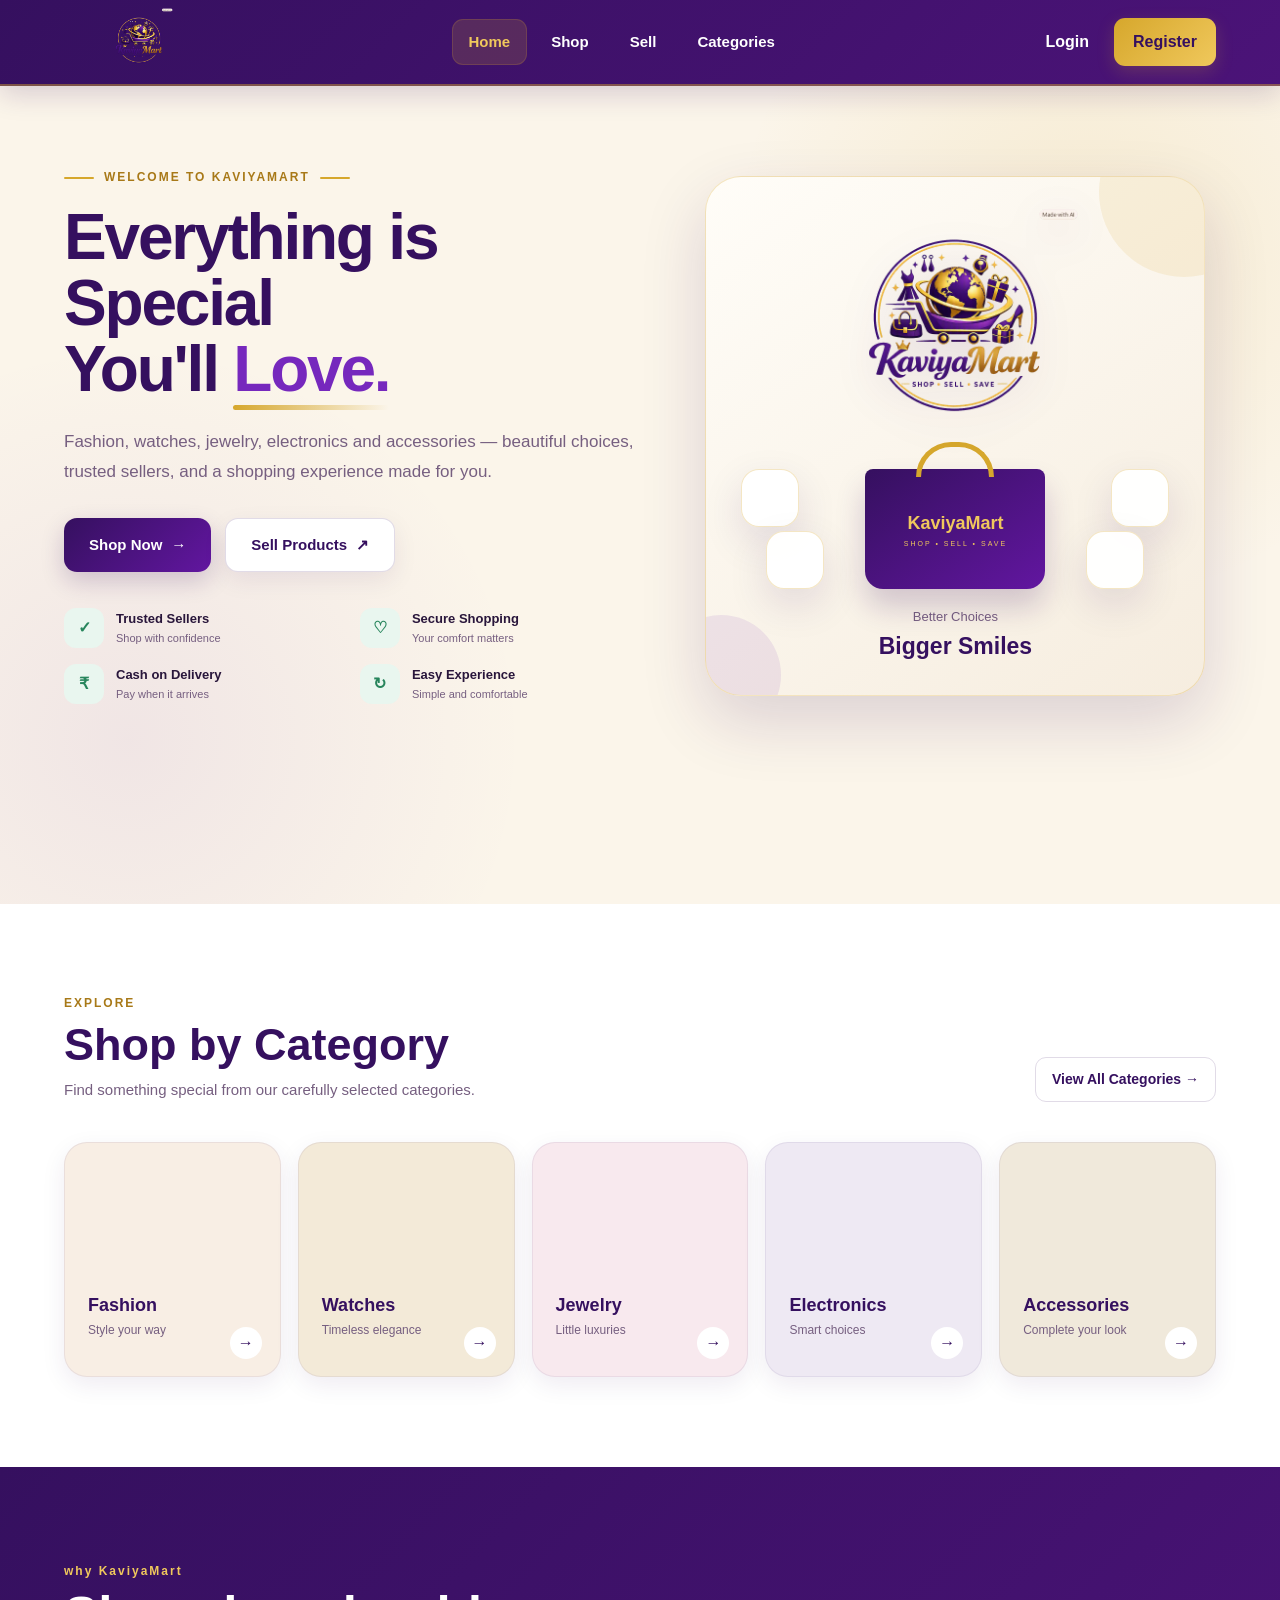
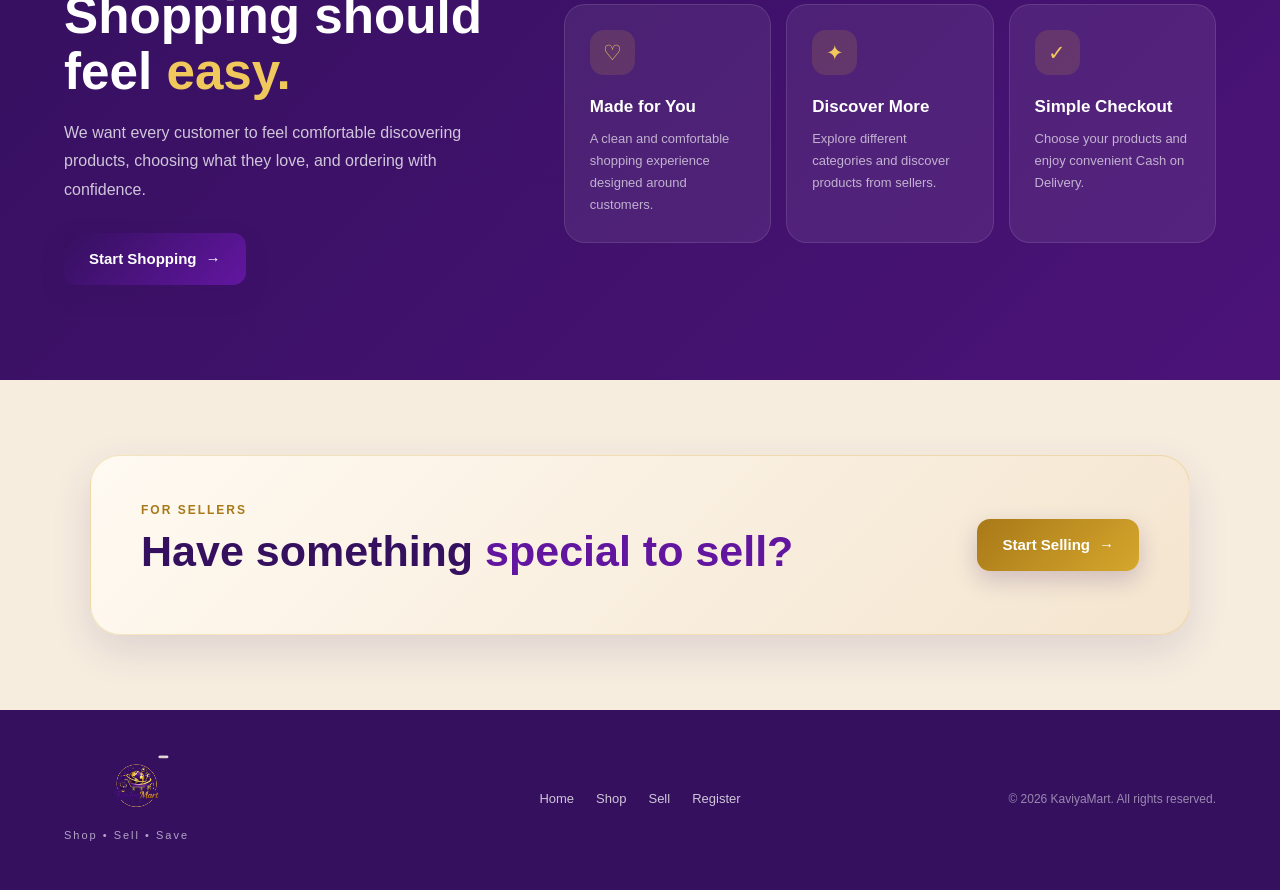
<file: frontend/index.html>
<!DOCTYPE html>
<html lang="en">

<head>
    <meta charset="UTF-8">

    <meta
        name="viewport"
        content="width=device-width, initial-scale=1.0"
    >

    <meta
        name="description"
        content="KaviyaMart - Shop, sell and discover products from trusted sellers."
    >

    <title>KaviyaMart | Shop • Sell • Save</title>

    <link
        rel="stylesheet"
        href="style.css"
    >
</head>


<body>

    <!-- =====================================================
         HEADER
    ====================================================== -->

    <header class="header">

        <a
            href="index.html"
            class="brand-logo"
            aria-label="KaviyaMart Home"
        >
            <img
                src="kaviyamart-logo.png"
                alt="KaviyaMart"
            >
        </a>


        <nav aria-label="Main Navigation">

            <a
                href="index.html"
                class="active"
            >
                Home
            </a>

            <a href="login.html?redirect=buyer.html">
                Shop
            </a>

            <a href="login.html?redirect=seller.html">
                Sell
            </a>

            <a href="#categories">
                Categories
            </a>

        </nav>


       <div  class="header-actions">

            <a
                href="login.html"
              class="header-login" 
            >
                Login
            </a>

            <a
                href="register.html"
                class="header-register"
            >
                Register
            </a>

        </div>

    </header>


    <!-- =====================================================
         HERO SECTION
    ====================================================== -->

    <main>

        <section class="hero">

            <div class="hero-content">

                <div class="hero-text">

                    <div class="hero-eyebrow">
                        <span></span>
                        WELCOME TO KAVIYAMART
                        <span></span>
                    </div>

                               
                    <h1>
                        Everything is Special
                        <br>
                        You'll
                        <span>Love.</span>
                    </h1>


                    <p>
                        Fashion, watches, jewelry, electronics
                        and accessories — beautiful choices,
                        trusted sellers, and a shopping experience
                        made for you.
                    </p>


                    <div class="hero-buttons">

                        <a
                            href="login.html?redirect=buyer.html"
                            class="btn"
                        >
                            Shop Now
                            <span>→</span>
                        </a>


                        <a
                            href="login.html?redirect=seller.html"
                            class="btn secondary-btn"
                        >
                            Sell Products
                            <span>↗</span>
                        </a>

                    </div>


                    <!-- TRUST FEATURES -->

                    <div class="hero-features">

                        <div class="hero-feature">

                            <div class="feature-icon">
                                ✓
                            </div>

                            <div>
                                <strong>
                                    Trusted Sellers
                                </strong>

                                <small>
                                    Shop with confidence
                                </small>
                            </div>

                        </div>


                        <div class="hero-feature">

                            <div class="feature-icon">
                                ♡
                            </div>

                            <div>
                                <strong>
                                    Secure Shopping
                                </strong>

                                <small>
                                    Your comfort matters
                                </small>
                            </div>

                        </div>


                        <div class="hero-feature">

                            <div class="feature-icon">
                                ₹
                            </div>

                            <div>
                                <strong>
                                    Cash on Delivery
                                </strong>

                                <small>
                                    Pay when it arrives
                                </small>
                            </div>

                        </div>


                        <div class="hero-feature">

                            <div class="feature-icon">
                                ↻
                            </div>

                            <div>
                                <strong>
                                    Easy Experience
                                </strong>

                                <small>
                                    Simple and comfortable
                                </small>
                            </div>

                        </div>

                    </div>

                </div>


                <!-- =================================================
                     HERO VISUAL
                ================================================== -->

                <div class="hero-visual">

                    <div class="hero-glow"></div>


                    <div class="hero-visual-card">

                        <div class="hero-decor decor-one"></div>
                        <div class="hero-decor decor-two"></div>


                        <div class="hero-brand-mark">

                            <img
                                src="kaviyamart-logo.png"
                                alt="KaviyaMart Logo"
                            >

                        </div>


                        <div class="hero-shopping-scene">

                            <div class="shopping-bag">

                                <div class="bag-handle"></div>

                                <div class="bag-logo">
                                    KaviyaMart
                                </div>

                                <small>
                                    SHOP • SELL • SAVE
                                </small>

                            </div>


                            <div class="mini-product product-bag">
                                
                            </div>


                            <div class="mini-product product-watch">
                                
                            </div>


                            <div class="mini-product product-gift">
                                
                            </div>


                            <div class="mini-product product-jewelry">
                                
                            </div>

                        </div>


                        <div class="hero-quote">

                            <span>
                                Better Choices
                            </span>

                            <strong>
                                Bigger Smiles
                            </strong>

                        </div>

                    </div>

                </div>

            </div>

        </section>


        <!-- =====================================================
             CATEGORY SECTION
        ====================================================== -->

        <section
            class="categories"
            id="categories"
        >

            <div class="section-heading-row">

                <div>

                    <div class="section-eyebrow">
                        EXPLORE
                    </div>

                    <h2 class="section-title">
                        Shop by Category
                    </h2>

                    <p class="section-subtitle">
                        Find something special from our carefully
                        selected categories.
                    </p>

                </div>


                <a
                    href="login.html?redirect=buyer.html"
                    class="outline-link"
                >
                    View All Categories
                    <span>→</span>
                </a>

            </div>


            <div class="category-grid">

                <!-- Fashion -->

                <a
                    href="login.html?redirect=buyer.html"
                    class="category-card category-fashion"
                >

                    <div class="category-visual">
                        
                    </div>

                    <div class="category-content">

                        <h3>
                            Fashion
                        </h3>

                        <p>
                            Style your way
                        </p>

                        <span class="category-arrow">
                            →
                        </span>

                    </div>

                </a>


                <!-- Watches -->

                <a
                    href="login.html?redirect=buyer.html"
                    class="category-card category-watches"
                >

                    <div class="category-visual">
                        
                    </div>

                    <div class="category-content">

                        <h3>
                            Watches
                        </h3>

                        <p>
                            Timeless elegance
                        </p>

                        <span class="category-arrow">
                            →
                        </span>

                    </div>

                </a>


                <!-- Jewelry -->

                <a
                    href="login.html?redirect=buyer.html"
                    class="category-card category-jewelry"
                >

                    <div class="category-visual">
                        
                    </div>

                    <div class="category-content">

                        <h3>
                            Jewelry
                        </h3>

                        <p>
                            Little luxuries
                        </p>

                        <span class="category-arrow">
                            →
                        </span>

                    </div>

                </a>


                <!-- Electronics -->

                <a
                    href="login.html?redirect=buyer.html"
                    class="category-card category-electronics"
                >

                    <div class="category-visual">
                        
                    </div>

                    <div class="category-content">

                        <h3>
                            Electronics
                        </h3>

                        <p>
                            Smart choices
                        </p>

                        <span class="category-arrow">
                            →
                        </span>

                    </div>

                </a>


                <!-- Accessories -->

                <a
                    href="login.html?redirect=buyer.html"
                    class="category-card category-accessories"
                >

                    <div class="category-visual">
                        
                    </div>

                    <div class="category-content">

                        <h3>
                            Accessories
                        </h3>

                        <p>
                            Complete your look
                        </p>

                        <span class="category-arrow">
                            →
                        </span>

                    </div>

                </a>

            </div>

        </section>


        <!-- =====================================================
             WHY KAVIYAMART
        ====================================================== -->

        <section class="why-section">

            <div class="why-container">

                <div class="why-content">

                    <div class="section-eyebrow">
                        why KaviyaMart
                    </div>

                    <h2>
                        Shopping should feel
                        <span>easy.</span>
                    </h2>

                    <p>
                        We want every customer to feel comfortable
                        discovering products, choosing what they love,
                        and ordering with confidence.
                    </p>


                    <a
                        href="login.html?redirect=buyer.html"
                        class="btn"
                    >
                        Start Shopping
                        <span>→</span>
                    </a>

                </div>


                <div class="why-features">

                    <div class="why-card">

                        <div class="why-icon">
                            ♡
                        </div>

                        <h3>
                            Made for You
                        </h3>

                        <p>
                            A clean and comfortable shopping
                            experience designed around customers.
                        </p>

                    </div>


                    <div class="why-card">

                        <div class="why-icon">
                            ✦
                        </div>

                        <h3>
                            Discover More
                        </h3>

                        <p>
                            Explore different categories and
                            discover products from sellers.
                        </p>

                    </div>


                    <div class="why-card">

                        <div class="why-icon">
                            ✓
                        </div>

                        <h3>
                            Simple Checkout
                        </h3>

                        <p>
                            Choose your products and enjoy
                            convenient Cash on Delivery.
                        </p>

                    </div>

                </div>

            </div>

        </section>


        <!-- =====================================================
             SELLER CTA
        ====================================================== -->

        <section class="seller-cta">

            <div class="seller-cta-inner">

                <div>

                    <div class="section-eyebrow">
                        FOR SELLERS
                    </div>

                    <h2>
                        Have something
                        <span>special to sell?</span>
                    </h2>

                    

                </div>


                <a
                    href="login.html?redirect=seller.html"
                    class="btn gold-btn"
                >
                    Start Selling
                    <span>→</span>
                </a>

            </div>

        </section>

    </main>


    <!-- =====================================================
         FOOTER
    ====================================================== -->

    <footer class="footer">

        <div class="footer-content">

            <div class="footer-brand">

                <img
                    src="kaviyamart-logo.png"
                    alt="KaviyaMart"
                >

                <p>
                    Shop • Sell • Save
                </p>

            </div>


            <div class="footer-links">

                <a href="index.html">
                    Home
                </a>

                <a href="login.html?redirect=buyer.html">
                    Shop
                </a>

                <a href="login.html?redirect=seller.html">
                    Sell
                </a>

                <a href="register.html">
                    Register
                </a>

            </div>


            <div class="footer-copy">

                © 2026 KaviyaMart.
                All rights reserved.

            </div>

        </div>

    </footer>


    <!-- =====================================================
         JAVASCRIPT
    ====================================================== -->

    <script src="script.js"></script>

</body>

</html>
</file>
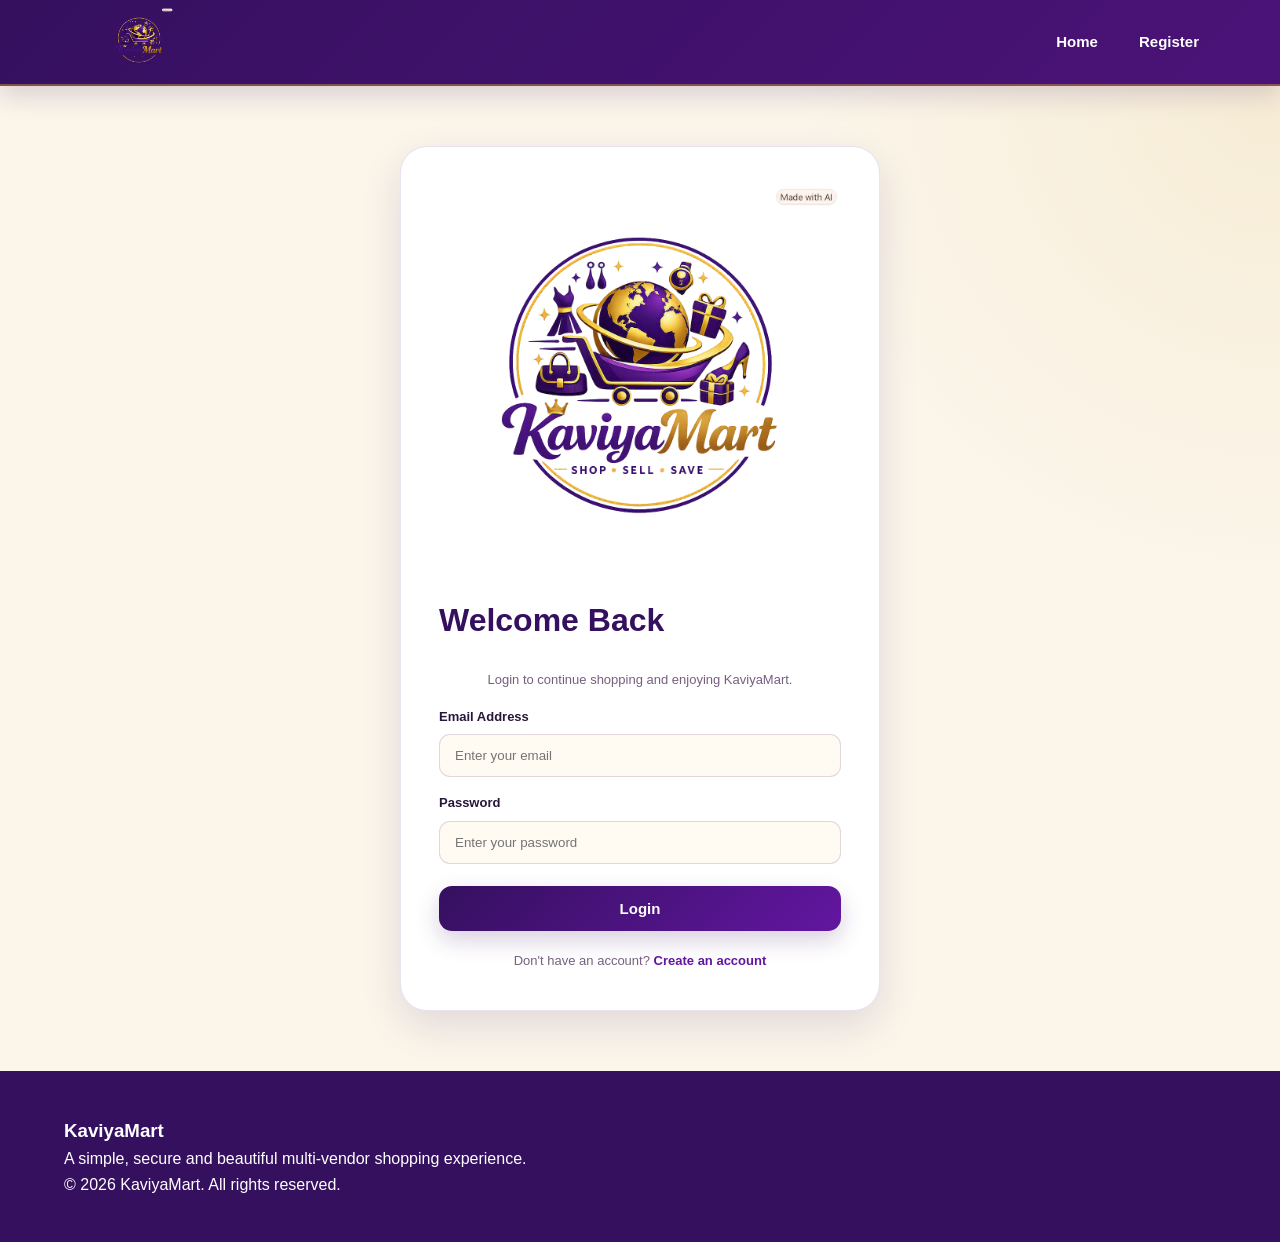
<file: frontend/add-product.html>
<!DOCTYPE html>
<html lang="en">

<head>
    <meta charset="UTF-8">

    <meta
        name="viewport"
        content="width=device-width, initial-scale=1.0"
    >

    <title>Add Product - KaviyaMart</title>

    <link
        rel="stylesheet"
        href="style.css"
    >
</head>


<body>

    <!-- =========================================
         HEADER
    ========================================== -->

    <header class="header">
      
    <a
        href="index.html"
        class="logo"
        aria-label="KaviyaMart Home"
    >
        <img
            src="kaviyamart-logo.png"
            alt="KaviyaMart Logo"
        >
    </a>

       

        <nav>

            <a href="seller.html">
                Dashboard
            </a>

            <a href="index.html">
                Home
            </a>

            <a href="#" id="logoutLink">
                Logout
            </a>

        </nav>

    </header>


    <!-- =========================================
         ADD PRODUCT PAGE
    ========================================== -->

    <main class="form-page">

        <div class="form-container">

            <h1>
                Add New Product
            </h1>


            <form
                id="productForm"
                enctype="multipart/form-data"
            >

                <!-- PRODUCT NAME -->

                <label for="productName">
                    Product Name
                </label>

                <input
                    type="text"
                    id="productName"
                    placeholder="Enter product name"
                    required
                >


                <!-- CATEGORY -->

                <label for="productCategory">
                    Category
                </label>

                <select
                    id="productCategory"
                    required
                >

                    <option value="">
                        Select category
                    </option>

                    <option value="Fashion">
                        Fashion
                    </option>

                    <option value="Watches">
                        Watches
                    </option>

                    <option value="Jewelry">
                        Jewelry
                    </option>

                    <option value="Electronics">
                        Electronics
                    </option>

                    <option value="Accessories">
                        Accessories
                    </option>

                </select>


                <!-- PRICE -->

                <label for="productPrice">
                    Price
                </label>

                <input
                    type="number"
                    id="productPrice"
                    placeholder="Enter price"
                    step="0.01"
                    min="0"
                    
                    required
                >


                <!-- DESCRIPTION -->

                <label for="productDescription">
                    Description
                </label>

                <textarea
                    id="productDescription"
                    rows="5"
                    placeholder="Enter product description"
                    required
                ></textarea>


                <!-- =================================
                     IMAGE UPLOAD
                ================================== -->

                <label for="productImage">
                    Product Image
                </label>

                <input
                    type="file"
                    id="productImage"
                    name="image"
                    accept=".jpg,.jpeg,.png,.webp,image/jpeg,image/png,image/webp"
                    required
                >


                <p >
                    Choose a JPG, PNG, JPEG or WEBP image.
                </p>


                <!-- =================================
                     IMAGE PREVIEW
                ================================== -->

                <div
                    id="imagePreview"
                    style="
                        display:none;
                        margin-top:15px;
                        text-align:center;
                    "
                >

                    <p>
                
                            Image Preview
                        
                    </p>

                    <img
                        id="previewImage"
                        src=""
                        alt="Product Image Preview"
                        style="
                            max-width:250px;
                            max-height:250px;
                            object-fit:contain;
                            border-radius:10px;
                            margin-top:10px;
                        "
                    >

                </div>


                <!-- =================================
                     BUTTONS
                ================================== -->

                <button
                    type="submit"
                    class="btn"
                >
                    Add Product
                </button>


                <button
                    type="button"
                    class="btn"
                    onclick="window.location.href='seller.html'"
                    style="margin-top:10px;"
                >
                    Cancel
                </button>

            </form>

        </div>

    </main>


    <!-- =========================================
         JAVASCRIPT
    ========================================== -->

    <script src="script.js"></script>

</body>

</html>
</file>
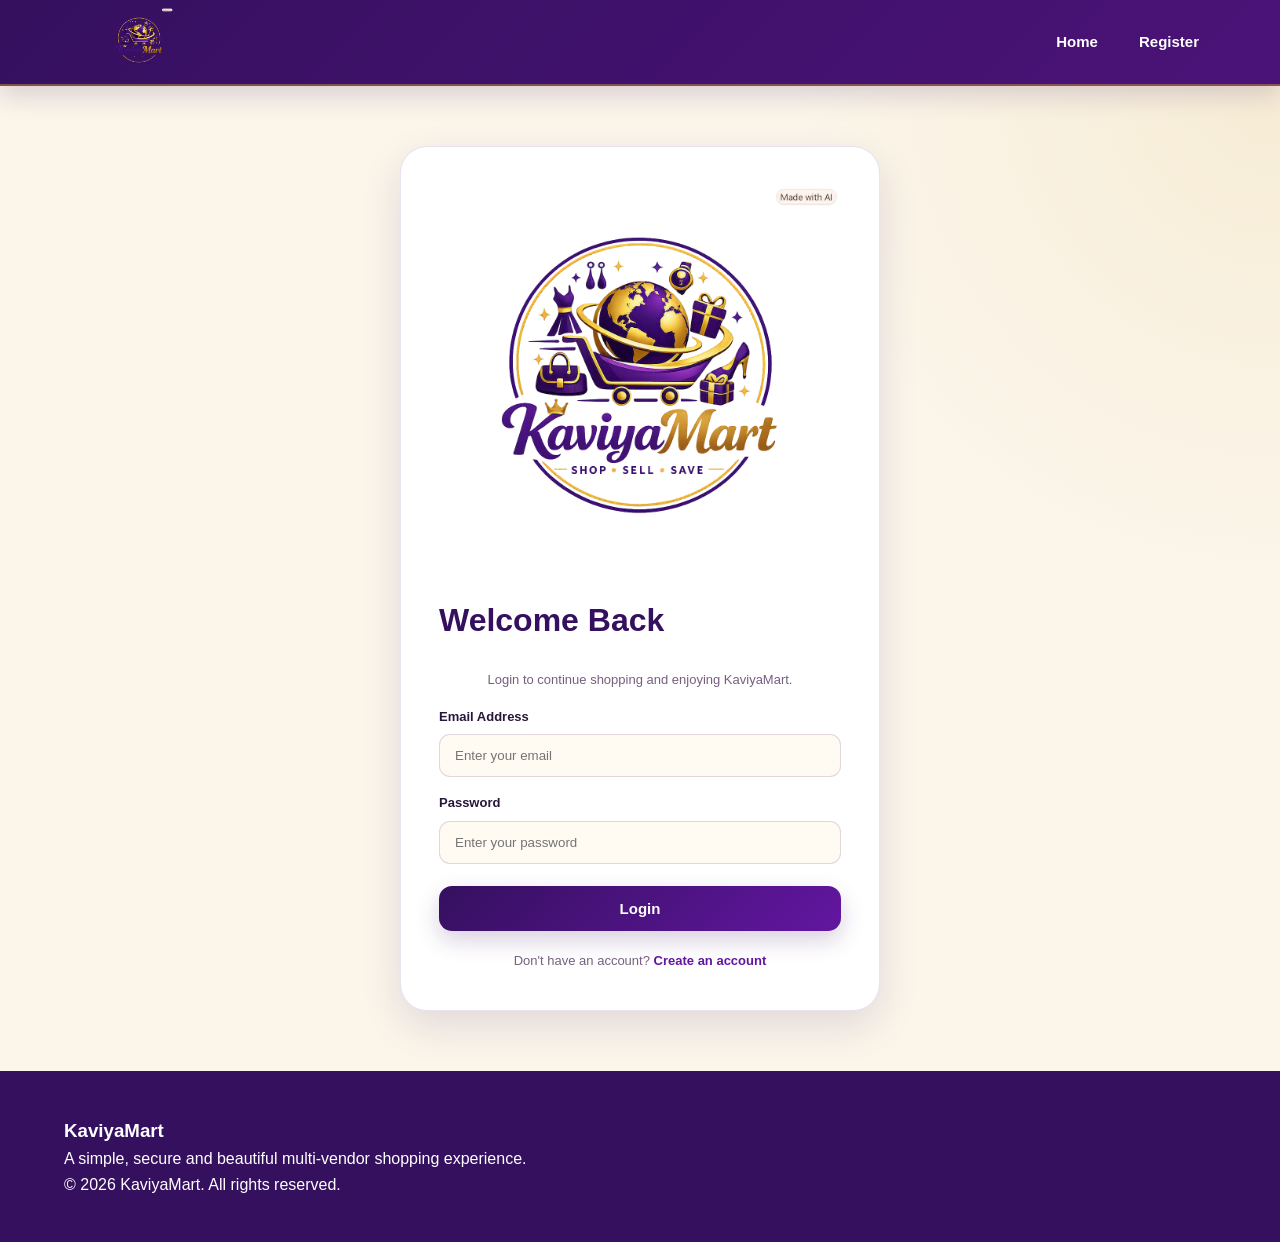
<file: frontend/admin-orders.html>
<!DOCTYPE html>
<html lang="en">

<head>
    <meta charset="UTF-8">
    <meta name="viewport" content="width=device-width, initial-scale=1.0">

    <title>KaviyaMart - Order Management</title>

    <style>
        * {
            margin: 0;
            padding: 0;
            box-sizing: border-box;
        }

        body {
            font-family: Arial, Helvetica, sans-serif;
            background: #fff8ed;
            color: #2b123f;
        }

        /* =========================
           HEADER
        ========================= */

        header {
            height: 78px;
            background: #3b0a57;
            display: flex;
            align-items: center;
            justify-content: space-between;
            padding: 0 45px;
            box-shadow: 0 4px 12px rgba(0, 0, 0, 0.18);
        }

        .logo {
            height: 58px;
            width: auto;
            object-fit: contain;
        }

        nav {
            display: flex;
            align-items: center;
            gap: 28px;
        }

        nav a {
            color: white;
            text-decoration: none;
            font-size: 16px;
            font-weight: 600;
            transition: 0.3s;
        }

        nav a:hover {
            color: #ffd34e;
        }

        .logout {
            background: #f5b700;
            color: #3b0a57 !important;
            padding: 10px 20px;
            border-radius: 8px;
        }

        .logout:hover {
            background: #ffd34e;
        }

        /* =========================
           MAIN
        ========================= */

        .container {
            width: 92%;
            max-width: 1300px;
            margin: 40px auto;
        }

        .top-section {
            display: flex;
            justify-content: space-between;
            align-items: center;
            gap: 20px;
            margin-bottom: 28px;
        }

        .title-section h1 {
            color: #3b0a57;
            font-size: 32px;
            margin-bottom: 8px;
        }

        .title-section p {
            color: #6d5a72;
            font-size: 15px;
        }

        .back-btn {
            background: #3b0a57;
            color: white;
            text-decoration: none;
            padding: 12px 22px;
            border-radius: 8px;
            font-weight: 600;
            white-space: nowrap;
        }

        .back-btn:hover {
            background: #55147a;
        }

        /* =========================
           SUMMARY CARDS
        ========================= */

        .summary-grid {
            display: grid;
            grid-template-columns: repeat(2, 1fr);
            gap: 20px;
            margin-bottom: 28px;
        }

        .summary-card {
            background: linear-gradient(135deg, #3b0a57, #57127c);
            color: white;
            padding: 22px 28px;
            border-radius: 14px;
            box-shadow: 0 6px 18px rgba(59, 10, 87, 0.2);
        }

        .summary-card span {
            display: block;
            font-size: 14px;
            opacity: 0.85;
            margin-bottom: 6px;
        }

        .summary-card strong {
            font-size: 30px;
            color: #ffd34e;
        }

        /* =========================
           TABLE
        ========================= */

        .table-card {
            background: white;
            border-radius: 14px;
            overflow: hidden;
            border: 1px solid #f0e4d5;
            box-shadow: 0 5px 20px rgba(60, 30, 70, 0.12);
        }

        .table-header {
            padding: 20px 25px;
            background: #fff2dc;
            border-bottom: 1px solid #eadbc8;
        }

        .table-header h2 {
            color: #3b0a57;
            font-size: 21px;
        }

        .table-wrapper {
            width: 100%;
            overflow-x: auto;
        }

        table {
            width: 100%;
            border-collapse: collapse;
            min-width: 950px;
        }

        th {
            background: #3b0a57;
            color: white;
            padding: 15px 16px;
            text-align: left;
            font-size: 14px;
        }

        td {
            padding: 15px 16px;
            border-bottom: 1px solid #eee3d7;
            font-size: 14px;
            color: #45334d;
        }

        tbody tr:hover {
            background: #fffaf3;
        }

        tbody tr:last-child td {
            border-bottom: none;
        }

        .order-id {
            color: #3b0a57;
            font-weight: bold;
        }

        .buyer-name {
            color: #3b0a57;
            font-weight: 600;
        }

        .email {
            color: #6d5a72;
        }

        .amount {
            font-weight: bold;
            white-space: nowrap;
        }

        .items {
            text-align: center;
            font-weight: 600;
        }

        .date {
            white-space: nowrap;
            color: #6d5a72;
        }

        /* =========================
           STATUS
        ========================= */

        .status {
            display: inline-block;
            padding: 6px 12px;
            border-radius: 20px;
            font-size: 12px;
            font-weight: bold;
        }

        .status-pending {
            background: #fff0c2;
            color: #8a5a00;
        }

        .status-processing {
            background: #e7ddff;
            color: #54208a;
        }

        .status-shipped {
            background: #dff4ff;
            color: #075985;
        }

        .status-delivered {
            background: #dcfce7;
            color: #166534;
        }

        .status-cancelled {
            background: #fee2e2;
            color: #991b1b;
        }

        /* =========================
           MESSAGES
        ========================= */

        .message {
            text-align: center;
            padding: 45px 20px;
            color: #6d5a72;
            font-size: 16px;
        }

        .error {
            color: #b42318;
        }

        .empty {
            color: #7a687f;
        }

        /* =========================
           FOOTER
        ========================= */

        footer {
            text-align: center;
            padding: 30px 20px;
            margin-top: 45px;
            color: #806e84;
            font-size: 13px;
        }

        /* =========================
           MOBILE
        ========================= */

        @media (max-width: 700px) {

            header {
                padding: 0 18px;
                height: 70px;
            }

            .logo {
                height: 48px;
            }

            nav {
                gap: 12px;
            }

            nav a {
                font-size: 13px;
            }

            .logout {
                padding: 8px 12px;
            }

            .container {
                width: 94%;
                margin: 25px auto;
            }

            .top-section {
                flex-direction: column;
                align-items: flex-start;
            }

            .title-section h1 {
                font-size: 26px;
            }

            .back-btn {
                width: 100%;
                text-align: center;
            }

            .summary-grid {
                grid-template-columns: 1fr;
            }
        }
    </style>
</head>


<body>

<header>

    <a href="admin.html">
        <img
            src="kaviyamart-logo.png"
            alt="KaviyaMart"
            class="logo"
        >
    </a>

    <nav>
        <a href="index.html">Home</a>
        <a href="admin.html">Dashboard</a>
        <a href="#" class="logout" onclick="logout()">Logout</a>
    </nav>

</header>


<main class="container">

    <div class="top-section">

        <div class="title-section">

            <h1>Order Management</h1>

            <p>
                View all customer orders placed on KaviyaMart.
            </p>

        </div>

        <a href="admin.html" class="back-btn">
            ← Back to Dashboard
        </a>

    </div>


    <!-- SUMMARY -->

    <div class="summary-grid">

        <div class="summary-card">

            <span>Total Orders</span>

            <strong id="totalOrders">
                0
            </strong>

        </div>


        <div class="summary-card">

            <span>Total Sales</span>

            <strong id="totalSales">
                ₹0.00
            </strong>

        </div>

    </div>


    <!-- ORDERS TABLE -->

    <div class="table-card">

        <div class="table-header">

            <h2>All Orders</h2>

        </div>


        <div class="table-wrapper">

            <table>

                <thead>

                    <tr>
                        <th>Order ID</th>
                        <th>Buyer</th>
                        <th>Email</th>
                        <th>Total Amount</th>
                        <th>Items</th>
                        <th>Status</th>
                        <th>Order Date</th>
                    </tr>

                </thead>


                <tbody id="ordersTableBody">

                    <tr>

                        <td colspan="7" class="message">
                            Loading orders...
                        </td>

                    </tr>

                </tbody>

            </table>

        </div>

    </div>

</main>


<footer>
    © 2026 KaviyaMart. All rights reserved.
</footer>


<script>

    const API_BASE = "";


    // ==========================================
    // ADMIN AUTHENTICATION
    // ==========================================

    const userId =
        localStorage.getItem("user_id");

    const userRole =
        localStorage.getItem("user_role");


    if (!userId || userRole !== "admin") {

        alert("Admin access required.");

        window.location.href = "login.html";

    }


    // ==========================================
    // LOAD ORDERS
    // ==========================================

    async function loadOrders() {

        const tableBody =
            document.getElementById("ordersTableBody");


        try {

            const response = await fetch(
                `${API_BASE}/api/admin/orders?user_id=${encodeURIComponent(userId)}`
            );


            const data =
                await response.json();


            if (!response.ok || !data.success) {

                throw new Error(
                    data.message ||
                    "Failed to load orders."
                );

            }


            document.getElementById("totalOrders")
                .textContent =
                data.total_orders ?? 0;


            tableBody.innerHTML = "";


            if (
                !data.orders ||
                data.orders.length === 0
            ) {

                tableBody.innerHTML = `
                    <tr>
                        <td colspan="7" class="message empty">
                            No orders available.
                        </td>
                    </tr>
                `;

                return;

            }


            data.orders.forEach(order => {

                const row =
                    document.createElement("tr");


                // ----------------------------------
                // DATE
                // ----------------------------------

                const createdDate =
                    order.created_at
                        ? new Date(
                            order.created_at
                        ).toLocaleDateString(
                            "en-IN",
                            {
                                day: "2-digit",
                                month: "short",
                                year: "numeric"
                            }
                        )
                        : "-";


                // ----------------------------------
                // AMOUNT
                // ----------------------------------

                const amount =
                    Number(
                        order.total_amount || 0
                    ).toLocaleString(
                        "en-IN",
                        {
                            minimumFractionDigits: 2,
                            maximumFractionDigits: 2
                        }
                    );


                // ----------------------------------
                // STATUS
                // ----------------------------------

                const status =
                    String(
                        order.status ||
                        "Pending"
                    );


                const statusClass =
                    getStatusClass(status);


                // ----------------------------------
                // ROW
                // ----------------------------------

                row.innerHTML = `

                    <td class="order-id">
                        #${escapeHtml(order.order_id)}
                    </td>

                    <td class="buyer-name">
                        ${escapeHtml(
                            order.buyer_name || "-"
                        )}
                    </td>

                    <td class="email">
                        ${escapeHtml(
                            order.buyer_email || "-"
                        )}
                    </td>

                    <td class="amount">
                        ₹${escapeHtml(amount)}
                    </td>

                    <td class="items">
                        ${escapeHtml(
                            order.item_count ?? 0
                        )}
                    </td>

                    <td>
                        <span class="status ${statusClass}">
                            ${escapeHtml(status)}
                        </span>
                    </td>

                    <td class="date">
                        ${escapeHtml(createdDate)}
                    </td>

                `;


                tableBody.appendChild(row);

            });

        }

        catch (error) {

            console.error(
                "Order loading error:",
                error
            );


            tableBody.innerHTML = `
                <tr>
                    <td colspan="7" class="message error">
                        Unable to load orders.<br>
                        ${escapeHtml(
                            error.message
                        )}
                    </td>
                </tr>
            `;

        }

    }


    // ==========================================
    // STATUS CLASS
    // ==========================================

    function getStatusClass(status) {

        const value =
            String(status)
                .toLowerCase()
                .trim();


        if (value === "pending") {
            return "status-pending";
        }

        if (
            value === "processing" ||
            value === "confirmed"
        ) {
            return "status-processing";
        }

        if (value === "shipped") {
            return "status-shipped";
        }

        if (value === "delivered") {
            return "status-delivered";
        }

        if (
            value === "cancelled" ||
            value === "canceled"
        ) {
            return "status-cancelled";
        }

        return "status-pending";

    }


    // ==========================================
    // HTML ESCAPE
    // ==========================================

    function escapeHtml(value) {

        return String(value)

            .replace(
                /&/g,
                "&amp;"
            )

            .replace(
                /</g,
                "&lt;"
            )

            .replace(
                />/g,
                "&gt;"
            )

            .replace(
                /"/g,
                "&quot;"
            )

            .replace(
                /'/g,
                "&#039;"
            );

    }


    // ==========================================
    // LOGOUT
    // ==========================================

    function logout() {

        localStorage.removeItem("user_id");

        localStorage.removeItem("user_name");

        localStorage.removeItem("user_role");

        window.location.href =
            "login.html";

    }


    // ==========================================
    // START
    // ==========================================

    loadOrders();

</script>

</body>

</html>
</file>
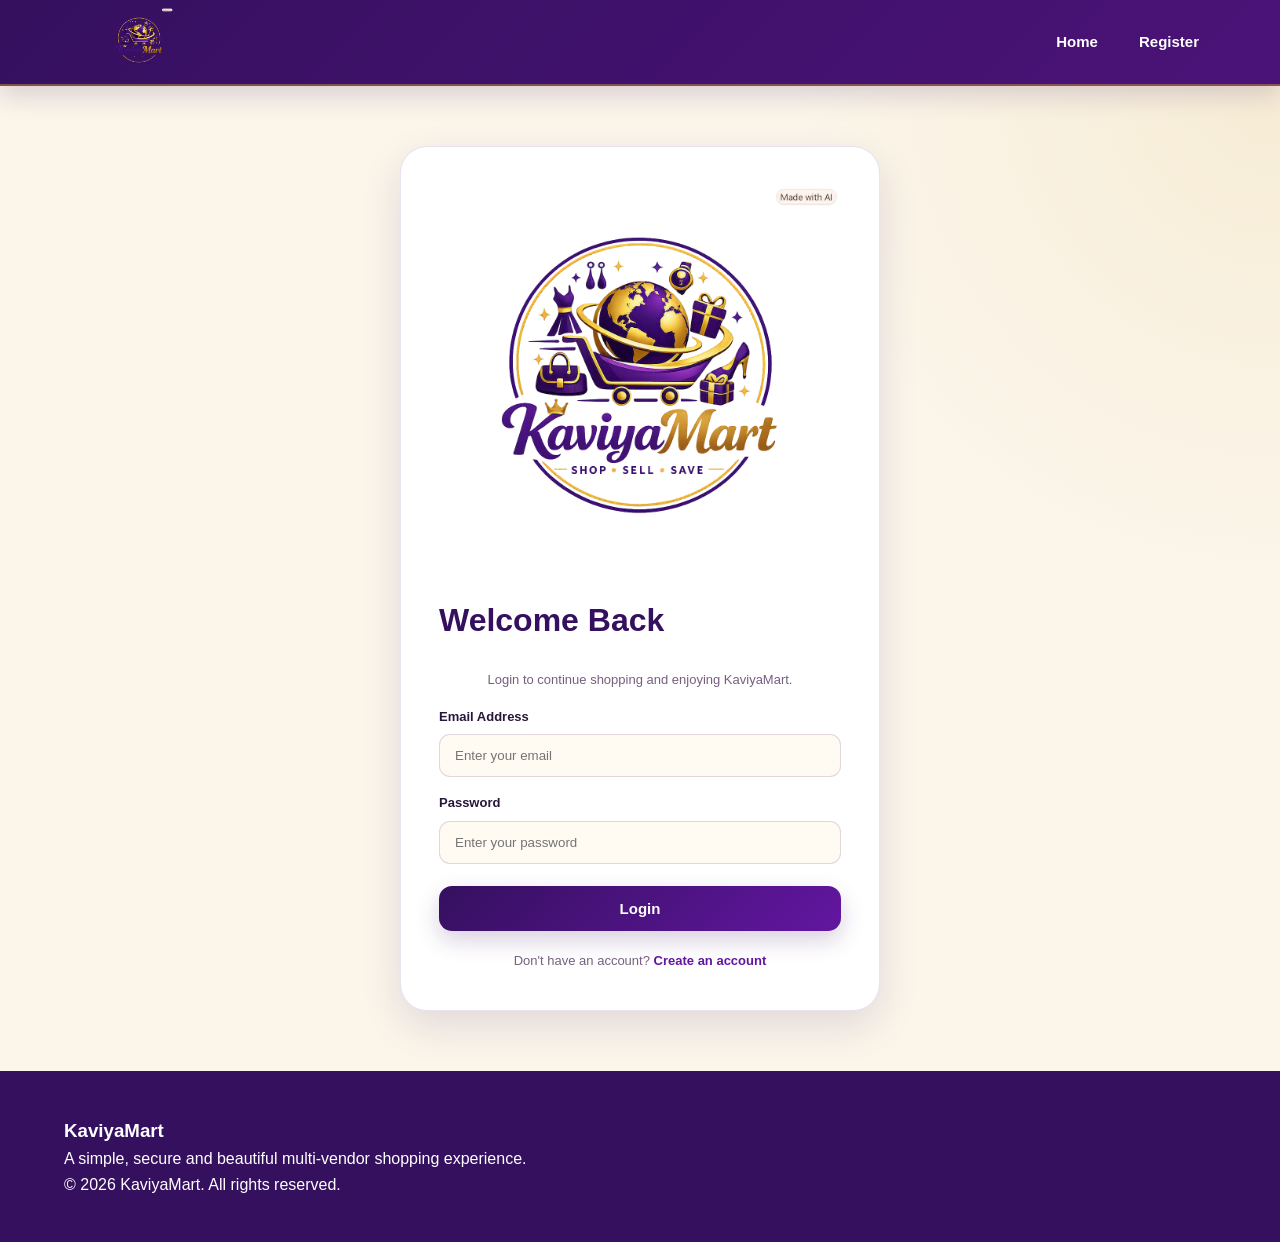
<file: frontend/admin-products.html>
<!DOCTYPE html>
<html lang="en">
<head>
    <meta charset="UTF-8">
    <meta name="viewport" content="width=device-width, initial-scale=1.0">

    <title>KaviyaMart - Product Management</title>

    <style>
        * {
            margin: 0;
            padding: 0;
            box-sizing: border-box;
        }

        body {
            font-family: Arial, Helvetica, sans-serif;
            background: #fff8ed;
            color: #2b123f;
        }

        /* HEADER */

        header {
            height: 78px;
            background: #3b0a57;
            display: flex;
            align-items: center;
            justify-content: space-between;
            padding: 0 45px;
            box-shadow: 0 4px 12px rgba(0, 0, 0, 0.18);
        }

        .logo {
            height: 58px;
            width: auto;
            object-fit: contain;
        }

        nav {
            display: flex;
            align-items: center;
            gap: 28px;
        }

        nav a {
            color: white;
            text-decoration: none;
            font-size: 16px;
            font-weight: 600;
            transition: 0.3s;
        }

        nav a:hover {
            color: #ffd34e;
        }

        .logout {
            background: #f5b700;
            color: #3b0a57 !important;
            padding: 10px 20px;
            border-radius: 8px;
        }

        .logout:hover {
            background: #ffd34e;
        }

        /* MAIN */

        .container {
            width: 92%;
            max-width: 1300px;
            margin: 40px auto;
        }

        .top-section {
            display: flex;
            justify-content: space-between;
            align-items: center;
            margin-bottom: 28px;
            gap: 20px;
        }

        .title-section h1 {
            color: #3b0a57;
            font-size: 32px;
            margin-bottom: 8px;
        }

        .title-section p {
            color: #6d5a72;
            font-size: 15px;
        }

        .back-btn {
            background: #3b0a57;
            color: white;
            text-decoration: none;
            padding: 12px 22px;
            border-radius: 8px;
            font-weight: 600;
        }

        .back-btn:hover {
            background: #55147a;
        }

        /* SUMMARY */

        .summary-card {
            background: linear-gradient(135deg, #3b0a57, #57127c);
            color: white;
            padding: 22px 28px;
            border-radius: 14px;
            margin-bottom: 28px;
            box-shadow: 0 6px 18px rgba(59, 10, 87, 0.2);
        }

        .summary-card span {
            display: block;
            font-size: 14px;
            opacity: 0.85;
            margin-bottom: 6px;
        }

        .summary-card strong {
            font-size: 30px;
            color: #ffd34e;
        }

        /* TABLE */

        .table-card {
            background: white;
            border-radius: 14px;
            overflow: hidden;
            border: 1px solid #f0e4d5;
            box-shadow: 0 5px 20px rgba(60, 30, 70, 0.12);
        }

        .table-header {
            padding: 20px 25px;
            background: #fff2dc;
            border-bottom: 1px solid #eadbc8;
        }

        .table-header h2 {
            color: #3b0a57;
            font-size: 21px;
        }

        .table-wrapper {
            width: 100%;
            overflow-x: auto;
        }

        table {
            width: 100%;
            border-collapse: collapse;
            min-width: 1000px;
        }

        th {
            background: #3b0a57;
            color: white;
            padding: 15px 16px;
            text-align: left;
            font-size: 14px;
        }

        td {
            padding: 15px 16px;
            border-bottom: 1px solid #eee3d7;
            font-size: 14px;
            color: #45334d;
        }

        tbody tr:hover {
            background: #fffaf3;
        }

        tbody tr:last-child td {
            border-bottom: none;
        }

        .product-id {
            color: #3b0a57;
            font-weight: bold;
        }

        .product-name {
            color: #3b0a57;
            font-weight: 600;
        }

        .price {
            font-weight: bold;
            white-space: nowrap;
        }

        .seller {
            font-weight: 600;
        }

        .rating {
            white-space: nowrap;
        }

        .date {
            white-space: nowrap;
            color: #6d5a72;
        }

        /* MESSAGES */

        .message {
            text-align: center;
            padding: 45px 20px;
            color: #6d5a72;
            font-size: 16px;
        }

        .error {
            color: #b42318;
        }

        .empty {
            color: #7a687f;
        }

        /* FOOTER */

        footer {
            text-align: center;
            padding: 30px 20px;
            margin-top: 45px;
            color: #806e84;
            font-size: 13px;
        }

        /* MOBILE */

        @media (max-width: 700px) {

            header {
                padding: 0 18px;
                height: 70px;
            }

            .logo {
                height: 48px;
            }

            nav {
                gap: 12px;
            }

            nav a {
                font-size: 13px;
            }

            .logout {
                padding: 8px 12px;
            }

            .container {
                width: 94%;
                margin: 25px auto;
            }

            .top-section {
                flex-direction: column;
                align-items: flex-start;
            }

            .title-section h1 {
                font-size: 26px;
            }

            .back-btn {
                width: 100%;
                text-align: center;
            }
        }
    </style>
</head>

<body>

<header>

    <a href="admin.html">
        <img
            src="kaviyamart-logo.png"
            alt="KaviyaMart"
            class="logo"
        >
    </a>

    <nav>
        <a href="index.html">Home</a>
        <a href="admin.html">Dashboard</a>
        <a href="#" class="logout" onclick="logout()">Logout</a>
    </nav>

</header>


<main class="container">

    <div class="top-section">

        <div class="title-section">
            <h1>Product Management</h1>
            <p>View all products listed by KaviyaMart sellers.</p>
        </div>

        <a href="admin.html" class="back-btn">
            ← Back to Dashboard
        </a>

    </div>


    <div class="summary-card">

        <span>Total Products</span>

        <strong id="totalProducts">
            0
        </strong>

    </div>


    <div class="table-card">

        <div class="table-header">
            <h2>All Products</h2>
        </div>

        <div class="table-wrapper">

            <table>

                <thead>
                    <tr>
                        <th>Product ID</th>
                        <th>Product Name</th>
                        <th>Category</th>
                        <th>Price</th>
                        <th>Seller</th>
                        <th>Rating</th>
                        <th>Created Date</th>
                    </tr>
                </thead>

                <tbody id="productsTableBody">

                    <tr>
                        <td colspan="7" class="message">
                            Loading products...
                        </td>
                    </tr>

                </tbody>

            </table>

        </div>

    </div>

</main>


<footer>
    © 2026 KaviyaMart. All rights reserved.
</footer>


<script>

    const API_BASE = "";


    // ==========================================
    // ADMIN AUTHENTICATION
    // ==========================================

    const userId = localStorage.getItem("user_id");
    const userRole = localStorage.getItem("user_role");

    if (!userId || userRole !== "admin") {

        alert("Admin access required.");

        window.location.href = "login.html";
    }


    // ==========================================
    // LOAD PRODUCTS
    // ==========================================

    async function loadProducts() {

        const tableBody =
            document.getElementById("productsTableBody");

        try {

            const response = await fetch(
                `${API_BASE}/api/admin/products?user_id=${encodeURIComponent(userId)}`
            );

            const data = await response.json();


            if (!response.ok || !data.success) {

                throw new Error(
                    data.message || "Failed to load products."
                );
            }


            document.getElementById("totalProducts").textContent =
                data.total_products ?? 0;


            tableBody.innerHTML = "";


            if (!data.products || data.products.length === 0) {

                tableBody.innerHTML = `
                    <tr>
                        <td colspan="7" class="message empty">
                            No products available.
                        </td>
                    </tr>
                `;

                return;
            }


            data.products.forEach(product => {

                const row = document.createElement("tr");


                const createdDate =
                    product.created_at
                        ? new Date(product.created_at).toLocaleDateString(
                            "en-IN",
                            {
                                day: "2-digit",
                                month: "short",
                                year: "numeric"
                            }
                        )
                        : "-";


                const price =
                    Number(product.price || 0).toLocaleString(
                        "en-IN",
                        {
                            minimumFractionDigits: 2,
                            maximumFractionDigits: 2
                        }
                    );


                const rating =
                    Number(product.rating || 0).toFixed(1);


                row.innerHTML = `

                    <td class="product-id">
                        #${escapeHtml(product.product_id)}
                    </td>

                    <td class="product-name">
                        ${escapeHtml(product.product_name || "-")}
                    </td>

                    <td>
                        ${escapeHtml(product.category || "-")}
                    </td>

                    <td class="price">
                        ₹${escapeHtml(price)}
                    </td>

                    <td class="seller">
                        ${escapeHtml(product.seller_name || "-")}
                    </td>

                    <td class="rating">
                        ⭐ ${escapeHtml(rating)}
                    </td>

                    <td class="date">
                        ${escapeHtml(createdDate)}
                    </td>

                `;


                tableBody.appendChild(row);

            });

        }

        catch (error) {

            console.error("Product loading error:", error);

            tableBody.innerHTML = `
                <tr>
                    <td colspan="7" class="message error">
                        Unable to load products.<br>
                        ${escapeHtml(error.message)}
                    </td>
                </tr>
            `;

        }

    }


    // ==========================================
    // HTML ESCAPE
    // ==========================================

    function escapeHtml(value) {

        return String(value)
            .replace(/&/g, "&amp;")
            .replace(/</g, "&lt;")
            .replace(/>/g, "&gt;")
            .replace(/"/g, "&quot;")
            .replace(/'/g, "&#039;");

    }


    // ==========================================
    // LOGOUT
    // ==========================================

    function logout() {

        localStorage.removeItem("user_id");
        localStorage.removeItem("user_name");
        localStorage.removeItem("user_role");

        window.location.href = "login.html";

    }


    // ==========================================
    // START
    // ==========================================

    loadProducts();

</script>

</body>
</html>
</file>
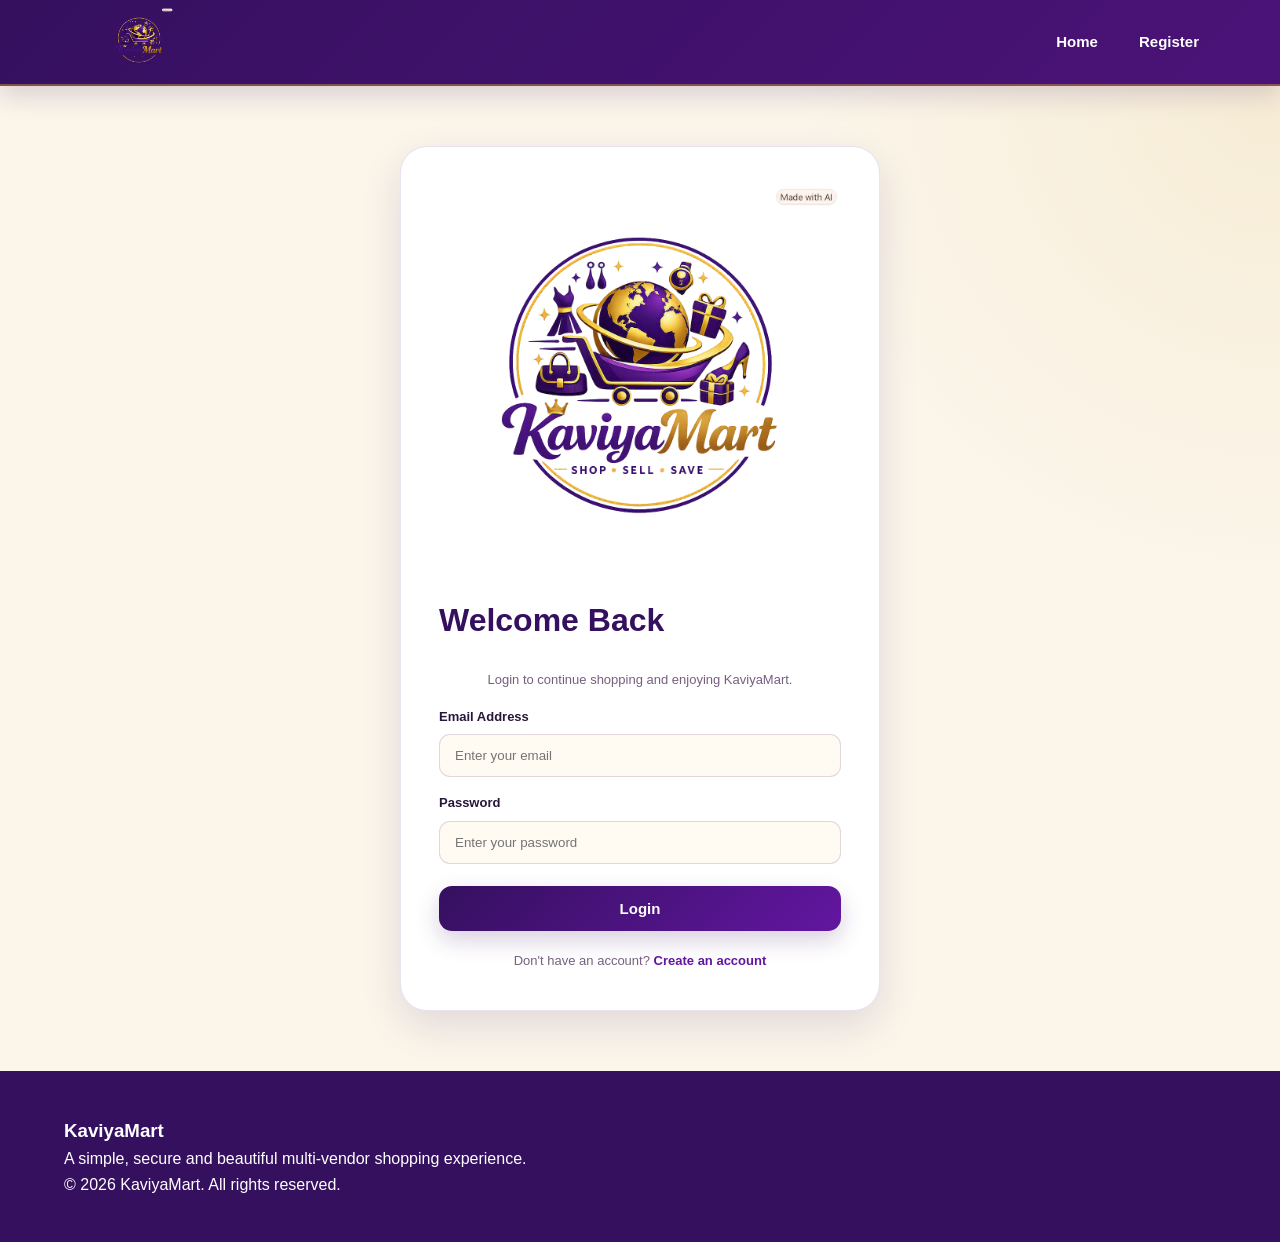
<file: frontend/admin.html>
<!DOCTYPE html>
<html lang="en">

<head>

    <meta charset="UTF-8">

    <meta name="viewport"
          content="width=device-width, initial-scale=1.0">

    <title>KaviyaMart - Admin Dashboard</title>


    <style>

        /* =====================================================
           RESET
        ===================================================== */

        * {
            margin: 0;
            padding: 0;
            box-sizing: border-box;
        }


        /* =====================================================
           ORIGINAL KAVIYAMART COLORS
        ===================================================== */

        :root {

            --deep-violet: #45106f;
            --violet: #5b148c;
            --bright-violet: #7020b5;

            --gold: #e3b52f;
            --gold-dark: #bd8b12;

            --cream: #fff8ec;
            --peach: #f8eee0;

            --white: #ffffff;

            --dark-text: #260b46;
            --normal-text: #604d70;

            --green: #159878;

            --border: #eadfce;
        }


        /* =====================================================
           BODY
        ===================================================== */

        body {

            font-family:
                Arial,
                Helvetica,
                sans-serif;

            background: var(--cream);

            color: var(--dark-text);

            min-height: 100vh;
        }


        /* =====================================================
           HEADER
        ===================================================== */

        header {

            background:
                linear-gradient(
                    135deg,
                    var(--deep-violet),
                    var(--violet)
                );

            min-height: 120px;

            padding: 14px 6%;

            display: flex;

            align-items: center;

            justify-content: space-between;

            border-bottom:
                4px solid var(--gold);
        }


        /* =====================================================
           LOGO
        ===================================================== */

        .logo {

            width: 125px;

            height: 95px;

            object-fit: contain;

            display: block;
        }


        /* =====================================================
           NAVIGATION
        ===================================================== */

        nav {

            display: flex;

            align-items: center;

            gap: 28px;
        }


        nav a {

            text-decoration: none;

            color: white;

            font-size: 17px;

            font-weight: bold;

            padding: 11px 17px;

            border-radius: 9px;

            transition: 0.2s;
        }


        nav a:hover {

            background:
                rgba(227, 181, 47, 0.18);

            color: var(--gold);
        }


        nav a.active {

            background:
                rgba(227, 181, 47, 0.18);

            border:
                1px solid rgba(227, 181, 47, 0.35);
        }


        /* =====================================================
           LOGOUT
        ===================================================== */

        .logout-btn {

            border: none;

            background: var(--gold);

            color: var(--deep-violet);

            padding: 12px 22px;

            border-radius: 9px;

            font-size: 15px;

            font-weight: bold;

            cursor: pointer;

            transition: 0.2s;
        }


        .logout-btn:hover {

            background: #f0c746;

            transform: translateY(-1px);
        }


        /* =====================================================
           MAIN
        ===================================================== */

        main {

            width: 90%;

            max-width: 1150px;

            margin:
                38px auto 60px;
        }


        /* =====================================================
           WELCOME
        ===================================================== */

        .welcome {

            text-align: center;

            margin-bottom: 38px;
        }


        .welcome h1 {

            color: var(--deep-violet);

            font-size: 34px;

            margin-bottom: 10px;

            font-weight: 800;
        }


        .welcome h1::after {

            content: "";

            display: block;

            width: 70px;

            height: 4px;

            background: var(--gold);

            margin: 12px auto 0;

            border-radius: 5px;
        }


        .welcome p {

            color: var(--normal-text);

            font-size: 17px;

            margin-top: 14px;
        }


        /* =====================================================
           SECTION TITLE
        ===================================================== */

        .section-title {

            color: var(--deep-violet);

            font-size: 24px;

            margin-bottom: 20px;

            font-weight: 800;
        }


        /* =====================================================
           STATISTICS
        ===================================================== */

        .stats-grid {

            display: grid;

            grid-template-columns:
                repeat(3, 1fr);

            gap: 20px;

            margin-bottom: 48px;
        }


        .stat-card {

            background: var(--white);

            border:
                1px solid var(--border);

            border-radius: 14px;

            padding: 24px;

            box-shadow:
                0 5px 16px
                rgba(69, 16, 111, 0.08);

            position: relative;

            overflow: hidden;
        }


        .stat-card::before {

            content: "";

            position: absolute;

            left: 0;

            top: 0;

            width: 5px;

            height: 100%;

            background: var(--gold);
        }


        .stat-card h3 {

            color: var(--normal-text);

            font-size: 15px;

            margin-bottom: 12px;

            font-weight: 600;
        }


        .stat-number {

            color: var(--deep-violet);

            font-size: 31px;

            font-weight: 800;
        }


        /* =====================================================
           MANAGEMENT
        ===================================================== */

        .management-grid {

            display: grid;

            grid-template-columns:
                repeat(2, 1fr);

            gap: 22px;

            margin-bottom: 40px;
        }


        .manage-card {

            background: var(--white);

            border:
                1px solid var(--border);

            border-radius: 14px;

            padding: 26px;

            box-shadow:
                0 5px 16px
                rgba(69, 16, 111, 0.07);

            transition: 0.2s;
        }


        .manage-card:hover {

            transform: translateY(-2px);

            box-shadow:
                0 8px 20px
                rgba(69, 16, 111, 0.12);
        }


        .manage-icon {

            width: 52px;

            height: 52px;

            display: flex;

            align-items: center;

            justify-content: center;

            background:
                #eaf7f2;

            border-radius: 12px;

            font-size: 25px;

            margin-bottom: 16px;
        }


        .manage-card h3 {

            color: var(--deep-violet);

            font-size: 21px;

            margin-bottom: 8px;
        }


        .manage-card p {

            color: var(--normal-text);

            font-size: 15px;

            line-height: 1.55;

            margin-bottom: 19px;
        }


        /* =====================================================
           VIEW BUTTON
        ===================================================== */

        .view-btn {

            background:
                linear-gradient(
                    135deg,
                    var(--deep-violet),
                    var(--bright-violet)
                );

            color: white;

            border: none;

            padding: 12px 23px;

            border-radius: 9px;

            font-size: 15px;

            font-weight: bold;

            cursor: pointer;

            transition: 0.2s;
        }


        .view-btn:hover {

            background:
                linear-gradient(
                    135deg,
                    var(--violet),
                    #8229ca
                );

            transform: translateY(-1px);
        }


        /* =====================================================
           ADMIN INFORMATION
        ===================================================== */

        .admin-info {

            background: var(--white);

            border:
                1px solid var(--border);

            border-radius: 14px;

            padding: 24px;

            box-shadow:
                0 5px 16px
                rgba(69, 16, 111, 0.06);
        }


        .admin-info h3 {

            color: var(--deep-violet);

            font-size: 20px;

            margin-bottom: 15px;
        }


        .admin-info p {

            color: var(--normal-text);

            margin: 7px 0;

            font-size: 15px;
        }


        .admin-info strong {

            color: var(--dark-text);
        }


        /* =====================================================
           FOOTER
        ===================================================== */

        footer {

            background:
                var(--deep-violet);

            color: white;

            text-align: center;

            padding: 18px;

            font-size: 14px;

            border-top:
                3px solid var(--gold);
        }


        /* =====================================================
           RESPONSIVE
        ===================================================== */

        @media (max-width: 800px) {

            header {

                flex-direction: column;

                gap: 12px;

                padding: 15px;
            }


            nav {

                flex-wrap: wrap;

                justify-content: center;

                gap: 8px;
            }


            .stats-grid {

                grid-template-columns:
                    repeat(2, 1fr);
            }


            .management-grid {

                grid-template-columns: 1fr;
            }
        }


        @media (max-width: 500px) {

            main {

                width: 92%;
            }


            .logo {

                width: 110px;

                height: 85px;
            }


            .stats-grid {

                grid-template-columns: 1fr;
            }


            .welcome h1 {

                font-size: 28px;
            }


            nav a {

                font-size: 14px;

                padding: 8px 10px;
            }
        }

    </style>

</head>


<body>


<!-- =========================================================
     HEADER
========================================================= -->

<header>


    <!-- LARGE KAVIYAMART LOGO -->

    <a href="index.html">

        <img
            src="kaviyamart-logo.png"
            alt="KaviyaMart Logo"
            class="logo"
        >

    </a>


    <!-- NAVIGATION -->

    <nav>

        <a href="index.html">
            Home
        </a>

        <a
            href="admin.html"
            class="active">
            Dashboard
        </a>

        <button
            class="logout-btn"
            onclick="logout()">

            Logout

        </button>

    </nav>

</header>



<!-- =========================================================
     MAIN
========================================================= -->

<main>


    <!-- =====================================================
         WELCOME
    ====================================================== -->

    <section class="welcome">

        <h1>
            Admin Dashboard
        </h1>

        <p>
            Welcome,
            <strong id="adminName">
                Admin
            </strong>
        </p>

    </section>



    <!-- =====================================================
         PLATFORM OVERVIEW
    ====================================================== -->

    <h2 class="section-title">
        Platform Overview
    </h2>


    <div class="stats-grid">


        <!-- TOTAL USERS -->

        <div class="stat-card">

            <h3>
                Total Users
            </h3>

            <div
                class="stat-number"
                id="totalUsers">

                Loading...

            </div>

        </div>


        <!-- TOTAL SELLERS -->

        <div class="stat-card">

            <h3>
                Total Sellers
            </h3>

            <div
                class="stat-number"
                id="totalSellers">

                Loading...

            </div>

        </div>


        <!-- TOTAL BUYERS -->

        <div class="stat-card">

            <h3>
                Total Buyers
            </h3>

            <div
                class="stat-number"
                id="totalBuyers">

                Loading...

            </div>

        </div>


        <!-- TOTAL PRODUCTS -->

        <div class="stat-card">

            <h3>
                Total Products
            </h3>

            <div
                class="stat-number"
                id="totalProducts">

                Loading...

            </div>

        </div>


        <!-- TOTAL ORDERS -->

        <div class="stat-card">

            <h3>
                Total Orders
            </h3>

            <div
                class="stat-number"
                id="totalOrders">

                Loading...

            </div>

        </div>


        <!-- TOTAL SALES -->

        <div class="stat-card">

            <h3>
                Total Sales
            </h3>

            <div
                class="stat-number"
                id="totalSales">

                Loading...

            </div>

        </div>

    </div>



    <!-- =====================================================
         MANAGEMENT
    ====================================================== -->

    <h2 class="section-title">
        Management
    </h2>


    <div class="management-grid">


        <!-- =================================================
             VIEW SELLERS
        ================================================== -->

        <div class="manage-card">

            <div class="manage-icon">
                🏪
            </div>

            <h3>
                View Sellers
            </h3>

            <p>
                View sellers registered on the
                KaviyaMart platform.
            </p>

            <button
                class="view-btn"
                onclick="openSellers()">

                View Sellers

            </button>

        </div>



        <!-- =================================================
             VIEW BUYERS
        ================================================== -->

        <div class="manage-card">

            <div class="manage-icon">
                🛒
            </div>

            <h3>
                View Buyers
            </h3>

            <p>
                View buyers registered on the
                KaviyaMart platform.
            </p>

            <button
                class="view-btn"
                onclick="openBuyers()">

                View Buyers

            </button>

        </div>



        <!-- =================================================
             VIEW PRODUCTS
        ================================================== -->

        <div class="manage-card">

            <div class="manage-icon">
                📦
            </div>

            <h3>
                View Products
            </h3>

            <p>
                View all products listed by sellers
                on KaviyaMart.
            </p>

            <button
                class="view-btn"
                onclick="openProducts()">

                View Products

            </button>

        </div>



        <!-- =================================================
             VIEW ORDERS
        ================================================== -->

        <div class="manage-card">

            <div class="manage-icon">
                📋
            </div>

            <h3>
                View Orders
            </h3>

            <p>
                View and monitor orders placed
                by buyers.
            </p>

            <button
                class="view-btn"
                onclick="openOrders()">

                View Orders

            </button>

        </div>

    </div>



    <!-- =====================================================
         ADMIN INFORMATION
    ====================================================== -->

    <div class="admin-info">

        <h3>
            Admin Information
        </h3>


        <p>

            <strong>
                Name:
            </strong>

            <span id="adminInfoName">
                Loading...
            </span>

        </p>


        <p>

            <strong>
                Email:
            </strong>

            <span id="adminEmail">
                Loading...
            </span>

        </p>


        <p>

            <strong>
                Role:
            </strong>

            Administrator

        </p>

    </div>

</main>



<!-- =========================================================
     FOOTER
========================================================= -->

<footer>

    © 2026 KaviyaMart. Admin Dashboard.

</footer>



<script>


    /* =========================================================
       ADMIN AUTHENTICATION
    ========================================================= */


    const userId =
        localStorage.getItem("user_id");


    const userRole =
        localStorage.getItem("user_role");


    const userName =
        localStorage.getItem("user_name");


    const userEmail =
        localStorage.getItem("user_email");



    /* =========================================================
       PROTECT ADMIN PAGE
    ========================================================= */


    if (!userId || userRole !== "admin") {

        alert(
            "Admin access required."
        );

        window.location.href =
            "login.html";
    }



    /* =========================================================
       DISPLAY ADMIN INFORMATION
    ========================================================= */


    document.getElementById(
        "adminName"
    ).textContent =
        userName || "Kaviya Admin";


    document.getElementById(
        "adminInfoName"
    ).textContent =
        userName || "Kaviya Admin";


    document.getElementById(
        "adminEmail"
    ).textContent =
        userEmail || "admin@gmail.com";



    /* =========================================================
       LOAD ADMIN STATISTICS
    ========================================================= */


    async function loadAdminStats() {

        try {

            const response =
                await fetch(
                    `/api/admin/stats?user_id=${encodeURIComponent(userId)}`
                );


            const data =
                await response.json();


            console.log(
                "Admin statistics:",
                data
            );


            if (
                !response.ok ||
                !data.success
            ) {

                throw new Error(
                    data.message ||
                    "Failed to load statistics."
                );
            }


            /* TOTAL USERS */

            document.getElementById(
                "totalUsers"
            ).textContent =
                data.total_users;


            /* TOTAL SELLERS */

            document.getElementById(
                "totalSellers"
            ).textContent =
                data.total_sellers;


            /* TOTAL BUYERS */

            document.getElementById(
                "totalBuyers"
            ).textContent =
                data.total_buyers;


            /* TOTAL PRODUCTS */

            document.getElementById(
                "totalProducts"
            ).textContent =
                data.total_products;


            /* TOTAL ORDERS */

            document.getElementById(
                "totalOrders"
            ).textContent =
                data.total_orders;


            /* TOTAL SALES */

            document.getElementById(
                "totalSales"
            ).textContent =
                "₹" +
                Number(
                    data.total_sales || 0
                ).toLocaleString(
                    "en-IN"
                );

        }

        catch (error) {

            console.error(
                "Failed to load admin statistics:",
                error
            );


            document.getElementById(
                "totalUsers"
            ).textContent = "-";


            document.getElementById(
                "totalSellers"
            ).textContent = "-";


            document.getElementById(
                "totalBuyers"
            ).textContent = "-";


            document.getElementById(
                "totalProducts"
            ).textContent = "-";


            document.getElementById(
                "totalOrders"
            ).textContent = "-";


            document.getElementById(
                "totalSales"
            ).textContent = "-";
        }
    }



    /* =========================================================
       MANAGEMENT BUTTONS

       These will be connected to the actual admin pages
       in the next step.
    ========================================================= */


   function openSellers() {

    window.location.href =
        "admin-sellers.html";

}
function openBuyers() {

    window.location.href =
        "admin-buyers.html";

}

function openProducts() {
    window.location.href = "admin-products.html";
}
   function openOrders() {
    window.location.href = "admin-orders.html";
}
    



    /* =========================================================
       LOGOUT
    ========================================================= */


    function logout() {

        localStorage.removeItem(
            "user_id"
        );

        localStorage.removeItem(
            "user_name"
        );

        localStorage.removeItem(
            "user_email"
        );

        localStorage.removeItem(
            "user_role"
        );


        window.location.href =
            "index.html";
    }



    /* =========================================================
       START ADMIN DASHBOARD
    ========================================================= */


    loadAdminStats();

</script>


</body>

</html>
</file>
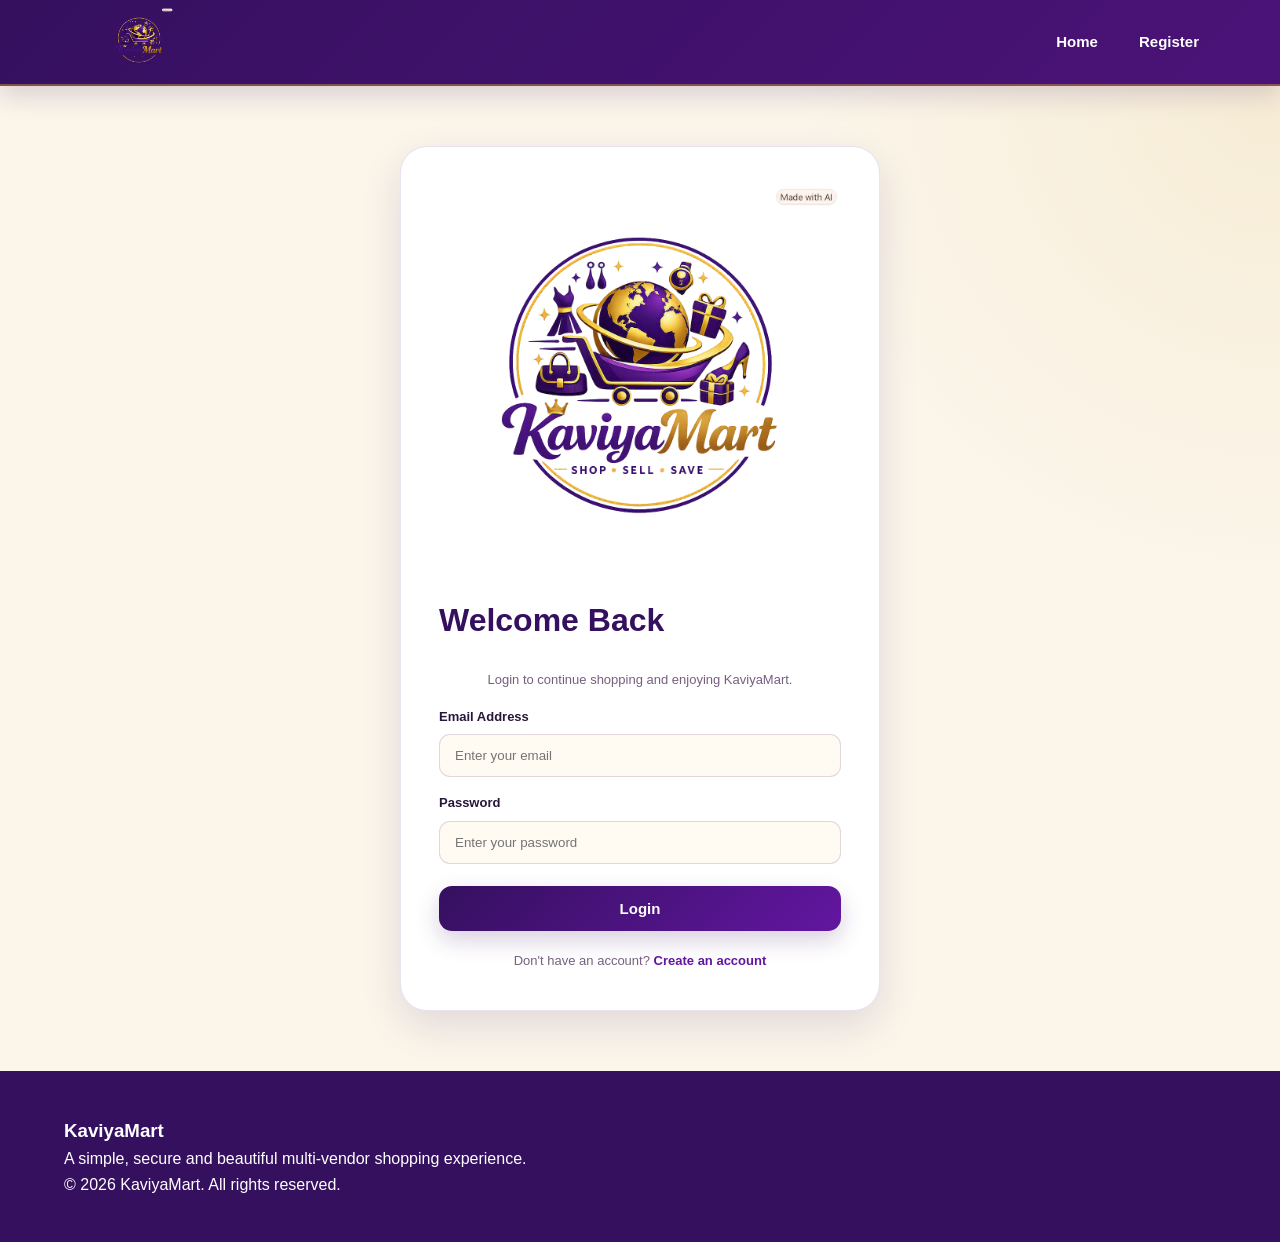
<file: frontend/checkout.html>
<!DOCTYPE html>
<html lang="en">

<head>

    <meta charset="UTF-8">

    <meta
        name="viewport"
        content="width=device-width, initial-scale=1.0"
    >

    <title>Checkout - KaviyaMart</title>

    <link
        rel="stylesheet"
        href="style.css"
    >

    <style>

        /* =====================================================
           CHECKOUT PAGE
           ===================================================== */

        .checkout-page {

            min-height: 100vh;

            background: #f7efdf;

            padding:
                40px
                20px
                70px;
        }


        .checkout-wrapper {

            max-width: 1150px;

            margin: 0 auto;
        }


        /* =====================================================
           HEADER
           ===================================================== */

        .checkout-header {

            margin-bottom: 30px;
        }


        .checkout-header h1 {

            color: #35105c;

            font-size: 36px;

            margin-bottom: 8px;
        }


        .checkout-header p {

            color: #6d5a48;

            font-size: 15px;
        }


        /* =====================================================
           LAYOUT
           ===================================================== */

        .checkout-layout {

            display: grid;

            grid-template-columns:
                1.35fr
                0.85fr;

            gap: 28px;

            align-items: start;
        }


        .checkout-card {

            background: #fffaf0;

            border:
                1px solid
                #e6d4b8;

            border-radius: 20px;

            padding: 28px;

            box-shadow:
                0 12px 35px
                rgba(53, 16, 92, 0.10);
        }


        .checkout-card h2 {

            color: #35105c;

            margin-bottom: 22px;

            font-size: 22px;
        }


        .checkout-section {

            margin-bottom: 28px;
        }


        .checkout-section:last-child {

            margin-bottom: 0;
        }


        /* =====================================================
           FORM
           ===================================================== */

        .form-row {

            display: grid;

            grid-template-columns:
                1fr
                1fr;

            gap: 16px;
        }


        .checkout-field {

            margin-bottom: 17px;
        }


        .checkout-field label {

            display: block;

            margin-bottom: 7px;

            font-weight: 700;

            color: #45205f;
        }


        .checkout-field input,
        .checkout-field textarea {

            width: 100%;

            padding:
                13px
                15px;

            border:
                1px solid
                #d9c4a5;

            border-radius: 10px;

            background: #fffdf8;

            color: #30231b;

            font-size: 15px;

            outline: none;

            transition:
                border-color
                0.2s,
                box-shadow
                0.2s;
        }


        .checkout-field input:focus,
        .checkout-field textarea:focus {

            border-color: #6f2da8;

            box-shadow:
                0 0 0 3px
                rgba(111, 45, 168, 0.12);
        }


        .checkout-field textarea {

            resize: vertical;

            min-height: 100px;
        }


        /* =====================================================
           PAYMENT
           ===================================================== */

        .payment-option {

            border:
                2px solid
                #6f2da8;

            border-radius: 14px;

            padding: 17px;

            background: #f5e9d2;

            display: flex;

            align-items: center;

            gap: 14px;

            cursor: pointer;
        }


        .payment-option input {

            width: 19px;

            height: 19px;

            accent-color: #6f2da8;

            flex-shrink: 0;
        }


        .payment-title {

            font-weight: 800;

            color: #35105c;

            display: block;
        }


        .payment-subtitle {

            display: block;

            margin-top: 4px;

            color: #6d5a48;

            font-size: 13px;
        }


        /* =====================================================
           ORDER ITEMS
           ===================================================== */

        .order-items {

            display: flex;

            flex-direction: column;

            gap: 15px;

            margin-bottom: 22px;
        }


        .checkout-item {

            display: flex;

            align-items: center;

            gap: 13px;

            padding-bottom: 15px;

            border-bottom:
                1px solid
                #eadcc6;
        }


        .checkout-item:last-child {

            border-bottom: none;

            padding-bottom: 0;
        }


        .checkout-item-image {

            width: 72px;

            height: 72px;

            border-radius: 12px;

            object-fit: cover;

            background: #eadcc6;

            flex-shrink: 0;
        }


        .checkout-item-info {

            flex: 1;

            min-width: 0;
        }


        .checkout-item-name {

            font-weight: 800;

            color: #35105c;

            margin-bottom: 5px;

            word-break: break-word;
        }


        .checkout-item-qty {

            color: #796652;

            font-size: 13px;
        }


        .checkout-item-price {

            font-weight: 800;

            color: #5c1b2b;

            white-space: nowrap;
        }


        /* =====================================================
           SUMMARY
           ===================================================== */

        .summary-row {

            display: flex;

            justify-content: space-between;

            gap: 15px;

            margin: 13px 0;

            color: #5d4b3c;
        }


        .summary-row strong {

            color: #35105c;
        }


        .summary-total {

            border-top:
                2px solid
                #d9c4a5;

            margin-top: 18px;

            padding-top: 18px;

            display: flex;

            justify-content: space-between;

            gap: 15px;

            font-size: 23px;

            font-weight: 900;

            color: #35105c;
        }


        .cod-badge {

            display: inline-flex;

            align-items: center;

            gap: 7px;

            margin-top: 18px;

            padding:
                8px
                12px;

            border-radius: 20px;

            background: #e7f3e8;

            color: #246b35;

            font-size: 13px;

            font-weight: 800;
        }


        /* =====================================================
           PLACE ORDER
           ===================================================== */

        .place-order-btn {

            width: 100%;

            margin-top: 24px;

            border: none;

            border-radius: 12px;

            padding: 16px;

            background: #5c1b2b;

            color: #fff;

            font-size: 17px;

            font-weight: 800;

            cursor: pointer;

            transition:
                0.2s;
        }


        .place-order-btn:hover {

            background: #42131f;

            transform:
                translateY(-1px);
        }


        .place-order-btn:disabled {

            opacity: 0.65;

            cursor: not-allowed;

            transform: none;
        }


        /* =====================================================
           CONTINUE SHOPPING
           ===================================================== */

        .back-shop-btn {

            display: inline-block;

            margin-top: 18px;

            color: #6f2da8;

            font-weight: 700;

            text-decoration: none;
        }


        .back-shop-btn:hover {

            text-decoration: underline;
        }


        /* =====================================================
           ERROR
           ===================================================== */

        .checkout-error {

            display: none;

            background: #fbe8e8;

            border:
                1px solid
                #d99a9a;

            color: #8b2020;

            padding: 13px;

            border-radius: 10px;

            margin-bottom: 18px;

            font-weight: 600;
        }


        /* =====================================================
           EMPTY CHECKOUT
           ===================================================== */

        .empty-checkout {

            text-align: center;

            padding:
                70px
                20px;
        }


        .empty-checkout h2 {

            margin-bottom: 10px;
        }


        .empty-checkout p {

            color: #6d5a48;

            margin-bottom: 5px;
        }


        /* =====================================================
           SUCCESS SCREEN
           ===================================================== */

        .order-success {

            display: none;

            min-height: 70vh;

            align-items: center;

            justify-content: center;
        }


        .success-card {

            width: 100%;

            max-width: 600px;

            text-align: center;

            background: #fffaf0;

            border:
                1px solid
                #e6d4b8;

            border-radius: 24px;

            padding:
                45px
                30px;

            box-shadow:
                0 15px 45px
                rgba(53, 16, 92, 0.12);
        }


        .success-icon {

            width: 76px;

            height: 76px;

            border-radius: 50%;

            margin:
                0 auto
                20px;

            display: flex;

            align-items: center;

            justify-content: center;

            background: #e7f3e8;

            color: #246b35;

            font-size: 40px;

            font-weight: 900;
        }


        .success-card h1 {

            color: #35105c;

            margin-bottom: 10px;

            font-size: 30px;
        }


        .success-card p {

            color: #6d5a48;

            margin-bottom: 8px;

            line-height: 1.6;
        }


        .success-order-id {

            display: inline-block;

            margin:
                20px
                0;

            padding:
                10px
                18px;

            border-radius: 10px;

            background: #f5e9d2;

            color: #35105c;

            font-weight: 900;
        }


        .success-total {

            font-size: 25px;

            font-weight: 900;

            color: #5c1b2b;

            margin-bottom: 25px;
        }


        .success-actions {

            display: flex;

            gap: 12px;

            justify-content: center;

            flex-wrap: wrap;
        }


        .success-actions a {

            text-decoration: none;

            padding:
                12px
                20px;

            border-radius: 10px;

            font-weight: 800;
        }


        .success-shop {

            background: #6f2da8;

            color: white;
        }


        .success-home {

            background: #eadcc6;

            color: #35105c;
        }


        /* =====================================================
           MOBILE
           ===================================================== */

        @media (max-width: 850px) {

            .checkout-layout {

                grid-template-columns: 1fr;
            }
        }


        @media (max-width: 600px) {

            .checkout-page {

                padding:
                    25px
                    14px
                    50px;
            }


            .checkout-header h1 {

                font-size: 29px;
            }


            .checkout-card {

                padding: 20px;
            }


            .form-row {

                grid-template-columns: 1fr;

                gap: 0;
            }


            .checkout-item-image {

                width: 60px;

                height: 60px;
            }


            .checkout-item-price {

                font-size: 14px;
            }


            .summary-total {

                font-size: 20px;
            }


            .success-card {

                padding:
                    35px
                    20px;
            }


            .success-card h1 {

                font-size: 25px;
            }

        }

    </style>

</head>


<body>


<main class="checkout-page">

    <div class="checkout-wrapper">


        <!-- =================================================
             CHECKOUT CONTENT
             ================================================= -->

        <div id="checkoutContent">


            <div class="checkout-header">

                <h1>
                    Checkout
                </h1>

                <p>
                    Complete your delivery details
                    and place your order.
                </p>

            </div>


            <!-- ERROR -->

            <div
                id="checkoutError"
                class="checkout-error"
            ></div>


            <div class="checkout-layout">


                <!-- =================================================
                     LEFT SIDE
                     ================================================= -->

                <div class="checkout-card">


                    <div class="checkout-section">


                        <h2>
                            📦 Delivery Details
                        </h2>


                        <form id="checkoutForm">


                            <!-- NAME + MOBILE -->

                            <div class="form-row">


                                <div class="checkout-field">

                                    <label
                                        for="checkoutName"
                                    >
                                        Full Name
                                    </label>

                                    <input
                                        type="text"
                                        id="checkoutName"
                                        required
                                        autocomplete="name"
                                        placeholder="Enter your full name"
                                    >

                                </div>


                                <div class="checkout-field">

                                    <label
                                        for="checkoutMobile"
                                    >
                                        Mobile Number
                                    </label>

                                    <input
                                        type="tel"
                                        id="checkoutMobile"
                                        required
                                        pattern="[0-9]{10}"
                                        maxlength="10"
                                        autocomplete="tel"
                                        inputmode="numeric"
                                        placeholder="10-digit mobile number"
                                    >

                                </div>


                            </div>


                            <!-- ADDRESS -->

                            <div class="checkout-field">

                                <label
                                    for="checkoutAddress"
                                >
                                    Delivery Address
                                </label>

                                <textarea
                                    id="checkoutAddress"
                                    required
                                    autocomplete="street-address"
                                    placeholder="House / Door No, Street, Area"
                                ></textarea>

                            </div>


                            <!-- CITY + PIN -->

                            <div class="form-row">


                                <div class="checkout-field">

                                    <label
                                        for="checkoutCity"
                                    >
                                        City
                                    </label>

                                    <input
                                        type="text"
                                        id="checkoutCity"
                                        required
                                        autocomplete="address-level2"
                                        placeholder="City"
                                    >

                                </div>


                                <div class="checkout-field">

                                    <label
                                        for="checkoutPincode"
                                    >
                                        PIN Code
                                    </label>

                                    <input
                                        type="text"
                                        id="checkoutPincode"
                                        required
                                        pattern="[0-9]{6}"
                                        maxlength="6"
                                        inputmode="numeric"
                                        autocomplete="postal-code"
                                        placeholder="6-digit PIN"
                                    >

                                </div>


                            </div>


                            <!-- =================================================
                                 PAYMENT
                                 ================================================= -->

                            <div class="checkout-section">


                                <h2>
                                    💵 Payment Method
                                </h2>


                                <label
                                    class="payment-option"
                                >


                                    <input
                                        type="radio"
                                        name="paymentMethod"
                                        value="COD"
                                        checked
                                    >


                                    <span>

                                        <span
                                            class="payment-title"
                                        >
                                            Cash on Delivery
                                        </span>


                                        <span
                                            class="payment-subtitle"
                                        >
                                            Pay when your order
                                            is delivered
                                        </span>

                                    </span>


                                </label>


                            </div>


                            <!-- PLACE ORDER -->

                            <button
                                type="submit"
                                class="place-order-btn"
                                id="placeOrderBtn"
                            >
                                Place Order — Cash on Delivery
                            </button>


                        </form>


                        <a
                            href="buyer.html"
                            class="back-shop-btn"
                        >
                            ← Continue Shopping
                        </a>


                    </div>


                </div>


                <!-- =================================================
                     RIGHT SIDE - ORDER SUMMARY
                     ================================================= -->

                <div class="checkout-card">


                    <h2>
                        🧾 Order Summary
                    </h2>


                    <div
                        id="checkoutItems"
                        class="order-items"
                    ></div>


                    <div class="summary-row">

                        <span>
                            Subtotal
                        </span>

                        <strong
                            id="checkoutSubtotal"
                        >
                            ₹0.00
                        </strong>

                    </div>


                    <div class="summary-row">

                        <span>
                            Delivery
                        </span>

                        <strong>
                            FREE
                        </strong>

                    </div>


                    <div class="summary-total">

                        <span>
                            Total
                        </span>

                        <span
                            id="checkoutTotal"
                        >
                            ₹0.00
                        </span>

                    </div>


                    <div class="cod-badge">

                        ✓ Cash on Delivery

                    </div>


                </div>


            </div>

        </div>


        <!-- =================================================
             ORDER SUCCESS
             ================================================= -->

        <div
            id="orderSuccess"
            class="order-success"
        >


            <div class="success-card">


                <div class="success-icon">
                    ✓
                </div>


                <h1>
                    Order Placed Successfully!
                </h1>


                <p>
                    Thank you for shopping with
                    KaviyaMart.
                </p>


                <div
                    id="successOrderId"
                    class="success-order-id"
                >
                    Order ID: —
                </div>


                <div
                    id="successTotal"
                    class="success-total"
                >
                    ₹0.00
                </div>


                <p>
                    Your order will be delivered
                    to the address you provided.
                </p>


                <div class="success-actions">


                    <a
                        href="buyer.html"
                        class="success-shop"
                    >
                        Continue Shopping
                    </a>


                    <a
                        href="index.html"
                        class="success-home"
                    >
                        Back to Home
                    </a>


                </div>


            </div>


        </div>


    </div>

</main>


<!-- =====================================================
     EXISTING KAVIYAMART SCRIPT
     ===================================================== -->

<script src="script.js"></script>


<script>

    // =====================================================
    // CHECKOUT PAGE
    // =====================================================

    let checkoutItems = [];


    // =====================================================
    // PAGE LOAD
    // =====================================================

    document.addEventListener(
        "DOMContentLoaded",
        function () {

            const userId =
                localStorage.getItem(
                    "user_id"
                );


            const role =
                localStorage.getItem(
                    "user_role"
                );


            // -------------------------------------------------
            // LOGIN PROTECTION
            // -------------------------------------------------

            if (!userId) {

                window.location.href =
                    "login.html";

                return;
            }


            // -------------------------------------------------
            // BUYER PROTECTION
            // -------------------------------------------------

            if (role !== "buyer") {

                alert(
                    "Please login as a buyer to checkout."
                );

                window.location.href =
                    "login.html";

                return;
            }


            // -------------------------------------------------
            // GET CHECKOUT ITEMS
            // -------------------------------------------------

            checkoutItems =
                getCheckoutItems();


            // -------------------------------------------------
            // EMPTY CHECKOUT
            // -------------------------------------------------

            if (
                !checkoutItems ||
                checkoutItems.length === 0
            ) {

                document.getElementById(
                    "checkoutContent"
                ).innerHTML = `

                    <div class="checkout-card empty-checkout">

                        <h2>
                            Your cart is empty
                        </h2>

                        <p>
                            Add a product before
                            continuing to checkout.
                        </p>

                        <a
                            href="buyer.html"
                            class="back-shop-btn"
                        >
                            ← Go to Shop
                        </a>

                    </div>

                `;

                return;
            }


            // -------------------------------------------------
            // DISPLAY PRODUCTS
            // -------------------------------------------------

            loadCheckout();


            // -------------------------------------------------
            // PREFILL USER INFORMATION
            // -------------------------------------------------

            prefillBuyerDetails();

        }
    );


    // =====================================================
    // GET CHECKOUT ITEMS
    // =====================================================

    function getCheckoutItems() {

        // -------------------------------------------------
        // BUY NOW
        // -------------------------------------------------

        const buyNowData =
            sessionStorage.getItem(
                "kaviyaMartBuyNow"
            );


        if (buyNowData) {

            try {

                const product =
                    JSON.parse(
                        buyNowData
                    );


                return [

                    {
                        ...product,

                        quantity:
                            Number(
                                product.quantity || 1
                            )
                    }

                ];

            }
            catch (error) {

                console.error(
                    "Buy Now data error:",
                    error
                );

                return [];
            }

        }


        // -------------------------------------------------
        // CART
        // -------------------------------------------------

        try {

            if (
                typeof getCart ===
                "function"
            ) {

                return getCart();
            }


            return [];

        }
        catch (error) {

            console.error(
                "Cart error:",
                error
            );

            return [];
        }

    }


    // =====================================================
    // IMAGE URL
    // =====================================================

    function checkoutImageUrl(
        imagePath
    ) {

        if (!imagePath) {

            return "";
        }


        if (
            imagePath.startsWith(
                "http://"
            ) ||
            imagePath.startsWith(
                "https://"
            )
        ) {

            return imagePath;
        }


        if (
            imagePath.startsWith("/")
        ) {

            return imagePath;
        }


        return "/" + imagePath;

    }


    // =====================================================
    // LOAD CHECKOUT
    // =====================================================

    function loadCheckout() {

        const container =
            document.getElementById(
                "checkoutItems"
            );


        container.innerHTML = "";


        let subtotal = 0;


        checkoutItems.forEach(
            function (item) {

                const quantity =
                    Number(
                        item.quantity || 1
                    );


                const price =
                    Number(
                        item.price || 0
                    );


                const itemTotal =
                    price * quantity;


                subtotal += itemTotal;


                const div =
                    document.createElement(
                        "div"
                    );


                div.className =
                    "checkout-item";


                const image =
                    checkoutImageUrl(
                        item.image_path
                    );


                div.innerHTML = `

                    ${
                        image
                        ?
                        `
                            <img
                                src="${image}"
                                class="checkout-item-image"
                                alt=""
                                onerror="this.style.display='none';"
                            >
                        `
                        :
                        `
                            <div
                                class="checkout-item-image"
                            ></div>
                        `
                    }


                    <div class="checkout-item-info">

                        <div class="checkout-item-name">

                            ${escapeCheckoutHtml(
                                item.product_name
                            )}

                        </div>


                        <div class="checkout-item-qty">

                            Quantity:
                            ${quantity}

                        </div>

                    </div>


                    <div class="checkout-item-price">

                        ₹${itemTotal.toFixed(2)}

                    </div>

                `;


                container.appendChild(
                    div
                );

            }
        );


        document.getElementById(
            "checkoutSubtotal"
        ).textContent =
            "₹" +
            subtotal.toFixed(2);


        document.getElementById(
            "checkoutTotal"
        ).textContent =
            "₹" +
            subtotal.toFixed(2);

    }


    // =====================================================
    // ESCAPE HTML
    // =====================================================

    function escapeCheckoutHtml(
        value
    ) {

        return String(
            value || ""
        )

        .replace(
            /&/g,
            "&amp;"
        )

        .replace(
            /</g,
            "&lt;"
        )

        .replace(
            />/g,
            "&gt;"
        )

        .replace(
            /"/g,
            "&quot;"
        )

        .replace(
            /'/g,
            "&#039;"
        );

    }


    // =====================================================
    // PREFILL USER DETAILS
    // =====================================================

    function prefillBuyerDetails() {

        const savedName =
            localStorage.getItem(
                "user_name"
            );


        if (savedName) {

            document.getElementById(
                "checkoutName"
            ).value =
                savedName;
        }

    }


    // =====================================================
    // PLACE ORDER
    // =====================================================

    document.getElementById(
        "checkoutForm"
    ).addEventListener(
        "submit",
        async function (event) {

            event.preventDefault();


            const userId =
                localStorage.getItem(
                    "user_id"
                );


            // -------------------------------------------------
            // LOGIN CHECK
            // -------------------------------------------------

            if (!userId) {

                window.location.href =
                    "login.html";

                return;
            }


            // -------------------------------------------------
            // ITEMS CHECK
            // -------------------------------------------------

            if (
                !checkoutItems ||
                checkoutItems.length === 0
            ) {

                showCheckoutError(
                    "Your cart is empty."
                );

                return;
            }


            // -------------------------------------------------
            // READ FORM
            // -------------------------------------------------

            const name =
                document.getElementById(
                    "checkoutName"
                ).value.trim();


            const mobile =
                document.getElementById(
                    "checkoutMobile"
                ).value.trim();


            const address =
                document.getElementById(
                    "checkoutAddress"
                ).value.trim();


            const city =
                document.getElementById(
                    "checkoutCity"
                ).value.trim();


            const pincode =
                document.getElementById(
                    "checkoutPincode"
                ).value.trim();


            // -------------------------------------------------
            // BASIC VALIDATION
            // -------------------------------------------------

            if (
                !name ||
                !mobile ||
                !address ||
                !city ||
                !pincode
            ) {

                showCheckoutError(
                    "Please complete all delivery details."
                );

                return;
            }


            if (
                !/^[0-9]{10}$/.test(
                    mobile
                )
            ) {

                showCheckoutError(
                    "Please enter a valid 10-digit mobile number."
                );

                return;
            }


            if (
                !/^[0-9]{6}$/.test(
                    pincode
                )
            ) {

                showCheckoutError(
                    "Please enter a valid 6-digit PIN code."
                );

                return;
            }


            // -------------------------------------------------
            // CALCULATE TOTAL
            // -------------------------------------------------

            const totalAmount =
                checkoutItems.reduce(
                    function (
                        total,
                        item
                    ) {

                        const price =
                            Number(
                                item.price || 0
                            );


                        const quantity =
                            Number(
                                item.quantity || 1
                            );


                        return (
                            total +
                            (
                                price *
                                quantity
                            )
                        );

                    },
                    0
                );


            // -------------------------------------------------
            // BUTTON LOADING
            // -------------------------------------------------

            const placeButton =
                document.getElementById(
                    "placeOrderBtn"
                );


            placeButton.disabled =
                true;


            placeButton.textContent =
                "Placing Order...";


            // -------------------------------------------------
            // PREPARE PRODUCTS
            // -------------------------------------------------

            const items =
                checkoutItems.map(
                    function (item) {

                        return {

                            product_id:
                                Number(
                                    item.product_id
                                ),

                            quantity:
                                Number(
                                    item.quantity || 1
                                )

                        };

                    }
                );


            // -------------------------------------------------
            // ORDER DATA
            // IMPORTANT:
            // total_amount is included here.
            // -------------------------------------------------

            const orderData = {

                user_id:
                    Number(
                        userId
                    ),


                total_amount:
                    Number(
                        totalAmount.toFixed(2)
                    ),


                items:
                    items,


                payment_method:
                    "COD",


                delivery_name:
                    name,


                delivery_mobile:
                    mobile,


                delivery_address:
                    address,


                delivery_city:
                    city,


                delivery_pincode:
                    pincode

            };


            console.log(
                "Sending order:",
                orderData
            );


            // -------------------------------------------------
            // SEND REQUEST
            // -------------------------------------------------

            try {

                const response =
                    await fetch(
                        "/api/orders",
                        {

                            method:
                                "POST",


                            headers: {

                                "Content-Type":
                                    "application/json"

                            },


                            body:
                                JSON.stringify(
                                    orderData
                                )

                        }
                    );


                let result;


                try {

                    result =
                        await response.json();

                }
                catch (jsonError) {

                    console.error(
                        "Invalid server response:",
                        jsonError
                    );


                    showCheckoutError(
                        "Server returned an invalid response."
                    );


                    placeButton.disabled =
                        false;


                    placeButton.textContent =
                        "Place Order — Cash on Delivery";


                    return;
                }


                console.log(
                    "Order response:",
                    result
                );


                // -------------------------------------------------
                // SUCCESS
                // -------------------------------------------------

                if (
                    response.ok &&
                    result.success
                ) {

                    const wasBuyNow =
                        sessionStorage.getItem(
                            "kaviyaMartBuyNow"
                        ) !== null;


                    // Clear Buy Now
                    sessionStorage.removeItem(
                        "kaviyaMartBuyNow"
                    );


                    // Clear cart only for
                    // normal cart checkout
                    if (
                        !wasBuyNow &&
                        typeof saveCart ===
                            "function"
                    ) {

                        saveCart([]);

                    }


                    // Hide checkout
                    document.getElementById(
                        "checkoutContent"
                    ).style.display =
                        "none";


                    // Show success
                    document.getElementById(
                        "orderSuccess"
                    ).style.display =
                        "flex";


                    // Order ID
                    document.getElementById(
                        "successOrderId"
                    ).textContent =
                        "Order ID: #" +
                        (
                            result.order_id
                            || "—"
                        );


                    // Total
                    document.getElementById(
                        "successTotal"
                    ).textContent =
                        "₹" +
                        Number(
                            result.total_amount
                            || totalAmount
                        ).toFixed(2);

                }


                // -------------------------------------------------
                // SERVER ERROR
                // -------------------------------------------------

                else {

                    showCheckoutError(
                        result.message ||
                        "Unable to place your order."
                    );


                    placeButton.disabled =
                        false;


                    placeButton.textContent =
                        "Place Order — Cash on Delivery";
                }


            }
            catch (error) {

                console.error(
                    "Checkout error:",
                    error
                );


                showCheckoutError(
                    "Cannot connect to the KaviyaMart server."
                );


                placeButton.disabled =
                    false;


                placeButton.textContent =
                    "Place Order — Cash on Delivery";

            }

        }
    );


    // =====================================================
    // SHOW ERROR
    // =====================================================

    function showCheckoutError(
        message
    ) {

        const box =
            document.getElementById(
                "checkoutError"
            );


        box.textContent =
            message;


        box.style.display =
            "block";


        window.scrollTo({

            top: 0,

            behavior: "smooth"

        });

    }

</script>


</body>

</html>
</file>
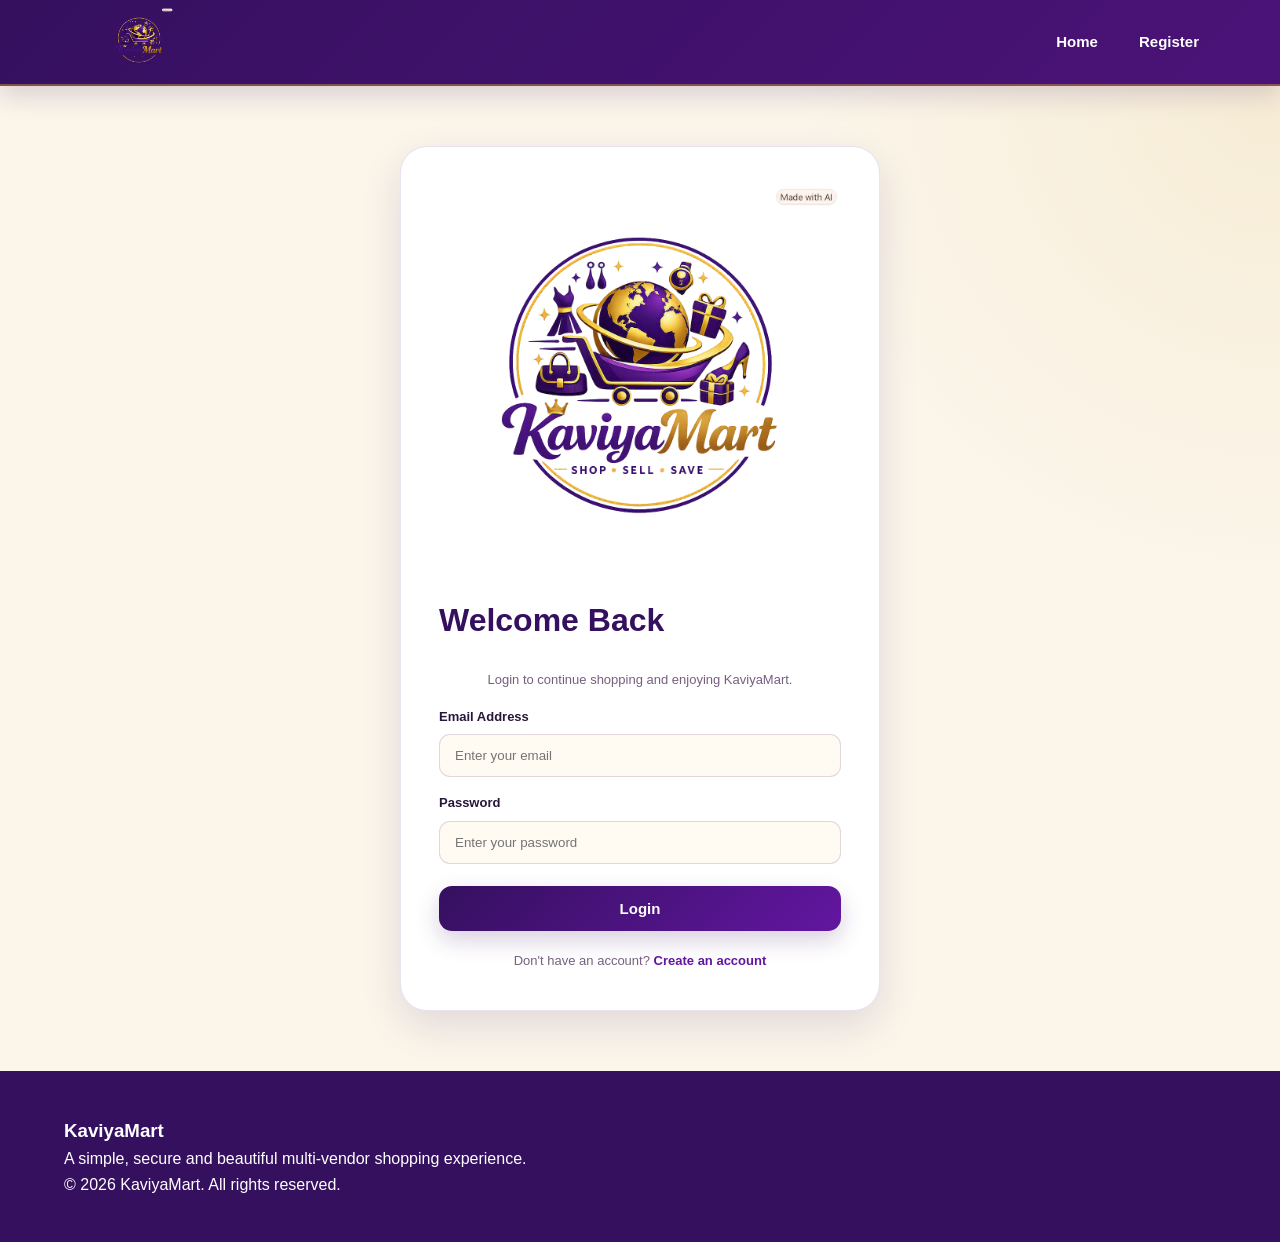
<file: frontend/edit-product.html>
<!DOCTYPE html>
<html lang="en">

<head>
    <meta charset="UTF-8">
    <meta name="viewport" content="width=device-width, initial-scale=1.0">

    <title>Edit Product | KaviyaMart</title>

    <link rel="stylesheet" href="style.css">
</head>

<body>

<header class="header">

    <a href="index.html" class="logo" aria-label="KaviyaMart Home">
        <img src="kaviyamart-logo.png" alt="KaviyaMart Logo">
    </a>

    <nav>
        <a href="seller.html">Dashboard</a>
        <a href="index.html">Home</a>
        <a href="#" id="logoutLink">Logout</a>
    </nav>

</header>


<main class="form-page">

    <div class="form-container">

        <div class="auth-logo">
            <img src="kaviyamart-logo.png" alt="KaviyaMart">
        </div>

        <span class="eyebrow">
            SELLER STORE
        </span>

        <h1>
            Edit Product
        </h1>

        <p>
            Update your product information and keep your store
            up to date.
        </p>


        <div
            id="editProductMessage"
            class="error-message"
            style="display:none;"
        >
        </div>


        <form
            id="editProductForm"
            novalidate
        >

            <!-- PRODUCT NAME -->

            <label for="editProductName">
                Product Name
            </label>

            <input
                type="text"
                id="editProductName"
                placeholder="Enter product name"
                required
            >


            <!-- CATEGORY -->

            <label for="editProductCategory">
                Category
            </label>

            <select
                id="editProductCategory"
                required
            >

                <option value="">
                    Select category
                </option>

                <option value="Fashion">
                    Fashion
                </option>

                <option value="Watches">
                    Watches
                </option>

                <option value="Jewelry">
                    Jewelry
                </option>

                <option value="Electronics">
                    Electronics
                </option>

                <option value="Accessories">
                    Accessories
                </option>

            </select>


            <!-- PRICE -->

            <label for="editProductPrice">
                Price
            </label>

            <input
                type="number"
                id="editProductPrice"
                placeholder="Enter price"
                min="0"
                step="0.01"
                required
            >


            <!-- DESCRIPTION -->

            <label for="editProductDescription">
                Description
            </label>

            <textarea
                id="editProductDescription"
                rows="6"
                placeholder="Describe your product..."
                required
            ></textarea>


            <!-- CURRENT IMAGE -->

            <div class="edit-image-section">

                <label>
                    Current Product Image
                </label>

                <div
                    id="currentImageContainer"
                    class="image-preview-container"
                >

                    <p>
                        Loading image...
                    </p>

                </div>

            </div>


            <!-- NEW IMAGE -->

            <div class="edit-image-section">

                <label for="editProductImage">
                    Replace Product Image
                </label>

                <input
                    type="file"
                    id="editProductImage"
                    name="image"
                    accept=".jpg,.jpeg,.png,.webp,image/jpeg,image/png,image/webp"
                >

                <p class="image-help">
                    Optional. Leave empty to keep the current image.
                </p>


                <div
                    id="newImagePreview"
                    style="display:none; margin-top:15px; text-align:center;"
                >

                    <p>
                        <strong>New Image Preview</strong>
                    </p>

                    <img
                        id="editPreviewImage"
                        src=""
                        alt="New Product Image Preview"
                        style="
                            max-width:250px;
                            max-height:250px;
                            object-fit:contain;
                            border-radius:12px;
                            margin-top:10px;
                        "
                    >

                </div>

            </div>


            <!-- BUTTONS -->

            <div class="form-actions">

                <button
                    type="submit"
                    class="btn"
                    id="saveProductBtn"
                >
                    Save Changes
                </button>


                <button
                    type="button"
                    class="btn secondary-btn"
                    id="cancelEditBtn"
                >
                    Cancel
                </button>

            </div>

        </form>

    </div>

</main>


<footer class="footer">

    <div class="footer-content">

        <div>

            <h3>
                KaviyaMart
            </h3>

            <p>
                A modern multi-vendor marketplace built for
                buyers and sellers.
            </p>

        </div>


        <div>

            <p class="brand-line">
                © 2026 KaviyaMart. All rights reserved.
            </p>

        </div>

    </div>

</footer>


<script src="script.js"></script>

</body>

</html>
</file>
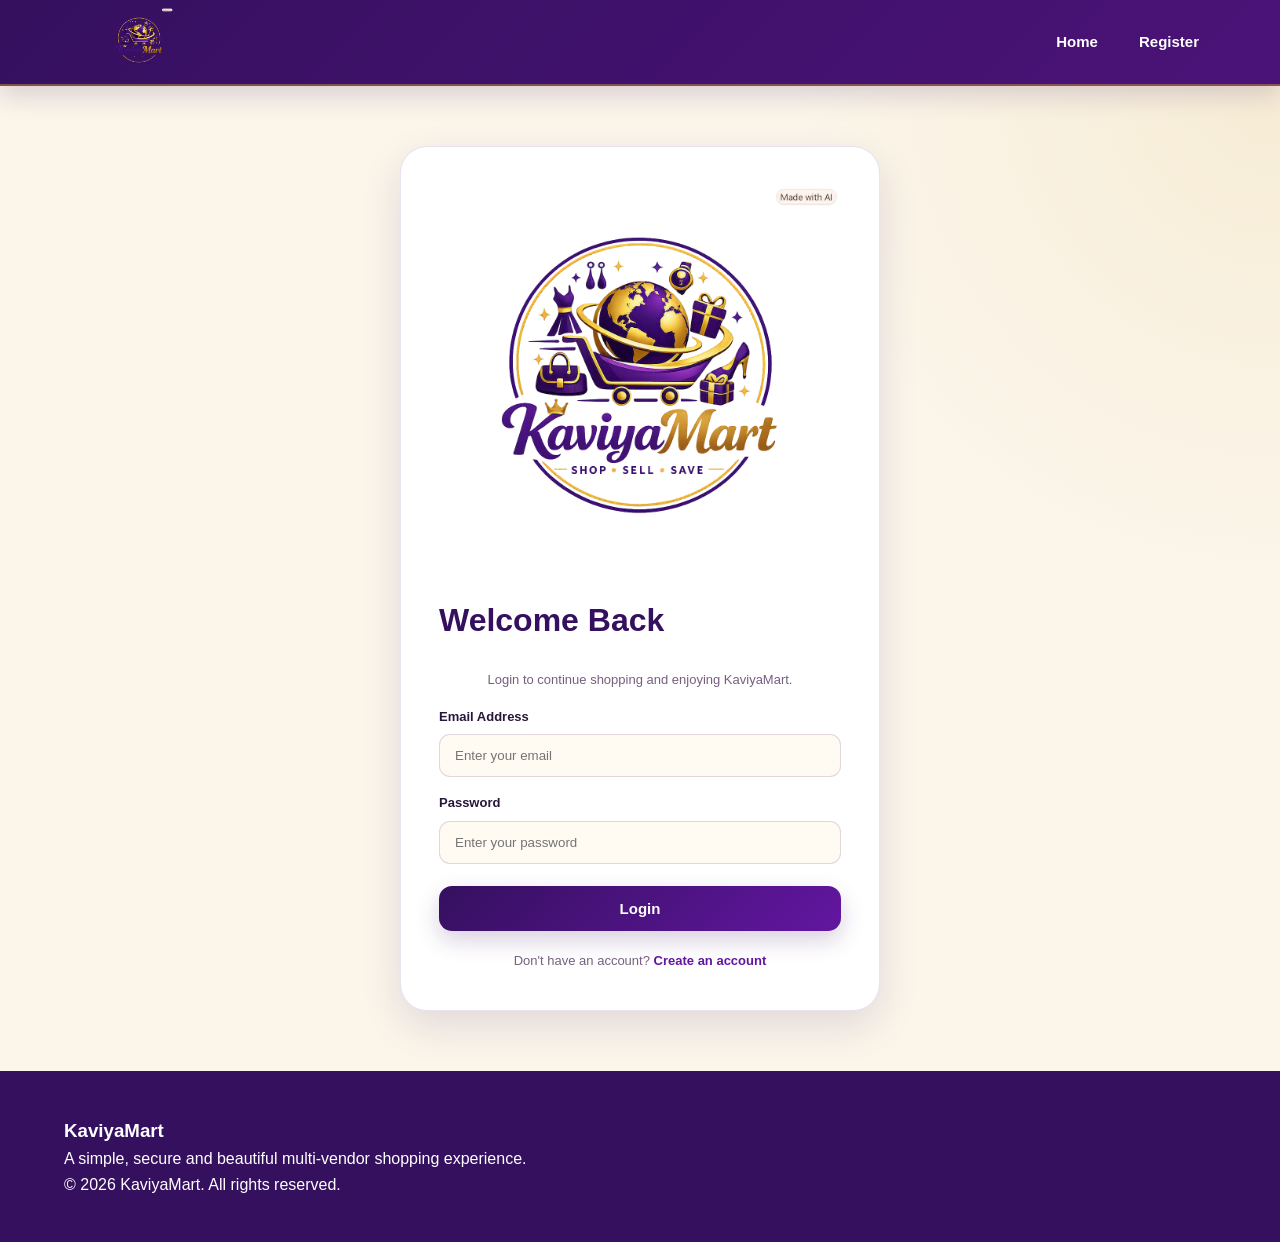
<file: frontend/login.html>
<!DOCTYPE html>
<html lang="en">

<head>
    <meta charset="UTF-8">

    <meta
        name="viewport"
        content="width=device-width, initial-scale=1.0"
    >

    <title>Login | KaviyaMart</title>

    <link
        rel="stylesheet"
        href="style.css"
    >
</head>


<body>

    <!-- =====================================================
         HEADER
    ====================================================== -->

    <header class="header">

        <a
            href="index.html"
            class="logo"
            aria-label="KaviyaMart Home"
        >
            <img
                src="kaviyamart-logo.png"
                alt="KaviyaMart Logo"
            >
        </a>
         
     
        <nav>

            <a href="index.html"
        >
                Home
            </a>

            <a
                href="register.html"
                
            >
                Register
            </a>

        </nav>

    </header>


    <!-- =====================================================
         LOGIN PAGE
    ====================================================== -->

    <main class="form-page">

        <div class="form-container">


            <!-- BRAND LOGO -->

            <div class="auth-logo">

                <img
                    src="kaviyamart-logo.png"
                    alt="KaviyaMart"
                >
               
            </div>


            <!-- TITLE -->

            <h1>
                Welcome Back
            </h1>


            <p>
                Login to continue shopping and enjoying
                KaviyaMart.
            </p>


            <!-- =================================================
                 LOGIN FORM
            ================================================== -->

            <form id="loginForm">

                <!-- EMAIL -->

                <label for="loginEmail">
                    Email Address
                </label>

                <input
                    type="email"
                    id="loginEmail"
                    placeholder="Enter your email"
                    autocomplete="email"
                    required
                >


                <!-- PASSWORD -->

                <label for="loginPassword">
                    Password
                </label>

                <input
                    type="password"
                    id="loginPassword"
                    placeholder="Enter your password"
                    autocomplete="current-password"
                    required
                >


                <!-- LOGIN BUTTON -->

                <button
                    type="submit"
                    class="btn"
                >
                    Login
                </button>

            </form>


            <!-- REGISTER LINK -->

            <p>

                Don't have an account?
              
                <a href="register.html">
                    Create an account
                </a>
              </p>
            

        </div>

    </main>


    <!-- =====================================================
         FOOTER
    ====================================================== -->

    <footer class="footer">

        <h3>
            KaviyaMart
        </h3>

        <p>
            A simple, secure and beautiful multi-vendor
            shopping experience.
        </p>

        <p class="brand-line">
            © 2026 KaviyaMart. All rights reserved.
        </p>

    </footer>


    <!-- =====================================================
         JAVASCRIPT
    ====================================================== -->

    <script src="script.js"></script>

</body>

</html>
</file>
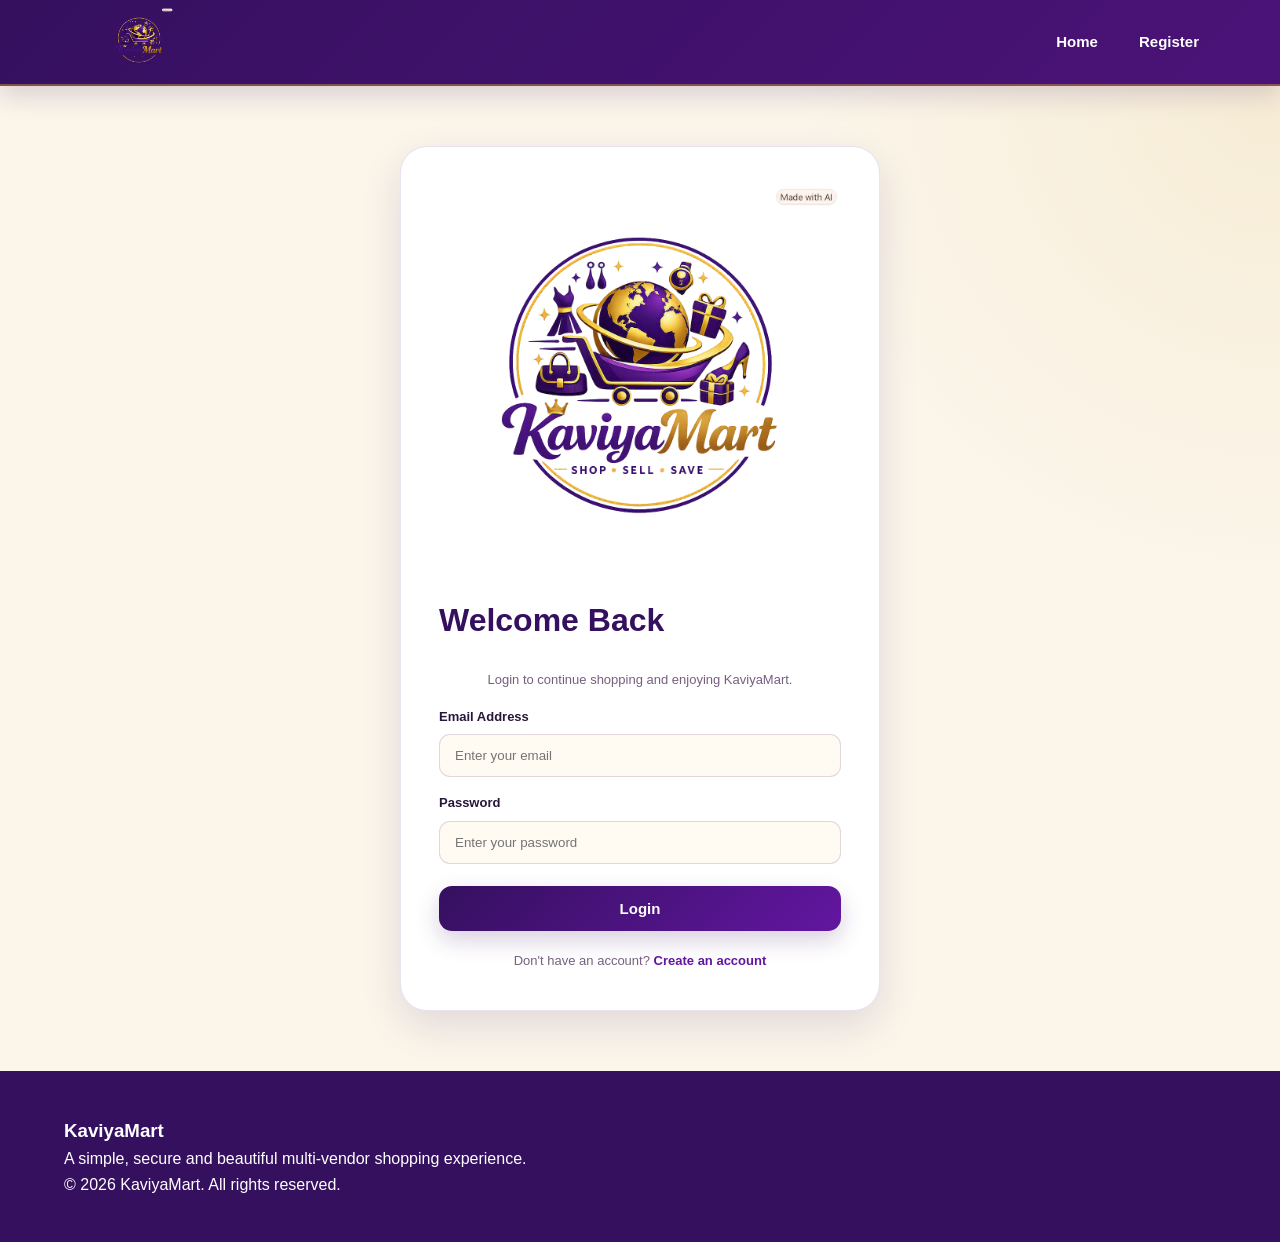
<file: frontend/my-orders.html>
<!DOCTYPE html>

<html lang="en">
<head>
    <meta charset="UTF-8">
    <meta name="viewport" content="width=device-width, initial-scale=1.0">

```
<title>My Orders - KaviyaMart</title>

<style>
    * {
        margin: 0;
        padding: 0;
        box-sizing: border-box;
    }

   body
{
    background: #F5F0E6;
    color: #222;
}

    /* ================================
       HEADER
    ================================= */

    .header {
        background: linear-gradient(135deg, #4b0082, #6a0dad);
        color: white;
        padding: 18px 7%;
        display: flex;
        justify-content: space-between;
        align-items: center;
        box-shadow: 0 3px 12px rgba(0, 0, 0, 0.15);
    }

    .logo {
        font-size: 27px;
        font-weight: bold;
        letter-spacing: 0.5px;
    }

    .nav {
        display: flex;
        align-items: center;
        gap: 22px;
    }

    .nav a {
        color: white;
        text-decoration: none;
        font-size: 15px;
        font-weight: 600;
    }

    .nav a:hover {
        color: #ffd700;
    }

    .logout-btn {
        background: #ffd700;
        color: #4b0082;
        border: none;
        padding: 9px 16px;
        border-radius: 7px;
        cursor: pointer;
        font-weight: bold;
    }

    .logout-btn:hover {
        background: #fff;
    }

    /* ================================
       PAGE
    ================================= */

    .container {
        width: 90%;
        max-width: 1100px;
        margin: 35px auto;
    }

    .page-title {
        text-align: center;
        margin-bottom: 8px;
        color: #4b0082;
        font-size: 32px;
    }

    .page-subtitle {
        text-align: center;
        color: #666;
        margin-bottom: 30px;
    }

    /* ================================
       LOADING
    ================================= */

    .loading {
        text-align: center;
        padding: 50px;
        font-size: 18px;
        color: #666;
    }

    /* ================================
       ERROR
    ================================= */

    .error-box {
        display: none;
        background: #ffe8e8;
        color: #b00020;
        padding: 16px;
        border-radius: 10px;
        margin-bottom: 20px;
        text-align: center;
        font-weight: 600;
    }

    /* ================================
       EMPTY ORDERS
    ================================= */

    .empty-orders {
        display: none;
        background: white;
        padding: 50px 20px;
        text-align: center;
        border-radius: 15px;
        box-shadow: 0 4px 15px rgba(0,0,0,0.08);
    }

    .empty-orders h2 {
        color: #4b0082;
        margin-bottom: 12px;
    }

    .empty-orders p {
        color: #666;
        margin-bottom: 20px;
    }

    .shop-btn {
        display: inline-block;
        background: #4b0082;
        color: white;
        text-decoration: none;
        padding: 11px 22px;
        border-radius: 8px;
        font-weight: bold;
    }

    .shop-btn:hover {
        background: #6a0dad;
    }

    /* ================================
       ORDER CARD
    ================================= */

    .order-card {
        background: white;
        border-radius: 16px;
        margin-bottom: 28px;
        overflow: hidden;
        box-shadow: 0 5px 18px rgba(0, 0, 0, 0.08);
        border: 1px solid #eee;
    }

    /* ================================
       ORDER HEADER
    ================================= */

    .order-header {
        background: #faf7ff;
        padding: 20px 24px;
        border-bottom: 1px solid #eee;
    }

    .order-top {
        display: flex;
        justify-content: space-between;
        align-items: center;
        gap: 15px;
        flex-wrap: wrap;
    }

    .order-id {
        font-size: 19px;
        font-weight: bold;
        color: #4b0082;
    }

    .order-date {
        color: #777;
        font-size: 14px;
        margin-top: 6px;
    }

    .order-total {
        font-size: 19px;
        font-weight: bold;
        color: #222;
    }

    .payment-method {
        margin-top: 7px;
        color: #666;
        font-size: 14px;
    }

    /* ================================
       PRODUCTS
    ================================= */

    .products-container {
        padding: 10px 24px 24px;
    }

    .product-card {
        display: flex;
        gap: 20px;
        padding: 20px 0;
        border-bottom: 1px solid #eee;
    }

    .product-card:last-child {
        border-bottom: none;
    }

    .product-image-wrapper {
        width: 120px;
        height: 120px;
        flex-shrink: 0;
        border-radius: 12px;
        overflow: hidden;
        background: #f1edf6;
        display: flex;
        align-items: center;
        justify-content: center;
    }

    .product-image {
        width: 100%;
        height: 100%;
        object-fit: cover;
    }

    .no-image {
        color: #999;
        font-size: 13px;
        text-align: center;
        padding: 10px;
    }

    .product-info {
        flex: 1;
    }

    .product-name {
        color: #4b0082;
        font-size: 19px;
        font-weight: bold;
        margin-bottom: 8px;
    }

    .product-description {
        color: #666;
        font-size: 14px;
        line-height: 1.5;
        margin-bottom: 12px;
    }

    .product-details {
        display: flex;
        gap: 20px;
        flex-wrap: wrap;
        color: #444;
        font-size: 14px;
    }

    .product-price {
        font-weight: bold;
    }

    .product-subtotal {
        font-weight: bold;
    }

    /* ================================
       ITEM STATUS
    ================================= */

    .item-status-section {
        min-width: 145px;
        display: flex;
        flex-direction: column;
        align-items: flex-end;
        justify-content: center;
        gap: 8px;
    }

    .status-label {
        font-size: 12px;
        color: #777;
        text-transform: uppercase;
        letter-spacing: 0.5px;
        font-weight: bold;
    }

    .item-status {
        display: inline-flex;
        align-items: center;
        justify-content: center;
        min-width: 110px;
        padding: 9px 14px;
        border-radius: 20px;
        font-size: 14px;
        font-weight: bold;
    }

    .status-pending {
        background: #fff4cc;
        color: #9a6b00;
    }

    .status-delivered {
        background: #dff7e5;
        color: #18753a;
    }

    .status-unknown {
        background: #eeeeee;
        color: #555;
    }

    /* ================================
       DELIVERY DETAILS
    ================================= */

    .delivery-section {
        background: #fafafa;
        padding: 18px 24px;
        border-top: 1px solid #eee;
    }

    .delivery-title {
        color: #4b0082;
        font-weight: bold;
        margin-bottom: 10px;
    }

    .delivery-info {
        color: #555;
        line-height: 1.7;
        font-size: 14px;
    }

    /* ================================
       RESPONSIVE
    ================================= */

    @media (max-width: 750px) {

        .header {
            padding: 15px 5%;
            flex-direction: column;
            gap: 15px;
        }

        .nav {
            gap: 14px;
            flex-wrap: wrap;
            justify-content: center;
        }

        .container {
            width: 94%;
            margin-top: 25px;
        }

        .product-card {
            flex-direction: column;
        }

        .product-image-wrapper {
            width: 100%;
            height: 200px;
        }

        .item-status-section {
            align-items: flex-start;
        }

        .order-top {
            flex-direction: column;
            align-items: flex-start;
        }

        .order-total {
            align-self: flex-start;
        }
    }
</style>
```

</head>

<body>

<header class="header">

```
<div class="logo">
    KaviyaMart
</div>

<nav class="nav">

    <a href="index.html">
        Home
    </a>

    <a href="buyer.html">
        Shop
    </a>

    <a href="my-orders.html">
        My Orders
    </a>

    <button
        class="logout-btn"
        id="logoutBtn">
        Logout
    </button>

</nav>
```

</header>

<main class="container">

```
<h1 class="page-title">
    My Orders
</h1>

<p class="page-subtitle">
    Track the delivery status of each product you ordered
</p>


<div
    id="errorBox"
    class="error-box">
</div>


<div
    id="loading"
    class="loading">
    Loading your orders...
</div>


<div
    id="emptyOrders"
    class="empty-orders">

    <h2>No Orders Yet</h2>

    <p>
        You haven't placed any orders yet.
    </p>

    <a
        href="buyer.html"
        class="shop-btn">
        Start Shopping
    </a>

</div>


<div id="ordersContainer"></div>
```

</main>

<script>

    // ============================================================
    // CHECK LOGIN
    // ============================================================

    const userId =
        localStorage.getItem("user_id");

    const userRole =
        localStorage.getItem("user_role");


    if (!userId) {

        window.location.href =
            "login.html";

    }


    if (userRole &&
        userRole.toLowerCase() !== "buyer") {

        alert(
            "Only buyers can view My Orders."
        );

        window.location.href =
            "index.html";

    }


    // ============================================================
    // LOGOUT
    // ============================================================

    document
        .getElementById("logoutBtn")
        .addEventListener("click", function () {

            localStorage.removeItem("user_id");
            localStorage.removeItem("user_name");
            localStorage.removeItem("user_role");

            window.location.href =
                "login.html";

        });


    // ============================================================
    // ELEMENTS
    // ============================================================

    const loading =
        document.getElementById("loading");

    const ordersContainer =
        document.getElementById("ordersContainer");

    const emptyOrders =
        document.getElementById("emptyOrders");

    const errorBox =
        document.getElementById("errorBox");


    // ============================================================
    // LOAD ORDERS
    // ============================================================

    async function loadOrders() {

        try {

            loading.style.display =
                "block";

            ordersContainer.innerHTML = "";

            emptyOrders.style.display =
                "none";

            errorBox.style.display =
                "none";


            const response =
                await fetch(
                    `/api/orders/buyer/${userId}`
                );


            if (!response.ok) {

                throw new Error(
                    "Failed to load orders."
                );

            }


            const data =
                await response.json();


            if (!data.success) {

                throw new Error(
                    data.message ||
                    "Unable to load orders."
                );

            }


            loading.style.display =
                "none";


            if (!data.orders ||
                data.orders.length === 0) {

                emptyOrders.style.display =
                    "block";

                return;

            }


            data.orders.forEach(
                renderOrder
            );

        }
        catch (error) {

            console.error(
                "My Orders Error:",
                error
            );

            loading.style.display =
                "none";

            errorBox.textContent =
                error.message ||
                "Something went wrong while loading your orders.";

            errorBox.style.display =
                "block";

        }

    }


    // ============================================================
    // RENDER ORDER
    // ============================================================

    function renderOrder(order) {

        const orderCard =
            document.createElement("div");

        orderCard.className =
            "order-card";


        const createdDate =
            formatDate(order.created_at);


        const total =
            Number(order.total_amount || 0)
                .toFixed(2);


        let productsHTML = "";


        if (order.items &&
            order.items.length > 0) {

            order.items.forEach(
                item => {

                    productsHTML +=
                        createProductHTML(item);

                }
            );

        }
        else {

            productsHTML = `
                <div style="
                    padding:20px;
                    color:#777;
                    text-align:center;">
                    No products found in this order.
                </div>
            `;

        }


        const deliveryName =
            escapeHTML(
                order.delivery_name || ""
            );

        const deliveryMobile =
            escapeHTML(
                order.delivery_mobile || ""
            );

        const deliveryAddress =
            escapeHTML(
                order.delivery_address || ""
            );

        const deliveryCity =
            escapeHTML(
                order.delivery_city || ""
            );

        const deliveryPincode =
            escapeHTML(
                order.delivery_pincode || ""
            );


        orderCard.innerHTML = `

            <div class="order-header">

                <div class="order-top">

                    <div>

                        <div class="order-id">
                            Order #${order.order_id}
                        </div>

                        <div class="order-date">
                            Placed on ${createdDate}
                        </div>

                        <div class="payment-method">
                            Payment:
                            <strong>
                                ${escapeHTML(
                                    order.payment_method || "COD"
                                )}
                            </strong>
                        </div>

                    </div>


                    <div class="order-total">
                        Total: ₹${total}
                    </div>

                </div>

            </div>


            <div class="products-container">

                ${productsHTML}

            </div>


            <div class="delivery-section">

                <div class="delivery-title">
                    Delivery Details
                </div>

                <div class="delivery-info">

                    <strong>
                        ${deliveryName}
                    </strong>

                    <br>

                    Mobile:
                    ${deliveryMobile}

                    <br>

                    ${deliveryAddress},
                    ${deliveryCity}
                    -
                    ${deliveryPincode}

                </div>

            </div>
        `;


        ordersContainer.appendChild(
            orderCard
        );

    }


    // ============================================================
    // CREATE PRODUCT HTML
    // ============================================================

    function createProductHTML(item) {

        const productName =
            escapeHTML(
                item.product_name ||
                "Product"
            );


        const description =
            escapeHTML(
                item.description ||
                ""
            );


        const quantity =
            Number(item.quantity || 0);


        const price =
            Number(item.price || 0);


        const subtotal =
            item.subtotal !== undefined &&
            item.subtotal !== null
                ? Number(item.subtotal)
                : price * quantity;


        /*
         * IMPORTANT
         *
         * The backend should eventually send:
         *
         * item.status
         *
         * Example:
         *
         * {
         *     "order_item_id": 10,
         *     "product_name": "Watch",
         *     "status": "Delivered"
         * }
         *
         * Until that backend change is made,
         * we safely show Pending.
         */

        const status =
            normalizeStatus(
                item.status
            );


        const statusClass =
            status === "Delivered"
                ? "status-delivered"
                : status === "Pending"
                    ? "status-pending"
                    : "status-unknown";


        const statusIcon =
            status === "Delivered"
                ? "✓"
                : status === "Pending"
                    ? "●"
                    : "•";


        let imageHTML = "";


        if (item.image_path) {

            let imagePath =
                item.image_path;


            /*
             * If backend stores something like:
             *
             * uploads/product.jpg
             *
             * use it directly.
             */

            if (!imagePath.startsWith("/")) {

                imagePath =
                    "/" + imagePath;

            }


            imageHTML = `

                <img
                    src="${escapeAttribute(imagePath)}"
                    alt="${escapeAttribute(productName)}"
                    class="product-image"
                    onerror="this.style.display='none'; this.nextElementSibling.style.display='block';"
                >

                <div
                    class="no-image"
                    style="display:none;">
                    Image unavailable
                </div>

            `;

        }
        else {

            imageHTML = `

                <div class="no-image">
                    No Image
                </div>

            `;

        }


        return `

            <div class="product-card">

                <div class="product-image-wrapper">

                    ${imageHTML}

                </div>


                <div class="product-info">

                    <div class="product-name">
                        ${productName}
                    </div>


                    ${
                        description
                            ? `
                                <div class="product-description">
                                    ${description}
                                </div>
                              `
                            : ""
                    }


                    <div class="product-details">

                        <span>
                            Quantity:
                            <strong>
                                ${quantity}
                            </strong>
                        </span>


                        <span class="product-price">
                            Price:
                            ₹${price.toFixed(2)}
                        </span>


                        <span class="product-subtotal">
                            Subtotal:
                            ₹${subtotal.toFixed(2)}
                        </span>

                    </div>

                </div>


                <div class="item-status-section">

                    <div class="status-label">
                        Delivery Status
                    </div>

                    <div
                        class="item-status ${statusClass}">

                        ${statusIcon}
                        &nbsp;
                        ${status}

                    </div>

                </div>

            </div>

        `;

    }


    // ============================================================
    // NORMALIZE STATUS
    // ============================================================

    function normalizeStatus(status) {

        if (!status) {

            return "Pending";

        }


        const value =
            String(status)
                .trim()
                .toLowerCase();


        if (value === "delivered") {

            return "Delivered";

        }


        if (value === "pending") {

            return "Pending";

        }


        return "Pending";

    }


    // ============================================================
    // FORMAT DATE
    // ============================================================

    function formatDate(dateValue) {

        if (!dateValue) {

            return "Date unavailable";

        }


        const date =
            new Date(dateValue);


        if (Number.isNaN(
            date.getTime()
        )) {

            return escapeHTML(
                String(dateValue)
            );

        }


        return date.toLocaleString(
            "en-IN",
            {
                day: "2-digit",
                month: "short",
                year: "numeric",
                hour: "2-digit",
                minute: "2-digit"
            }
        );

    }


    // ============================================================
    // HTML ESCAPING
    // ============================================================

    function escapeHTML(value) {

        return String(value)
            .replaceAll("&", "&amp;")
            .replaceAll("<", "&lt;")
            .replaceAll(">", "&gt;")
            .replaceAll('"', "&quot;")
            .replaceAll("'", "&#039;");

    }


    function escapeAttribute(value) {

        return escapeHTML(value);

    }


    // ============================================================
    // START
    // ============================================================

    loadOrders();

</script>

</body>
</html>
</file>
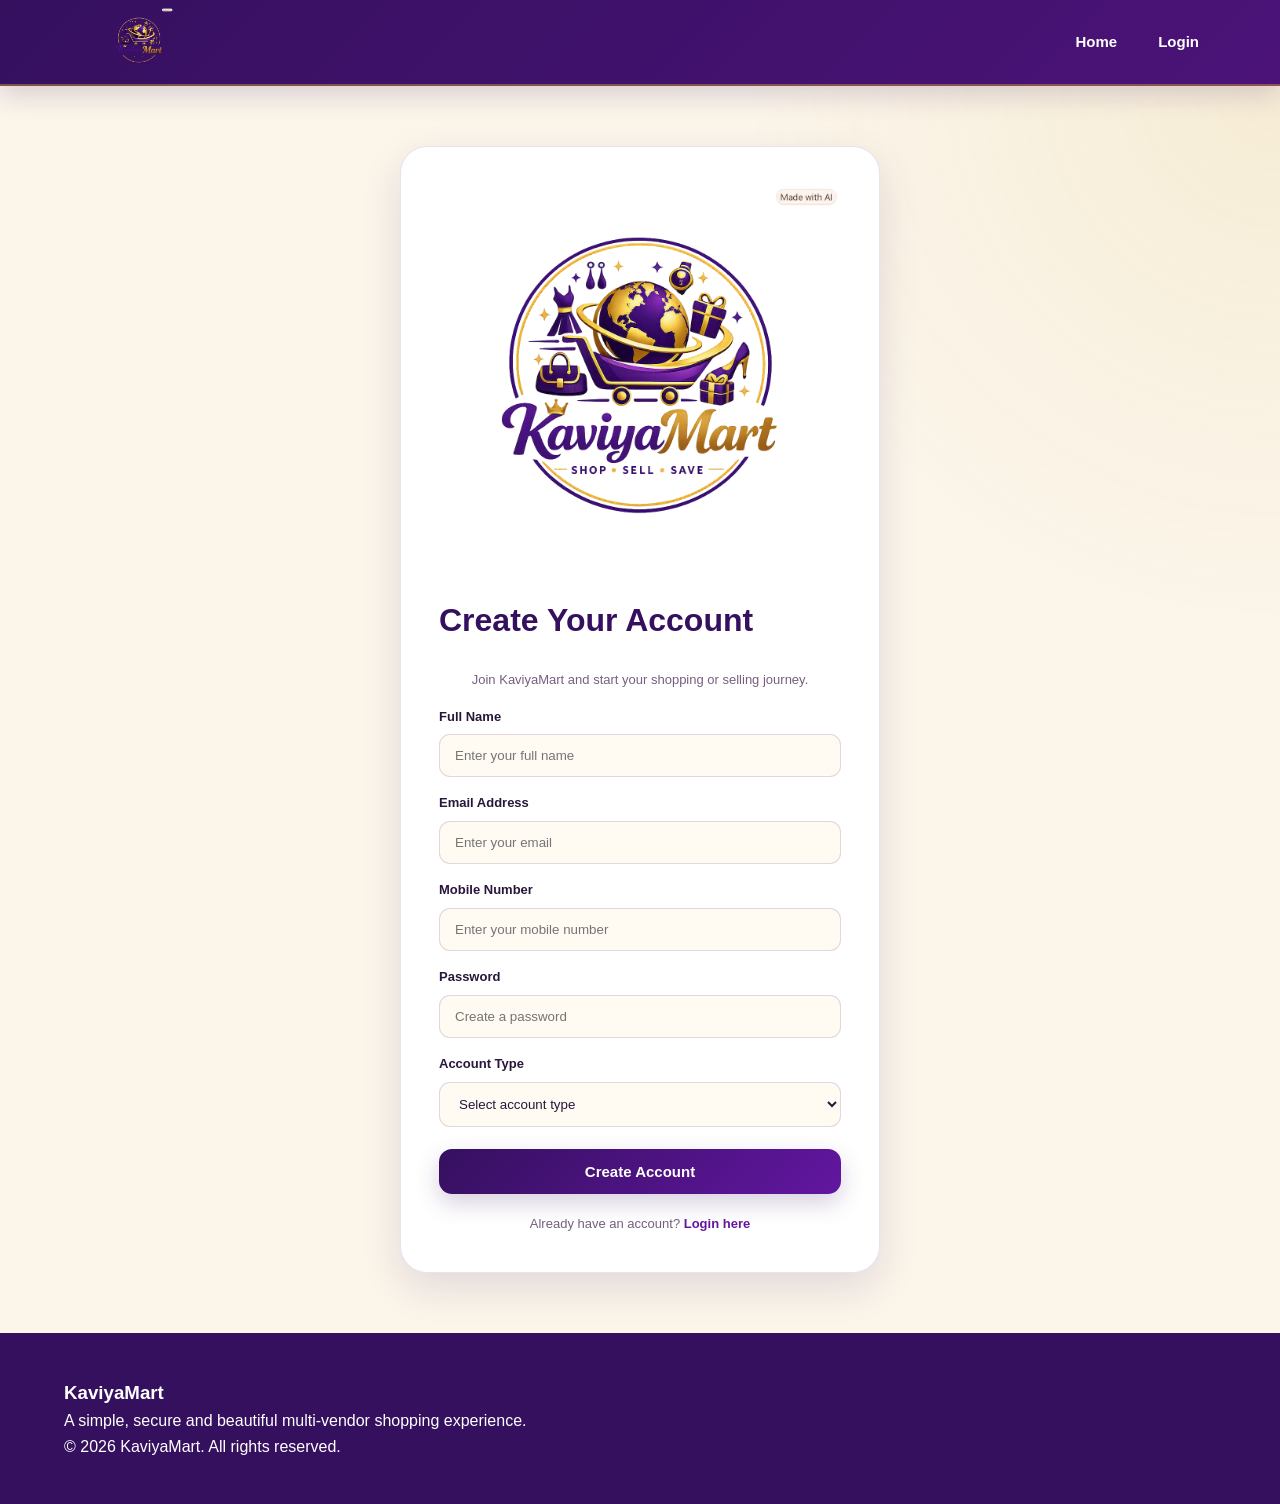
<file: frontend/register.html>
<!DOCTYPE html>
<html lang="en">
<head>
    <meta charset="UTF-8">
    <meta name="viewport" content="width=device-width, initial-scale=1.0">

    <title>Register | KaviyaMart</title>

    <link rel="stylesheet" href="style.css">
</head>

<body>

<header class="header">

    <a href="index.html" class="logo" aria-label="KaviyaMart Home">
        <img src="kaviyamart-logo.png" alt="KaviyaMart Logo">
    </a>

    <nav>
        <a href="index.html">Home</a>
        <a href="login.html">Login</a>
    </nav>

</header>


<main class="form-page">

    <div class="form-container">

        <div class="auth-logo">
            <img src="kaviyamart-logo.png" alt="KaviyaMart">
        </div>

        <h1>Create Your Account</h1>

        <p>
            Join KaviyaMart and start your shopping or selling journey.
        </p>


        <form id="registerForm">

            <label for="registerName">
                Full Name
            </label>

            <input
                type="text"
                id="registerName"
                placeholder="Enter your full name"
                autocomplete="name"
                required
            >


            <label for="registerEmail">
                Email Address
            </label>

            <input
                type="email"
                id="registerEmail"
                placeholder="Enter your email"
                autocomplete="email"
                required
            >


            <label for="registerMobile">
                Mobile Number
            </label>

            <input
                type="tel"
                id="registerMobile"
                placeholder="Enter your mobile number"
                autocomplete="tel"
                required
            >


            <label for="registerPassword">
                Password
            </label>

            <input
                type="password"
                id="registerPassword"
                placeholder="Create a password"
                autocomplete="new-password"
                minlength="6"
                required
            >


            <label for="registerRole">
                Account Type
            </label>

            <select id="registerRole" required>

                <option value="">
                    Select account type
                </option>

                <option value="buyer">
                    Buyer — Shop Products
                </option>

                <option value="seller">
                    Seller — Sell Products
                </option>

            </select>


            <button
                type="submit"
                class="btn"
            >
                Create Account
            </button>

        </form>


        <p class="auth-switch">
            Already have an account?
            <a href="login.html">Login here</a>
        </p>

    </div>

</main>


<footer class="footer">

    <h3>KaviyaMart</h3>

    <p>
        A simple, secure and beautiful multi-vendor shopping experience.
    </p>

    <p class="brand-line">
        © 2026 KaviyaMart. All rights reserved.
    </p>

</footer>


<script src="script.js"></script>

</body>
</html>
</file>
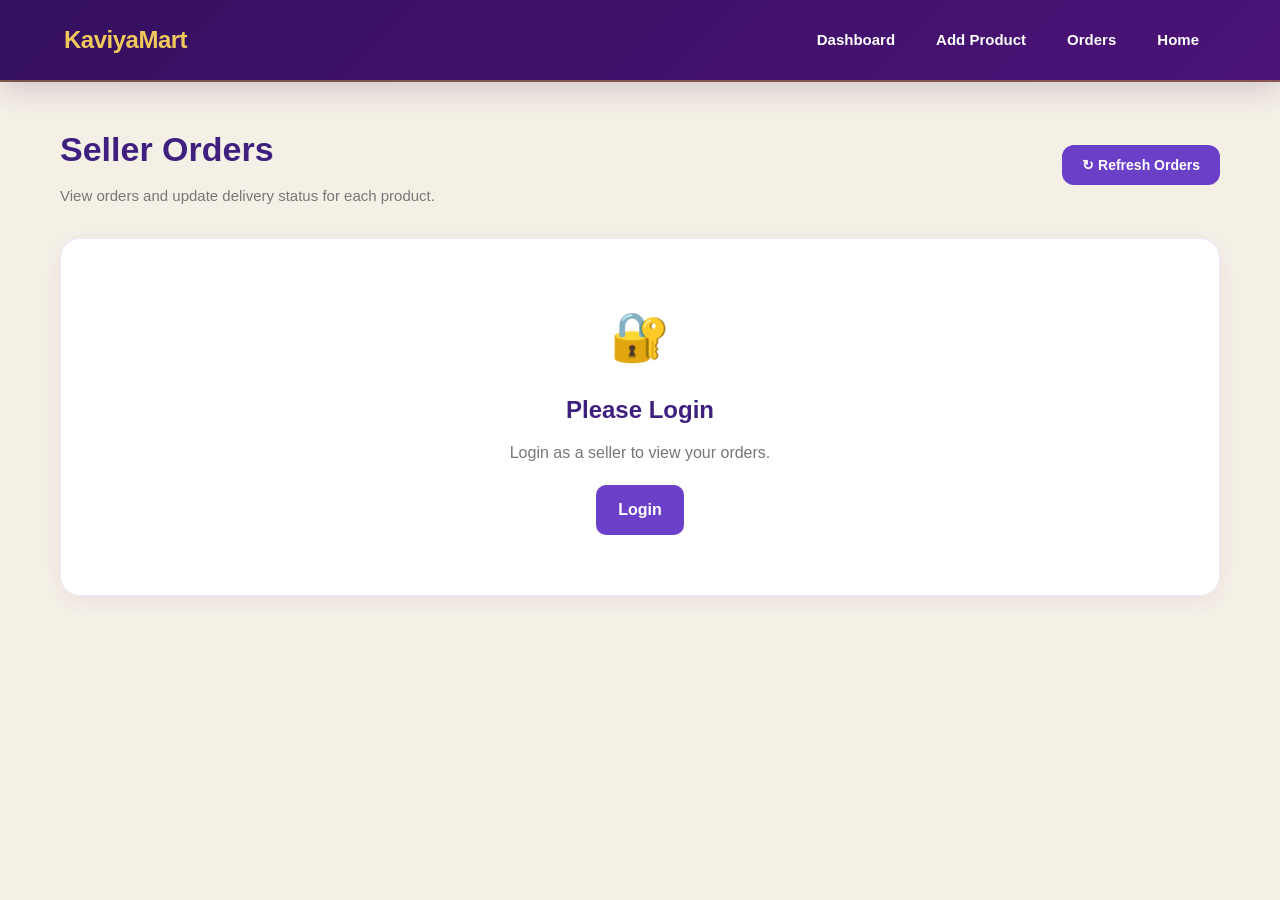
<file: frontend/seller-orders.html>
<!DOCTYPE html>
<html lang="en">

<head>

    <meta charset="UTF-8">

    <meta
        name="viewport"
        content="width=device-width, initial-scale=1.0"
    >

    <title>Seller Orders | KaviyaMart</title>

    <link
        rel="stylesheet"
        href="style.css"
    >

    <style>

        /* =====================================================
           KAVIYAMART SELLER ORDERS
           Theme: Violet + White + Gold
        ===================================================== */

        body
{
    background: #F5F0E6;
    color: #222;
}

        /* =====================================================
           PAGE
        ===================================================== */

        .orders-page
        {
            max-width: 1200px;

            margin: 0 auto;

            padding: 40px 20px 70px;
        }


        /* =====================================================
           PAGE HEADER
        ===================================================== */

        .orders-header
        {
            display: flex;

            justify-content: space-between;

            align-items: center;

            gap: 20px;

            margin-bottom: 30px;
        }


        .orders-header h1
        {
            font-size: 34px;

            margin-bottom: 8px;

            color: #3f207f;
        }


        .orders-header p
        {
            color: #777;

            font-size: 15px;
        }


        /* =====================================================
           REFRESH BUTTON
        ===================================================== */

        .refresh-btn
        {
            border: none;

            padding: 12px 20px;

            border-radius: 12px;

            background: #6c3fc9;

            color: white;

            font-size: 14px;

            font-weight: 700;

            cursor: pointer;

            transition: 0.2s;
        }


        .refresh-btn:hover
        {
            background: #5427a8;

            transform: translateY(-1px);
        }


        /* =====================================================
           SUMMARY
        ===================================================== */

        .orders-summary
        {
            display: grid;

            grid-template-columns:
                repeat(3, 1fr);

            gap: 20px;

            margin-bottom: 30px;
        }


        .summary-card
        {
            background: white;

            border-radius: 18px;

            padding: 22px;

            border: 1px solid #eee5ff;

            box-shadow:
                0 5px 20px
                rgba(75, 45, 130, 0.08);
        }


        .summary-card p
        {
            color: #777;

            font-size: 14px;

            margin-bottom: 8px;
        }


        .summary-card h2
        {
            font-size: 28px;

            color: #5c32ad;
        }


        /* =====================================================
           ORDER CARD
        ===================================================== */

        .seller-order-card
        {
            background: white;

            border-radius: 20px;

            margin-bottom: 24px;

            padding: 26px;

            border: 1px solid #eee5ff;

            box-shadow:
                0 6px 24px
                rgba(75, 45, 130, 0.08);
        }


        /* =====================================================
           ORDER TOP
        ===================================================== */

        .order-top
        {
            display: flex;

            justify-content: space-between;

            align-items: flex-start;

            gap: 15px;

            padding-bottom: 18px;

            border-bottom:
                1px solid #eee5ff;
        }


        .order-top h2
        {
            font-size: 20px;

            margin-bottom: 6px;

            color: #32175f;
        }


        .order-date
        {
            color: #888;

            font-size: 13px;
        }


        .order-type
        {
            padding: 8px 14px;

            border-radius: 20px;

            background: #f3edff;

            color: #6336b5;

            font-size: 12px;

            font-weight: 700;
        }


        /* =====================================================
           CUSTOMER
        ===================================================== */

        .customer-section
        {
            padding: 20px 0;

            border-bottom:
                1px solid #eee5ff;
        }


        .customer-section h3
        {
            font-size: 15px;

            margin-bottom: 12px;

            color: #3f207f;
        }


        .customer-info
        {
            display: flex;

            flex-wrap: wrap;

            gap: 18px;

            color: #666;

            font-size: 14px;
        }


        /* =====================================================
           DELIVERY ADDRESS
        ===================================================== */

        .delivery-box
        {
            margin-top: 15px;

            padding: 15px;

            background: #faf8ff;

            border-left:
                4px solid #6c3fc9;

            border-radius: 10px;

            color: #555;

            font-size: 14px;

            line-height: 1.6;
        }


        .delivery-box strong
        {
            color: #3f207f;
        }


        /* =====================================================
           ITEMS
        ===================================================== */

        .order-items
        {
            padding: 5px 0;
        }


        .seller-order-item
        {
            display: flex;

            justify-content: space-between;

            align-items: center;

            gap: 25px;

            padding: 20px 0;

            border-bottom:
                1px solid #f0ebf8;
        }


        .seller-order-item:last-child
        {
            border-bottom: none;
        }


        .item-left
        {
            display: flex;

            align-items: center;

            gap: 15px;

            flex: 1;
        }


        .item-image
        {
            width: 72px;

            height: 72px;

            border-radius: 12px;

            object-fit: cover;

            background: #f4efff;

            border: 1px solid #eadfff;
        }


        .item-info
        {
            flex: 1;
        }


        .item-info h3
        {
            font-size: 17px;

            margin-bottom: 7px;

            color: #292929;
        }


        .item-info p
        {
            color: #777;

            font-size: 13px;

            margin-bottom: 5px;
        }


        .item-price
        {
            font-size: 17px;

            font-weight: 800;

            color: #5c32ad;

            white-space: nowrap;
        }


        /* =====================================================
           ITEM STATUS AREA
        ===================================================== */

        .item-action
        {
            display: flex;

            flex-direction: column;

            align-items: flex-end;

            gap: 9px;

            min-width: 170px;
        }


        .status-label
        {
            font-size: 12px;

            font-weight: 700;

            color: #777;

            text-transform: uppercase;

            letter-spacing: 0.5px;
        }


        .item-status
        {
            display: inline-flex;

            align-items: center;

            justify-content: center;

            padding: 8px 14px;

            border-radius: 20px;

            font-size: 13px;

            font-weight: 800;
        }


        /* Pending */

        .item-status.pending
        {
            background: #fff6df;

            color: #9a6800;

            border:
                1px solid #f1d58a;
        }


        /* Delivered */

        .item-status.delivered
        {
            background: #e8f8ef;

            color: #167342;

            border:
                1px solid #a9dfbf;
        }


        /* =====================================================
           MARK DELIVERED BUTTON
        ===================================================== */

        .deliver-btn
        {
            border: none;

            padding: 9px 15px;

            border-radius: 10px;

            background: #6c3fc9;

            color: white;

            font-size: 12px;

            font-weight: 700;

            cursor: pointer;

            transition: 0.2s;
        }


        .deliver-btn:hover
        {
            background: #5427a8;

            transform: translateY(-1px);
        }


        .deliver-btn:disabled
        {
            opacity: 0.6;

            cursor: not-allowed;

            transform: none;
        }


        /* =====================================================
           ORDER BOTTOM
        ===================================================== */

        .order-bottom
        {
            display: flex;

            justify-content: space-between;

            align-items: center;

            margin-top: 15px;

            padding-top: 20px;

            border-top:
                1px solid #eee5ff;
        }


        .order-bottom span
        {
            color: #777;

            font-size: 15px;
        }


        .order-bottom strong
        {
            font-size: 22px;

            color: #3f207f;
        }


        /* =====================================================
           EMPTY / LOADING
        ===================================================== */

        .empty-orders,
        .loading-box
        {
            background: white;

            border-radius: 20px;

            padding: 60px 20px;

            text-align: center;

            border: 1px solid #eee5ff;

            box-shadow:
                0 5px 20px
                rgba(75, 45, 130, 0.07);
        }


        .empty-icon
        {
            font-size: 48px;

            margin-bottom: 15px;
        }


        .empty-orders h2
        {
            margin-bottom: 10px;

            color: #3f207f;
        }


        .empty-orders p
        {
            color: #777;

            margin-bottom: 20px;
        }


        .primary-btn
        {
            display: inline-block;

            border: none;

            text-decoration: none;

            padding: 12px 22px;

            border-radius: 10px;

            background: #6c3fc9;

            color: white;

            font-weight: 700;

            cursor: pointer;
        }


        .primary-btn:hover
        {
            background: #5427a8;
        }


        .error-message
        {
            color: #c0392b;

            margin-bottom: 20px;
        }


        /* =====================================================
           RESPONSIVE
        ===================================================== */

        @media (max-width: 768px)
        {
            .orders-header
            {
                flex-direction: column;

                align-items: flex-start;
            }


            .orders-summary
            {
                grid-template-columns: 1fr;
            }


            .order-top
            {
                flex-direction: column;
            }


            .seller-order-item
            {
                flex-direction: column;

                align-items: stretch;
            }


            .item-action
            {
                align-items: flex-start;

                min-width: auto;
            }


            .item-left
            {
                align-items: flex-start;
            }


            .customer-info
            {
                flex-direction: column;

                gap: 8px;
            }
        }

    </style>

</head>


<body>


<!-- =========================================================
     HEADER
========================================================= -->

<header class="header">

    <div class="logo">
        KaviyaMart
    </div>


    <nav>

        <a href="seller.html">
            Dashboard
        </a>

        <a href="add-product.html">
            Add Product
        </a>

        <a href="seller-orders.html">
            Orders
        </a>

        <a href="index.html">
            Home
        </a>

    </nav>

</header>



<!-- =========================================================
     MAIN
========================================================= -->

<main class="orders-page">


    <!-- =====================================================
         PAGE HEADER
    ====================================================== -->

    <section class="orders-header">

        <div>

            <h1>
                Seller Orders
            </h1>

            <p>
                View orders and update delivery status
                for each product.
            </p>

        </div>


        <button
            class="refresh-btn"
            onclick="loadSellerOrders()"
        >
            ↻ Refresh Orders
        </button>

    </section>



    <!-- =====================================================
         SUMMARY
    ====================================================== -->

    <section
        class="orders-summary"
        id="ordersSummary"
        style="display:none;"
    >

        <div class="summary-card">

            <p>
                Total Orders
            </p>

            <h2 id="totalOrders">
                0
            </h2>

        </div>


        <div class="summary-card">

            <p>
                Products Sold
            </p>

            <h2 id="productsSold">
                0
            </h2>

        </div>


        <div class="summary-card">

            <p>
                Your Sales
            </p>

            <h2 id="totalSales">
                ₹0.00
            </h2>

        </div>

    </section>



    <!-- =====================================================
         ORDERS CONTAINER
    ====================================================== -->

    <section id="ordersContainer">

        <div class="loading-box">

            <p>
                Loading seller orders...
            </p>

        </div>

    </section>


</main>



<script>


const API_BASE = "";


// ============================================================
// GET LOGGED-IN SELLER
// ============================================================

function getLoggedInSeller()
{
    const userId =
        localStorage.getItem("user_id");

    const userRole =
        localStorage.getItem("user_role");


    if (!userId)
    {
        return null;
    }


    return {
        user_id: userId,

        role:
            String(
                userRole || ""
            ).toLowerCase()
    };
}



// ============================================================
// ESCAPE HTML
// ============================================================

function escapeHTML(value)
{
    const div =
        document.createElement("div");


    div.textContent =
        value === undefined ||
        value === null
            ? ""
            : String(value);


    return div.innerHTML;
}



// ============================================================
// LOAD SELLER ORDERS
// ============================================================

async function loadSellerOrders()
{
    const container =
        document.getElementById(
            "ordersContainer"
        );


    const user =
        getLoggedInSeller();


    const sellerId =
        user
            ? user.user_id
            : null;


    // --------------------------------------------------------
    // LOGIN CHECK
    // --------------------------------------------------------

    if (!user || !sellerId)
    {
        container.innerHTML = `

            <div class="empty-orders">

                <div class="empty-icon">
                    🔐
                </div>

                <h2>
                    Please Login
                </h2>

                <p>
                    Login as a seller to view your orders.
                </p>

                <a
                    href="login.html"
                    class="primary-btn"
                >
                    Login
                </a>

            </div>

        `;

        return;
    }


    // --------------------------------------------------------
    // SELLER CHECK
    // --------------------------------------------------------

    if (user.role !== "seller")
    {
        container.innerHTML = `

            <div class="empty-orders">

                <div class="empty-icon">
                    🚫
                </div>

                <h2>
                    Seller Access Required
                </h2>

                <p>
                    This page is available only for sellers.
                </p>

            </div>

        `;

        return;
    }


    // --------------------------------------------------------
    // LOADING
    // --------------------------------------------------------

    container.innerHTML = `

        <div class="loading-box">

            <p>
                Loading seller orders...
            </p>

        </div>

    `;


    try
    {
        const response =
            await fetch(
                `${API_BASE}/api/orders/seller/${sellerId}`
            );


        if (!response.ok)
        {
            throw new Error(
                `HTTP ${response.status}`
            );
        }


        const data =
            await response.json();


        console.log(
            "Seller Orders API Response:",
            data
        );


        let orders = [];


        if (Array.isArray(data))
        {
            orders = data;
        }
        else if (Array.isArray(data.orders))
        {
            orders = data.orders;
        }
        else if (Array.isArray(data.data))
        {
            orders = data.data;
        }


        displayOrders(orders);

    }
    catch (error)
    {
        console.error(
            "Seller Orders Error:",
            error
        );


        container.innerHTML = `

            <div class="empty-orders">

                <div class="empty-icon">
                    ⚠️
                </div>

                <h2>
                    Unable to Load Orders
                </h2>

                <p class="error-message">
                    ${escapeHTML(error.message)}
                </p>

                <button
                    class="primary-btn"
                    onclick="loadSellerOrders()"
                >
                    Try Again
                </button>

            </div>

        `;
    }
}



// ============================================================
// DISPLAY ORDERS
// ============================================================

function displayOrders(orders)
{
    const container =
        document.getElementById(
            "ordersContainer"
        );


    const summary =
        document.getElementById(
            "ordersSummary"
        );


    // --------------------------------------------------------
    // EMPTY
    // --------------------------------------------------------

    if (!orders || orders.length === 0)
    {
        summary.style.display =
            "none";


        container.innerHTML = `

            <div class="empty-orders">

                <div class="empty-icon">
                    📦
                </div>

                <h2>
                    No Orders Yet
                </h2>

                <p>
                    When customers purchase your products,
                    their orders will appear here.
                </p>

            </div>

        `;

        return;
    }


    // --------------------------------------------------------
    // SUMMARY
    // --------------------------------------------------------

    summary.style.display =
        "grid";


    let productsSold = 0;

    let totalSales = 0;


    orders.forEach(order =>
    {
        if (!Array.isArray(order.items))
        {
            return;
        }


        order.items.forEach(item =>
        {
            const quantity =
                Number(
                    item.quantity || 0
                );


            const price =
                Number(
                    item.price || 0
                );


            productsSold +=
                quantity;


            totalSales +=
                price * quantity;
        });
    });


    document.getElementById(
        "totalOrders"
    ).textContent =
        orders.length;


    document.getElementById(
        "productsSold"
    ).textContent =
        productsSold;


    document.getElementById(
        "totalSales"
    ).textContent =
        `₹${totalSales.toFixed(2)}`;



    // --------------------------------------------------------
    // ORDER CARDS
    // --------------------------------------------------------

    container.innerHTML =
        orders.map(order =>
        {

            const orderId =
                order.order_id ??
                "N/A";


            const date =
                order.created_at
                    ? new Date(
                        order.created_at
                    ).toLocaleString()
                    : "Date unavailable";


            const items =
                Array.isArray(order.items)
                    ? order.items
                    : [];


            const customerName =
                order.customer_name ||
                "Customer";


            const customerEmail =
                order.customer_email ||
                "";


            const customerMobile =
                order.customer_mobile ||
                "";


            const deliveryName =
                order.delivery_name ||
                customerName;


            const deliveryMobile =
                order.delivery_mobile ||
                customerMobile;


            const deliveryAddress =
                order.delivery_address ||
                "";


            const deliveryCity =
                order.delivery_city ||
                "";


            const deliveryPincode =
                order.delivery_pincode ||
                "";


            // ------------------------------------------------
            // ITEMS
            // ------------------------------------------------

            let itemsHTML = "";


            if (items.length === 0)
            {
                itemsHTML = `

                    <p
                        style="
                            padding:20px 0;
                            color:#888;
                        "
                    >
                        No item details available.
                    </p>

                `;
            }
            else
            {
                itemsHTML =
                    items.map(item =>
                    {

                        const productName =
                            item.product_name ||
                            "Product";


                        const quantity =
                            Number(
                                item.quantity || 0
                            );


                        const price =
                            Number(
                                item.price || 0
                            );


                        const subtotal =
                            Number(
                                item.subtotal ??
                                price * quantity
                            );


                        const status =
                            String(
                                item.status ||
                                "Pending"
                            );


                        const isDelivered =
                            status.toLowerCase() ===
                            "delivered";


                        const imagePath =
                            item.image_path || "";


                        let imageHTML = "";


                        if (imagePath)
                        {
                            imageHTML = `

                                <img
                                    src="${escapeHTML(
                                        imagePath
                                    )}"
                                    class="item-image"
                                    alt="${escapeHTML(
                                        productName
                                    )}"
                                    onerror="
                                        this.style.display='none';
                                    "
                                >

                            `;
                        }
                        else
                        {
                            imageHTML = `

                                <div
                                    class="item-image"
                                    style="
                                        display:flex;
                                        align-items:center;
                                        justify-content:center;
                                        font-size:28px;
                                    "
                                >
                                    📦
                                </div>

                            `;
                        }


                        return `

                            <div
                                class="seller-order-item"
                                id="item-${item.order_item_id}"
                            >

                                <div class="item-left">

                                    ${imageHTML}


                                    <div class="item-info">

                                        <h3>
                                            ${escapeHTML(
                                                productName
                                            )}
                                        </h3>


                                        <p>
                                            Quantity:
                                            <strong>
                                                ${quantity}
                                            </strong>

                                            &nbsp; × &nbsp;

                                            ₹${price.toFixed(2)}
                                        </p>


                                        <p>
                                            Order Item ID:
                                            <strong>
                                                ${escapeHTML(
                                                    item.order_item_id
                                                )}
                                            </strong>
                                        </p>

                                    </div>

                                </div>


                                <div class="item-action">

                                    <span class="status-label">
                                        Delivery Status
                                    </span>


                                    <span
                                        class="
                                            item-status
                                            ${isDelivered
                                                ? "delivered"
                                                : "pending"}
                                        "
                                    >

                                        ${isDelivered
                                            ? "✓ Delivered"
                                            : "Pending"}

                                    </span>


                                    ${
                                        isDelivered
                                        ?

                                        `
                                            <button
                                                class="deliver-btn"
                                                disabled
                                            >
                                                ✓ Delivered
                                            </button>
                                        `

                                        :

                                        `
                                            <button
                                                class="deliver-btn"
                                                onclick="
                                                    markItemDelivered(
                                                        ${Number(
                                                            item.order_item_id
                                                        )}
                                                    )
                                                "
                                            >
                                                Mark as Delivered
                                            </button>
                                        `
                                    }

                                </div>


                                <div class="item-price">

                                    ₹${subtotal.toFixed(2)}

                                </div>

                            </div>

                        `;

                    }).join("");
            }



            // ------------------------------------------------
            // COMPLETE ORDER
            // ------------------------------------------------

            return `

                <article
                    class="seller-order-card"
                >

                    <div class="order-top">

                        <div>

                            <h2>
                                Order #${escapeHTML(
                                    orderId
                                )}
                            </h2>


                            <p class="order-date">
                                ${escapeHTML(date)}
                            </p>

                        </div>


                        <span class="order-type">
                            Product-wise delivery
                        </span>

                    </div>



                    <!-- CUSTOMER -->

                    <div class="customer-section">

                        <h3>
                            Customer Details
                        </h3>


                        <div class="customer-info">

                            <span>
                                👤
                                ${escapeHTML(
                                    customerName
                                )}
                            </span>


                            ${
                                customerEmail
                                ?
                                `
                                    <span>
                                        ✉️
                                        ${escapeHTML(
                                            customerEmail
                                        )}
                                    </span>
                                `
                                :
                                ""
                            }


                            ${
                                customerMobile
                                ?
                                `
                                    <span>
                                        📱
                                        ${escapeHTML(
                                            customerMobile
                                        )}
                                    </span>
                                `
                                :
                                ""
                            }

                        </div>


                        ${
                            deliveryAddress ||
                            deliveryCity ||
                            deliveryPincode
                            ?

                            `
                                <div class="delivery-box">

                                    <strong>
                                        Delivery Details
                                    </strong>

                                    <br>

                                    ${escapeHTML(
                                        deliveryName
                                    )}

                                    <br>

                                    ${
                                        deliveryMobile
                                        ?
                                        escapeHTML(
                                            deliveryMobile
                                        )
                                        :
                                        ""
                                    }

                                    <br>

                                    ${escapeHTML(
                                        deliveryAddress
                                    )}

                                    ${
                                        deliveryCity
                                        ?
                                        `, ${escapeHTML(
                                            deliveryCity
                                        )}`
                                        :
                                        ""
                                    }

                                    ${
                                        deliveryPincode
                                        ?
                                        ` - ${escapeHTML(
                                            deliveryPincode
                                        )}`
                                        :
                                        ""
                                    }

                                </div>
                            `

                            :

                            ""
                        }

                    </div>



                    <!-- PRODUCTS -->

                    <div class="order-items">

                        ${itemsHTML}

                    </div>



                    <!-- ORDER TOTAL -->

                    <div class="order-bottom">

                        <span>
                            Order Total
                        </span>


                        <strong>
                            ₹${Number(
                                order.total_amount || 0
                            ).toFixed(2)}
                        </strong>

                    </div>

                </article>

            `;

        }).join("");
}



// ============================================================
// MARK ONE PRODUCT AS DELIVERED
// ============================================================

async function markItemDelivered(
    orderItemId
)
{
    const user =
        getLoggedInSeller();


    if (!user)
    {
        alert(
            "Please login as a seller."
        );

        return;
    }


    if (user.role !== "seller")
    {
        alert(
            "Only sellers can update delivery status."
        );

        return;
    }


    if (!orderItemId)
    {
        alert(
            "Invalid order item."
        );

        return;
    }


    const confirmed =
        confirm(
            "Mark this product as Delivered?"
        );


    if (!confirmed)
    {
        return;
    }


    try
    {
        const response =
            await fetch(
                `${API_BASE}/api/order-items/${orderItemId}/delivered`,
                {
                    method: "PUT",

                    headers:
                    {
                        "Content-Type":
                            "application/json"
                    },

                    body:
                        JSON.stringify(
                        {
                            seller_id:
                                Number(
                                    user.user_id
                                )
                        })
                }
            );


        const data =
            await response.json();


        console.log(
            "Mark Delivered Response:",
            data
        );


        if (!response.ok ||
            !data.success)
        {
            throw new Error(
                data.message ||
                `HTTP ${response.status}`
            );
        }


        alert(
            "Product marked as Delivered successfully."
        );


        // ----------------------------------------------------
        // Reload seller orders.
        //
        // This makes sure the new status comes directly
        // from PostgreSQL.
        // ----------------------------------------------------

        await loadSellerOrders();

    }
    catch (error)
    {
        console.error(
            "Mark Delivered Error:",
            error
        );


        alert(
            "Could not update delivery status.\n\n" +
            error.message
        );
    }
}



// ============================================================
// PAGE LOAD
// ============================================================

document.addEventListener(
    "DOMContentLoaded",
    function()
    {
        loadSellerOrders();
    }
);

</script>


</body>

</html>
</file>
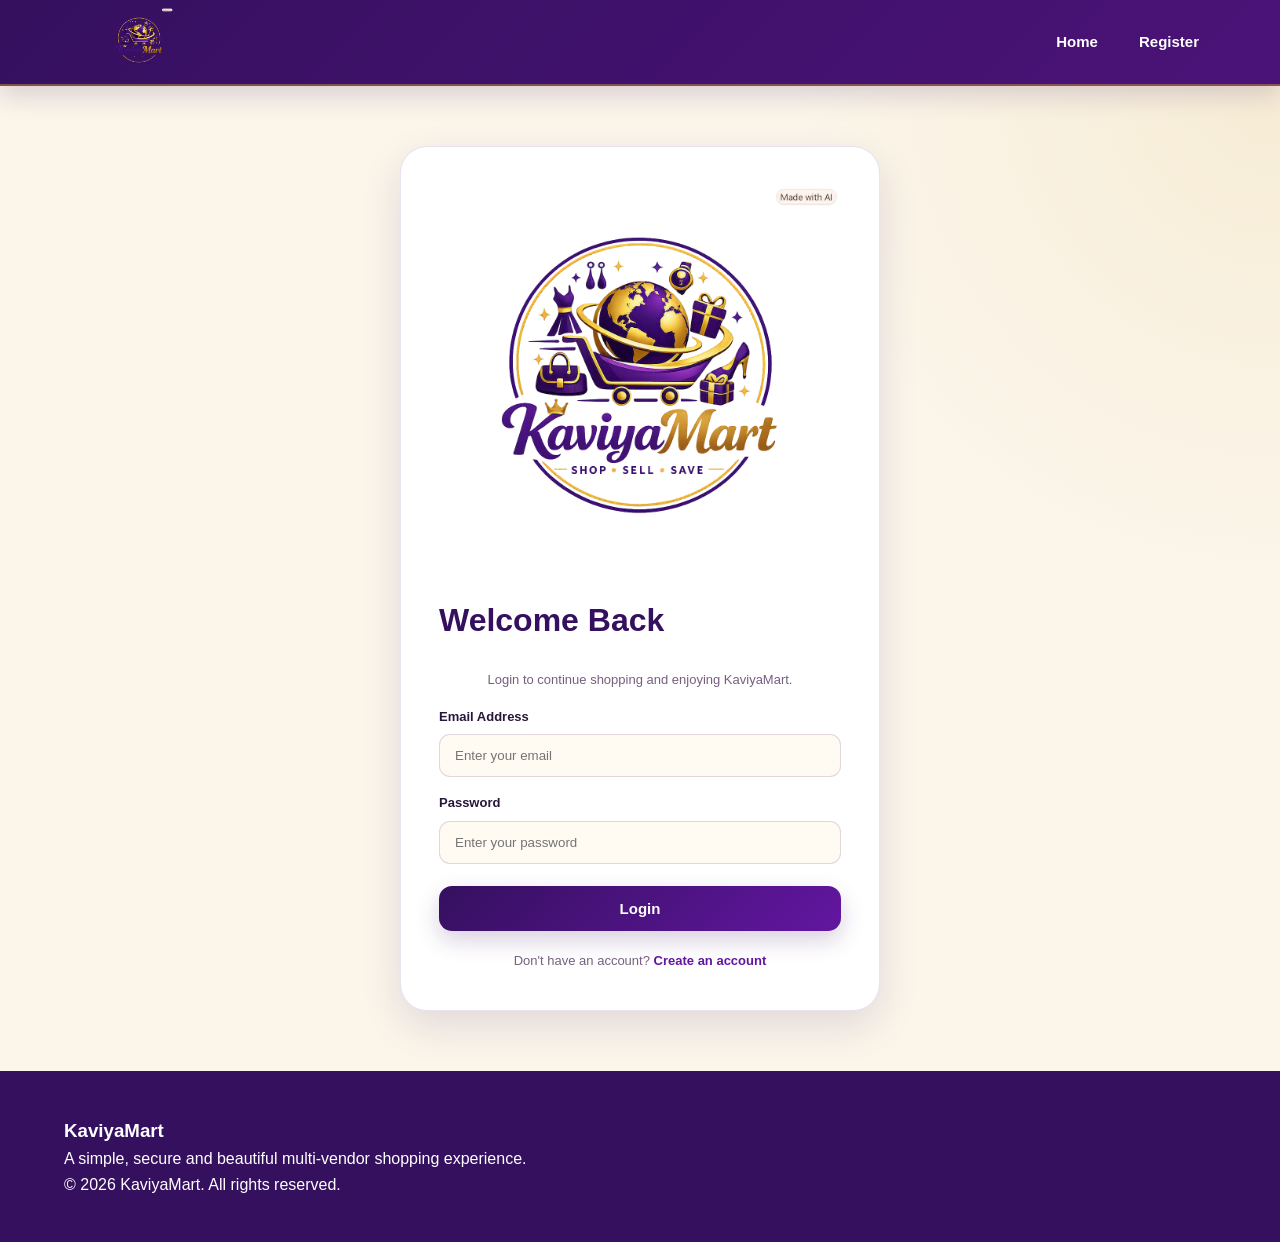
<file: frontend/seller.html>
<!DOCTYPE html>
<html lang="en">

<head>
    <meta charset="UTF-8">
    <meta name="viewport" content="width=device-width, initial-scale=1.0">

    <title>Seller Dashboard | KaviyaMart</title>

    <link rel="stylesheet" href="style.css">
</head>


<body>


<!-- ============================================================
     HEADER
============================================================ -->

<header class="header">

    <a
        href="index.html"
        class="logo"
        aria-label="KaviyaMart Home"
    >
        <img
            src="kaviyamart-logo.png"
            alt="KaviyaMart Logo"
        >
    </a>


    <nav>

        <a href="index.html">
            Home
        </a>


        <a
            href="seller.html"
            class="active"
        >
            Dashboard
        </a>


        <a href="add-product.html">
            Add Product
        </a>


        <a href="seller-orders.html">
            Orders
        </a>


        <a
            href="#"
            id="logoutLink"
        >
            Logout
        </a>

    </nav>

</header>



<!-- ============================================================
     MAIN SELLER DASHBOARD
============================================================ -->

<main class="seller-page">


    <!-- ========================================================
         WELCOME SECTION
    ========================================================= -->

    <section class="seller-hero">

        <div class="seller-hero-content">


            <h1>
                Welcome back,
                <span id="sellerName">Seller</span> 👋
            </h1>


            <p>
                Manage your products, view customer orders
                and grow your KaviyaMart store.
            </p>

        </div>


        <div class="seller-hero-action">

            <a
                href="add-product.html"
                class="btn"
            >
                + Add Product
            </a>

        </div>

    </section>



    <!-- ========================================================
         SELLER STATS
    ========================================================= -->

    <section class="stats-grid">


        <!-- PRODUCTS -->

        <div class="stat-card">

            <div class="stat-icon">
                
            </div>


            <div>

                <span class="stat-label">
                    My Products
                </span>


                <strong id="productCount">
                    0
                </strong>

            </div>

        </div>



        <!-- ORDERS -->

        <div class="stat-card">

            <div class="stat-icon">
                
            </div>


            <div>

                <span class="stat-label">
                    Orders
                </span>


                <strong id="orderCount">
                    —
                </strong>

            </div>

        </div>



        <!-- SALES -->

        <div class="stat-card">

            <div class="stat-icon">
                
            </div>


            <div>

                <span class="stat-label">
                    Sales
                </span>


                <strong id="salesAmount">
                    —
                </strong>

            </div>

        </div>

    </section>



    <!-- ========================================================
         STORE MANAGEMENT
    ========================================================= -->

    <section class="seller-actions">


        <div class="seller-section-heading">

            <div>

                <span class="eyebrow">
                    STORE MANAGEMENT
                </span>


                <h2>
                    Manage Your Store


                </h2>


               

            </div>

        </div>



        



                



    <!-- ========================================================
         MY PRODUCTS
    ========================================================= -->

    <section
        class="seller-products-section"
        id="my-products"
    >


        <div class="seller-section-heading">


            <div>


                <h2>
                    My Products
                </h2>


                <p>
                    Products currently listed in your
                    KaviyaMart store.
                </p>

            </div>


        </div>



        <div
            id="sellerProducts"
            class="product-grid"
        >

            <div class="loading-state">
                Loading your products...
            </div>

        </div>

    </section>



    <!-- ========================================================
         SELLER TIP
    ========================================================= -->

    <section class="seller-tip">



        <div>


            <h2>
                Make your products stand out
            </h2>


            <p>
                Use clear product images, attractive descriptions
                and accurate pricing to give customers a better
                shopping experience.
            </p>

        </div>


    </section>


</main>



<!-- ============================================================
     FOOTER
============================================================ -->

<footer class="footer">


    <div class="footer-content">


        <div>

            <h3>
                KaviyaMart
            </h3>


            <p>
                A modern multi-vendor marketplace built for
                buyers and sellers.
            </p>

        </div>


        <div>

            <p class="brand-line">
                © 2026 KaviyaMart. All rights reserved.
            </p>

        </div>


    </div>


</footer>



<!-- ============================================================
     JAVASCRIPT
============================================================ -->

<script src="script.js"></script>


</body>

</html>
</file>
<file: frontend/style.css>
/* =========================================================
   KAVIYAMART — PREMIUM DESIGN SYSTEM
   Deep Violet • Warm Beige • Gold • White
   ========================================================= */


/* =========================================================
   1. COLOR SYSTEM
   ========================================================= */

:root {

    --violet-deep: #35105f;
    --violet-main: #4b1378;
    --violet: #6216a0;
    --violet-bright: #7628bd;

    --gold: #d6a72c;
    --gold-light: #f0c85c;
    --gold-dark: #a87918;

    --beige: #f6eddf;
    --beige-light: #fbf5ea;
    --cream: #fffaf2;

    --white: #ffffff;

    --text-dark: #29163b;
    --text: #472957;
    --text-soft: #765f80;

    --green: #27855c;
    --green-soft: #e9f6ef;

    --red: #b93d4d;
    --red-soft: #fff0f2;

    --pink-soft: #f8e9ee;

    --border:
        rgba(75, 19, 120, 0.12);

    --shadow-soft:
        0 8px 25px rgba(53, 16, 95, 0.08);

    --shadow:
        0 15px 40px rgba(53, 16, 95, 0.12);

    --shadow-large:
        0 25px 65px rgba(53, 16, 95, 0.16);

    --radius-small: 12px;
    --radius: 18px;
    --radius-large: 28px;

    --transition: 0.25s ease;
}


/* =========================================================
   2. RESET
   ========================================================= */

* {
    margin: 0;
    padding: 0;
    box-sizing: border-box;
}


html {
    scroll-behavior: smooth;
}


body {

    font-family:
        "Segoe UI",
        Arial,
        sans-serif;

    background: var(--beige-light);

    color: var(--text);

    line-height: 1.6;

    overflow-x: hidden;
}


a {
    text-decoration: none;
    color: inherit;
}


button,
input,
select,
textarea {
    font-family: inherit;
}


img {
    max-width: 100%;
}


/* =========================================================
   3. HEADER
   ========================================================= */

.header {

    min-height: 82px;

    width: 100%;

    padding: 8px 5%;

    display: flex;

    align-items: center;

    justify-content: space-between;

    gap: 25px;

    background:
        linear-gradient(
            135deg,
            var(--violet-deep),
            var(--violet-main)
        );

    border-bottom:
        2px solid
        rgba(214, 167, 44, 0.45);

    position: sticky;

    top: 0;

    z-index: 1000;

    box-shadow:
        0 8px 28px
        rgba(53, 16, 95, 0.18);
}


/* =========================================================
   4. BRAND / LOGO
   ========================================================= */

.logo,
.brand-logo {

    display: flex;

    align-items: center;

    flex-shrink: 0;
}


.logo img,
.brand-logo img {

    width: 150px;

    height: 68px;

    object-fit: contain;

    display: block;

    transition: var(--transition);

}


.logo img:hover,
.brand-logo img:hover {

    transform: scale(1.04);
}


/* =========================================================
   FALLBACK TEXT LOGO
   ========================================================= */

.logo:not(:has(img)) {

    color: var(--gold-light);

    font-size: 24px;

    font-weight: 800;

    letter-spacing: -0.5px;
}


/* =========================================================
   5. NAVIGATION
   ========================================================= */

.header nav {

    display: flex;

    align-items: center;

    gap: 7px;

    flex-wrap: wrap;
}


.header nav a {

    color: var(--white);

    padding:
        11px 17px;

    border-radius:
        11px;

    font-size: 15px;

    font-weight: 600;

    transition: var(--transition);
}


.header nav a:hover {

    color: var(--gold-light);

    background:
        rgba(255, 255, 255, 0.10);
}


.header nav a.active {

    color: var(--gold-light);

    background:
        rgba(214, 167, 44, 0.17);

    box-shadow:
        inset 0 0 0 1px
        rgba(214, 167, 44, 0.18);
}


/* =========================================================
   6. HEADER BUTTONS
   ========================================================= */

.header-actions {

    display: flex;

    align-items: center;

    gap: 9px;
}


.header-login {

    color: var(--white);

    font-weight: 600;

    padding: 10px 16px;

    border-radius: 10px;
}


.header-login:hover {

    color: var(--gold-light);
}


.header-register {

    background:
        linear-gradient(
            135deg,
            var(--gold),
            var(--gold-light)
        );

    color:
        var(--violet-deep);

    font-weight: 800;

    padding:
        11px 19px;

    border-radius: 11px;

    box-shadow:
        0 6px 18px
        rgba(214, 167, 44, 0.20);

    transition: var(--transition);
}


.header-register:hover {

    transform: translateY(-2px);

    box-shadow:
        0 10px 25px
        rgba(214, 167, 44, 0.30);
}


/* =========================================================
   7. HERO
   ========================================================= */

.hero {

    min-height:
        calc(100vh - 82px);

    padding:
        75px 5%
        85px;

    position: relative;

    background:

        radial-gradient(
            circle at 85% 20%,
            rgba(214, 167, 44, 0.13),
            transparent 28%
        ),

        radial-gradient(
            circle at 10% 80%,
            rgba(98, 22, 160, 0.07),
            transparent 30%
        ),

        var(--beige-light);
}


.hero-content {

    max-width: 1250px;

    margin: auto;

    display: grid;

    grid-template-columns:
        1.05fr 0.95fr;

    gap: 55px;

    align-items: center;
}


/* =========================================================
   8. HERO TEXT
   ========================================================= */

.hero-text {

    position: relative;

    z-index: 2;
}


.hero-eyebrow {

    display: flex;

    align-items: center;

    gap: 10px;

    color: var(--gold-dark);

    font-size: 12px;

    font-weight: 800;

    letter-spacing: 2px;

    margin-bottom: 18px;
}


.hero-eyebrow span {

    width: 30px;

    height: 2px;

    background: var(--gold);

    border-radius: 10px;
}


.hero-text h1 {

    color: var(--violet-deep);

    font-size:
        clamp(42px, 5vw, 70px);

    line-height: 1.03;

    letter-spacing: -2.2px;

    font-weight: 800;

    margin-bottom: 24px;
}


.hero-text h1 span {

    color: var(--violet-bright);

    position: relative;
}


.hero-text h1 span::after {

    content: "";

    position: absolute;

    left: 0;

    bottom: -5px;

    width: 100%;

    height: 5px;

    border-radius: 10px;

    background:
        linear-gradient(
            90deg,
            var(--gold),
            transparent
        );
}


.hero-text > p {

    max-width: 650px;

    color: var(--text-soft);

    font-size: 17px;

    line-height: 1.8;

    margin-bottom: 30px;
}


/* =========================================================
   9. BUTTONS
   ========================================================= */

.btn {

    display: inline-flex;

    align-items: center;

    justify-content: center;

    gap: 9px;

    padding:
        14px 25px;

    border: none;

    border-radius: 13px;

    cursor: pointer;

    background:
        linear-gradient(
            135deg,
            var(--violet-deep),
            var(--violet)
        );

    color: var(--white);

    font-size: 15px;

    font-weight: 700;

    box-shadow:
        0 9px 23px
        rgba(53, 16, 95, 0.20);

    transition: var(--transition);
}


.btn:hover {

    transform: translateY(-3px);

    box-shadow:
        0 14px 30px
        rgba(53, 16, 95, 0.27);
}


.secondary-btn {

    background:
        var(--white);

    color:
        var(--violet-deep);

    border:
        1px solid
        rgba(53, 16, 95, 0.15);

    box-shadow:
        var(--shadow-soft);
}


.secondary-btn:hover {

    color: var(--violet);

    border-color:
        var(--gold);
}


.gold-btn {

    background:
        linear-gradient(
            135deg,
            var(--gold-dark),
            var(--gold)
        );

    color: var(--white);
}


.green-btn {

    background:
        linear-gradient(
            135deg,
            #247451,
            var(--green)
        );
}


/* =========================================================
   10. HERO BUTTON AREA
   ========================================================= */

.hero-buttons {

    display: flex;

    flex-wrap: wrap;

    gap: 14px;

    margin-bottom: 36px;
}


/* =========================================================
   11. HERO FEATURES
   ========================================================= */

.hero-features {

    display: grid;

    grid-template-columns:
        repeat(2, minmax(0, 1fr));

    gap: 16px;

    max-width: 650px;
}


.hero-feature {

    display: flex;

    align-items: center;

    gap: 12px;
}


.feature-icon {

    width: 40px;

    height: 40px;

    flex-shrink: 0;

    border-radius: 12px;

    display: flex;

    align-items: center;

    justify-content: center;

    background:
        var(--green-soft);

    color:
        var(--green);

    font-weight: 800;
}


.hero-feature strong {

    display: block;

    color: var(--text-dark);

    font-size: 13px;
}


.hero-feature small {

    display: block;

    color: var(--text-soft);

    font-size: 11px;
}


/* =========================================================
   12. HERO VISUAL
   ========================================================= */

.hero-visual {

    min-height: 550px;

    display: flex;

    align-items: center;

    justify-content: center;

    position: relative;
}


.hero-glow {

    position: absolute;

    width: 450px;

    height: 450px;

    border-radius: 50%;

    background:
        radial-gradient(
            circle,
            rgba(98, 22, 160, 0.14),
            rgba(214, 167, 44, 0.09),
            transparent 70%
        );
}


.hero-visual-card {

    width: min(100%, 500px);

    min-height: 510px;

    padding: 30px;

    border-radius: 36px;

    background:
        linear-gradient(
            145deg,
            #fffdf8,
            var(--beige)
        );

    border:
        1px solid
        rgba(214, 167, 44, 0.28);

    box-shadow:
        var(--shadow-large);

    display: flex;

    flex-direction: column;

    align-items: center;

    justify-content: center;

    position: relative;

    overflow: hidden;
}


/* =========================================================
   13. HERO LOGO
   ========================================================= */

.hero-brand-mark {

    width: 250px;

    height: 250px;

    display: flex;

    align-items: center;

    justify-content: center;

    position: relative;

    z-index: 2;

    margin-bottom: 12px;
}


.hero-brand-mark img {

    width: 100%;

    height: 100%;

    object-fit: contain;

    filter:
        drop-shadow(
            0 12px 20px
            rgba(53, 16, 95, 0.12)
        );
}


/* =========================================================
   14. HERO DECORATIONS
   ========================================================= */

.hero-decor {

    position: absolute;

    border-radius: 50%;

    pointer-events: none;
}


.decor-one {

    width: 170px;

    height: 170px;

    top: -70px;

    right: -65px;

    background:
        rgba(214, 167, 44, 0.12);
}


.decor-two {

    width: 120px;

    height: 120px;

    bottom: -40px;

    left: -45px;

    background:
        rgba(98, 22, 160, 0.09);
}


/* =========================================================
   15. SHOPPING BAG
   ========================================================= */

.hero-shopping-scene {

    width: 100%;

    min-height: 115px;

    display: flex;

    justify-content: center;

    align-items: center;

    position: relative;
}


.shopping-bag {

    width: 180px;

    height: 120px;

    border-radius:
        8px 8px 18px 18px;

    background:
        linear-gradient(
            145deg,
            var(--violet-deep),
            var(--violet)
        );

    display: flex;

    flex-direction: column;

    align-items: center;

    justify-content: center;

    color: var(--gold-light);

    box-shadow:
        0 18px 30px
        rgba(53, 16, 95, 0.20);

    position: relative;
}


.bag-handle {

    width: 78px;

    height: 35px;

    position: absolute;

    top: -27px;

    border:
        5px solid
        var(--gold);

    border-bottom: none;

    border-radius:
        50px 50px 0 0;
}


.bag-logo {

    font-size: 18px;

    font-weight: 800;
}


.shopping-bag small {

    font-size: 7px;

    letter-spacing: 2px;
}


/* =========================================================
   16. FLOATING PRODUCTS
   ========================================================= */

.mini-product {

    width: 58px;

    height: 58px;

    border-radius: 18px;

    display: flex;

    align-items: center;

    justify-content: center;

    position: absolute;

    background:
        rgba(255,255,255,0.96);

    border:
        1px solid
        rgba(214, 167, 44, 0.28);

    box-shadow:
        var(--shadow);

    font-size: 27px;
}


.product-bag {

    left: 5px;

    top: 0;
}


.product-watch {

    right: 5px;

    top: 0;
}


.product-gift {

    left: 30px;

    bottom: 0;
}


.product-jewelry {

    right: 30px;

    bottom: 0;
}


/* =========================================================
   17. HERO QUOTE
   ========================================================= */

.hero-quote {

    text-align: center;

    margin-top: 18px;
}


.hero-quote span {

    display: block;

    color: var(--text-soft);

    font-size: 13px;
}


.hero-quote strong {

    display: block;

    color: var(--violet-deep);

    font-size: 23px;
}


/* =========================================================
   18. CATEGORIES
   ========================================================= */

.categories {

    padding:
        90px 5%;

    background:
        var(--white);
}


.section-heading-row {

    max-width: 1250px;

    margin:
        0 auto 40px;

    display: flex;

    align-items: flex-end;

    justify-content: space-between;

    gap: 30px;
}


.section-eyebrow {

    color: var(--gold-dark);

    font-size: 12px;

    font-weight: 800;

    letter-spacing: 2px;

    margin-bottom: 7px;
}


.section-title {

    color: var(--violet-deep);

    font-size:
        clamp(30px, 4vw, 45px);

    line-height: 1.1;

    margin-bottom: 8px;
}


.section-subtitle {

    color: var(--text-soft);

    font-size: 15px;
}


.outline-link {

    padding:
        10px 16px;

    border:
        1px solid
        rgba(53, 16, 95, 0.15);

    border-radius: 11px;

    color: var(--violet-deep);

    font-size: 14px;

    font-weight: 700;

    transition: var(--transition);
}


.outline-link:hover {

    color: var(--violet);

    border-color: var(--gold);
}


/* =========================================================
   19. CATEGORY GRID
   ========================================================= */

.category-grid {

    max-width: 1250px;

    margin: auto;

    display: grid;

    grid-template-columns:
        repeat(5, 1fr);

    gap: 17px;
}


.category-card {

    min-height: 235px;

    padding: 23px;

    border-radius: 23px;

    position: relative;

    overflow: hidden;

    border:
        1px solid
        rgba(53, 16, 95, 0.07);

    box-shadow:
        var(--shadow-soft);

    transition: var(--transition);
}


.category-card:hover {

    transform: translateY(-7px);

    box-shadow:
        var(--shadow);
}


.category-visual {

    height: 125px;

    display: flex;

    align-items: center;

    justify-content: center;

    font-size: 65px;

    transition: var(--transition);
}


.category-card:hover .category-visual {

    transform: scale(1.08);
}


.category-content h3 {

    color: var(--violet-deep);

    font-size: 18px;

    margin-bottom: 2px;
}


.category-content p {

    color: var(--text-soft);

    font-size: 12px;
}


.category-arrow {

    width: 32px;

    height: 32px;

    position: absolute;

    right: 18px;

    bottom: 17px;

    display: flex;

    align-items: center;

    justify-content: center;

    border-radius: 50%;

    background:
        var(--white);

    color: var(--violet-deep);

    font-weight: 800;
}


.category-fashion {

    background:
        #f8eee4;
}


.category-watches {

    background:
        #f3ead8;
}


.category-jewelry {

    background:
        var(--pink-soft);
}


.category-electronics {

    background:
        #eee9f3;
}


.category-accessories {

    background:
        #f0e9db;
}


/* =========================================================
   20. WHY KAVIYAMART
   ========================================================= */

.why-section {

    padding:
        95px 5%;

    background:
        linear-gradient(
            135deg,
            var(--violet-deep),
            var(--violet-main)
        );

    color:
        var(--white);
}


.why-container {

    max-width: 1250px;

    margin: auto;

    display: grid;

    grid-template-columns:
        0.8fr 1.2fr;

    gap: 65px;

    align-items: center;
}


.why-content .section-eyebrow {

    color:
        var(--gold-light);
}


.why-content h2 {

    font-size:
        clamp(34px, 4vw, 52px);

    line-height: 1.1;

    margin-bottom: 18px;
}


.why-content h2 span {

    color:
        var(--gold-light);
}


.why-content > p {

    max-width: 510px;

    color:
        rgba(255,255,255,0.76);

    line-height: 1.8;

    margin-bottom: 28px;
}


.why-features {

    display: grid;

    grid-template-columns:
        repeat(3, 1fr);

    gap: 15px;
}


.why-card {

    padding: 25px;

    border-radius: 21px;

    background:
        rgba(255,255,255,0.07);

    border:
        1px solid
        rgba(255,255,255,0.11);

    transition: var(--transition);
}


.why-card:hover {

    transform: translateY(-5px);

    background:
        rgba(255,255,255,0.12);
}


.why-icon {

    width: 45px;

    height: 45px;

    border-radius: 14px;

    display: flex;

    align-items: center;

    justify-content: center;

    background:
        rgba(214,167,44,0.15);

    color:
        var(--gold-light);

    font-size: 21px;

    margin-bottom: 18px;
}


.why-card h3 {

    font-size: 17px;

    margin-bottom: 8px;
}


.why-card p {

    color:
        rgba(255,255,255,0.65);

    font-size: 13px;

    line-height: 1.7;
}


/* =========================================================
   21. SELLER CTA
   ========================================================= */

.seller-cta {

    padding:
        75px 5%;

    background:
        var(--beige);
}


.seller-cta-inner {

    max-width: 1100px;

    margin: auto;

    padding:
        45px 50px;

    border-radius: 30px;

    background:
        linear-gradient(
            135deg,
            var(--cream),
            #f4e5cf
        );

    border:
        1px solid
        rgba(214,167,44,0.25);

    box-shadow:
        var(--shadow);

    display: flex;

    align-items: center;

    justify-content: space-between;

    gap: 35px;
}


.seller-cta h2 {

    color:
        var(--violet-deep);

    font-size:
        clamp(28px,4vw,43px);

    line-height: 1.15;

    margin-bottom: 12px;
}


.seller-cta h2 span {

    color:
        var(--violet);
}


.seller-cta p {

    max-width: 620px;

    color:
        var(--text-soft);
}


/* =========================================================
   22. FOOTER
   ========================================================= */

.footer {

    background:
        var(--violet-deep);

    color:
        var(--white);

    padding:
        45px 5%;
}


.footer-content {

    max-width: 1250px;

    margin: auto;

    display: grid;

    grid-template-columns:
        1fr auto 1fr;

    gap: 30px;

    align-items: center;
}


.footer-brand img {

    width: 145px;

    height: 65px;

    object-fit: contain;
}


.footer-brand p {

    color:
        rgba(255,255,255,0.62);

    font-size: 11px;

    letter-spacing: 2px;
}


.footer-links {

    display: flex;

    justify-content: center;

    flex-wrap: wrap;

    gap: 22px;
}


.footer-links a {

    color:
        rgba(255,255,255,0.76);

    font-size: 13px;

    transition: var(--transition);
}


.footer-links a:hover {

    color:
        var(--gold-light);
}


.footer-copy {

    color:
        rgba(255,255,255,0.50);

    font-size: 12px;

    text-align: right;
}


/* =========================================================
   23. FORM PAGE
   ========================================================= */

.form-page {

    min-height:
        calc(100vh - 82px);

    padding:
        60px 20px;

    display: flex;

    align-items: center;

    justify-content: center;

    background:

        radial-gradient(
            circle at top right,
            rgba(214,167,44,0.11),
            transparent 30%
        ),

        var(--beige-light);
}


.form-container {

    width:
        min(100%, 480px);

    padding:
        38px;

    border-radius:
        27px;

    background:
        var(--white);

    border:
        1px solid
        var(--border);

    box-shadow:
        var(--shadow);
}


.form-container h1 {

    color:
        var(--violet-deep);

    font-size: 32px;

    margin-bottom: 24px;
}


.form-container label {

    display: block;

    color:
        var(--text-dark);

    font-size: 13px;

    font-weight: 700;

    margin:
        16px 0 7px;
}


.form-container input,
.form-container select,
.form-container textarea {

    width: 100%;

    padding:
        13px 15px;

    border:
        1px solid
        rgba(53,16,95,0.15);

    border-radius:
        11px;

    outline: none;

    background:
        var(--cream);

    color:
        var(--text-dark);

    transition:
        var(--transition);
}


.form-container input:focus,
.form-container select:focus,
.form-container textarea:focus {

    border-color:
        var(--violet);

    box-shadow:
        0 0 0 4px
        rgba(98,22,160,0.08);
}


.form-container .btn {

    width: 100%;

    margin-top: 22px;
}


.form-container p {

    color:
        var(--text-soft);

    font-size: 13px;

    margin-top: 20px;

    text-align: center;
}


.form-container p a {

    color:
        var(--violet);

    font-weight: 700;
}


/* =========================================================
   24. IMAGE UPLOAD
   ========================================================= */

.image-help {

    color:
        var(--text-soft);

    font-size: 12px;

    margin-top: 7px;
}


#imagePreview {

    padding: 15px;

    margin-top: 15px;

    border-radius: 18px;

    background:
        var(--beige);

    border:
        1px dashed
        rgba(53,16,95,0.20);
}


#previewImage {

    margin:
        10px auto 0;

    border-radius: 12px;

    object-fit: contain;
}


/* =========================================================
   25. PRODUCT GRID
   ========================================================= */

.product-grid {

    display: grid;

    grid-template-columns:
        repeat(4, minmax(0, 1fr));

    gap: 20px;
}


.product-card {

    background:
        var(--white);

    border:
        1px solid
        var(--border);

    border-radius:
        20px;

    overflow: hidden;

    box-shadow:
        var(--shadow-soft);

    transition:
        var(--transition);
}


.product-card:hover {

    transform:
        translateY(-5px);

    box-shadow:
        var(--shadow);
}


.product-card img {

    width: 100%;

    height: 220px;

    object-fit: cover;

    background:
        var(--beige);
}


.product-card-content {

    padding: 18px;
}


.product-card h3 {

    color:
        var(--violet-deep);

    font-size: 17px;

    margin-bottom: 6px;
}


.product-card p {

    color:
        var(--text-soft);

    font-size: 13px;
}


.product-price {

    color:
        var(--violet);

    font-size: 21px;

    font-weight: 800;

    margin:
        10px 0;
}


/* =========================================================
   26. CART
   ========================================================= */

.cart-panel {

    background:
        var(--white);

    border-radius:
        24px;

    box-shadow:
        var(--shadow-large);

    border:
        1px solid
        var(--border);
}


.cart-item {

    padding:
        15px 0;

    border-bottom:
        1px solid
        rgba(53,16,95,0.08);
}


.cart-total {

    color:
        var(--violet-deep);

    font-size:
        20px;

    font-weight:
        800;
}


/* =========================================================
   27. DASHBOARD
   ========================================================= */

.dashboard-page {

    min-height:
        calc(100vh - 82px);

    padding:
        55px 5%;

    background:
        var(--beige-light);
}


.dashboard-container {

    max-width:
        1250px;

    margin:
        auto;
}


.dashboard-title {

    color:
        var(--violet-deep);

    font-size:
        clamp(30px,4vw,45px);

    margin-bottom:
        8px;
}


.dashboard-subtitle {

    color:
        var(--text-soft);

    margin-bottom:
        30px;
}


/* =========================================================
   28. STAT CARDS
   ========================================================= */

.stats-grid {

    display:
        grid;

    grid-template-columns:
        repeat(3,1fr);

    gap:
        18px;

    margin-bottom:
        35px;
}


.stat-card {

    padding:
        25px;

    border-radius:
        20px;

    background:
        var(--white);

    border:
        1px solid
        var(--border);

    box-shadow:
        var(--shadow-soft);
}


.stat-card h3 {

    color:
        var(--text-soft);

    font-size:
        13px;

    margin-bottom:
        8px;
}


.stat-card strong {

    color:
        var(--violet-deep);

    font-size:
        30px;
}


/* =========================================================
   29. SEARCH
   ========================================================= */

.search-box {

    width:
        100%;

    max-width:
        550px;

    padding:
        14px 17px;

    border:
        1px solid
        rgba(53,16,95,0.14);

    border-radius:
        13px;

    background:
        var(--white);

    color:
        var(--text-dark);

    outline:
        none;
}


.search-box:focus {

    border-color:
        var(--violet);

    box-shadow:
        0 0 0 4px
        rgba(98,22,160,0.07);
}


/* =========================================================
   30. CATEGORY FILTER
   ========================================================= */

.category-filter {

    display:
        flex;

    gap:
        9px;

    flex-wrap:
        wrap;

    margin:
        22px 0 30px;
}


.category-filter button {

    padding:
        9px 15px;

    border:
        1px solid
        rgba(53,16,95,0.13);

    border-radius:
        10px;

    background:
        var(--white);

    color:
        var(--violet-deep);

    cursor:
        pointer;

    font-weight:
        600;

    transition:
        var(--transition);
}


.category-filter button:hover,
.category-filter button.active {

    background:
        var(--violet-deep);

    color:
        var(--white);

    border-color:
        var(--violet-deep);
}


/* =========================================================
   31. STATUS COLORS
   ========================================================= */

.success-message {

    color:
        var(--green);

    background:
        var(--green-soft);

    padding:
        12px 15px;

    border-radius:
        11px;
}


.error-message {

    color:
        var(--red);

    background:
        var(--red-soft);

    padding:
        12px 15px;

    border-radius:
        11px;
}


/* =========================================================
   32. RESPONSIVE — TABLET
   ========================================================= */

@media (max-width: 1100px) {

    .hero-content {

        grid-template-columns:
            1fr;

    }


    .hero-text {

        text-align:
            center;
    }


    .hero-eyebrow {

        justify-content:
            center;
    }


    .hero-text > p {

        margin-left:
            auto;

        margin-right:
            auto;
    }


    .hero-buttons {

        justify-content:
            center;
    }


    .hero-features {

        margin:
            auto;
    }


    .category-grid {

        grid-template-columns:
            repeat(3,1fr);
    }


    .why-container {

        grid-template-columns:
            1fr;
    }


    .product-grid {

        grid-template-columns:
            repeat(3,1fr);
    }
}


/* =========================================================
   33. RESPONSIVE — MOBILE
   ========================================================= */

@media (max-width: 850px) {

    .header {

        flex-wrap:
            wrap;

        justify-content:
            center;

        padding:
            10px 3%;
    }


    .header nav {

        order:
            3;

        width:
            100%;

        justify-content:
            center;

        overflow-x:
            auto;
    }


    .header-actions {

        margin-left:
            auto;
    }


    .hero {

        padding:
            55px 20px;
    }


    .hero-visual {

        min-height:
            460px;
    }


    .section-heading-row {

        flex-direction:
            column;

        align-items:
            flex-start;
    }


    .why-content {

        text-align:
            center;
    }


    .why-content > p {

        margin-left:
            auto;

        margin-right:
            auto;
    }


    .why-features {

        grid-template-columns:
            1fr;
    }


    .seller-cta-inner {

        flex-direction:
            column;

        text-align:
            center;
    }


    .footer-content {

        grid-template-columns:
            1fr;

        text-align:
            center;
    }


    .footer-brand {

        display:
            flex;

        flex-direction:
            column;

        align-items:
            center;
    }


    .footer-copy {

        text-align:
            center;
    }


    .product-grid {

        grid-template-columns:
            repeat(2,1fr);
    }


    .stats-grid {

        grid-template-columns:
            1fr;
    }
}


/* =========================================================
   34. RESPONSIVE — SMALL MOBILE
   ========================================================= */

@media (max-width: 600px) {

    .logo img,
    .brand-logo img {

        width:
            125px;

        height:
            58px;
    }


    .header nav a {

        padding:
            8px 11px;

        font-size:
            13px;
    }


    .header-login {

        display:
            none;
    }


    .header-register {

        padding:
            9px 13px;

        font-size:
            13px;
    }


    .hero-text h1 {

        font-size:
            42px;

        letter-spacing:
            -1.5px;
    }


    .hero-text > p {

        font-size:
            15px;
    }


    .hero-features {

        grid-template-columns:
            1fr;
    }


    .hero-visual {

        min-height:
            410px;
    }


    .hero-visual-card {

        min-height:
            420px;

        padding:
            20px;

        border-radius:
            28px;
    }


    .hero-brand-mark {

        width:
            190px;

        height:
            190px;
    }


    .category-grid {

        grid-template-columns:
            repeat(2,1fr);
    }


    .category-card {

        min-height:
            200px;

        padding:
            17px;
    }


    .category-visual {

        height:
            100px;

        font-size:
            52px;
    }


    .product-grid {

        grid-template-columns:
            1fr;
    }


    .product-card img {

        height:
            240px;
    }


    .form-page {

        padding:
            35px 15px;
    }


    .form-container {

        padding:
            28px 20px;
    }


    .seller-cta {

        padding:
            55px 20px;
    }


    .seller-cta-inner {

        padding:
            35px 22px;
    }
}


/* =========================================================
   35. VERY SMALL SCREEN
   ========================================================= */

@media (max-width: 400px) {

    .category-grid {

        grid-template-columns:
            1fr;
    }


    .hero-text h1 {

        font-size:
            37px;
    }


    .hero-buttons {

        flex-direction:
            column;
    }


    .hero-buttons .btn {

        width:
            100%;
    }
}
</file>
